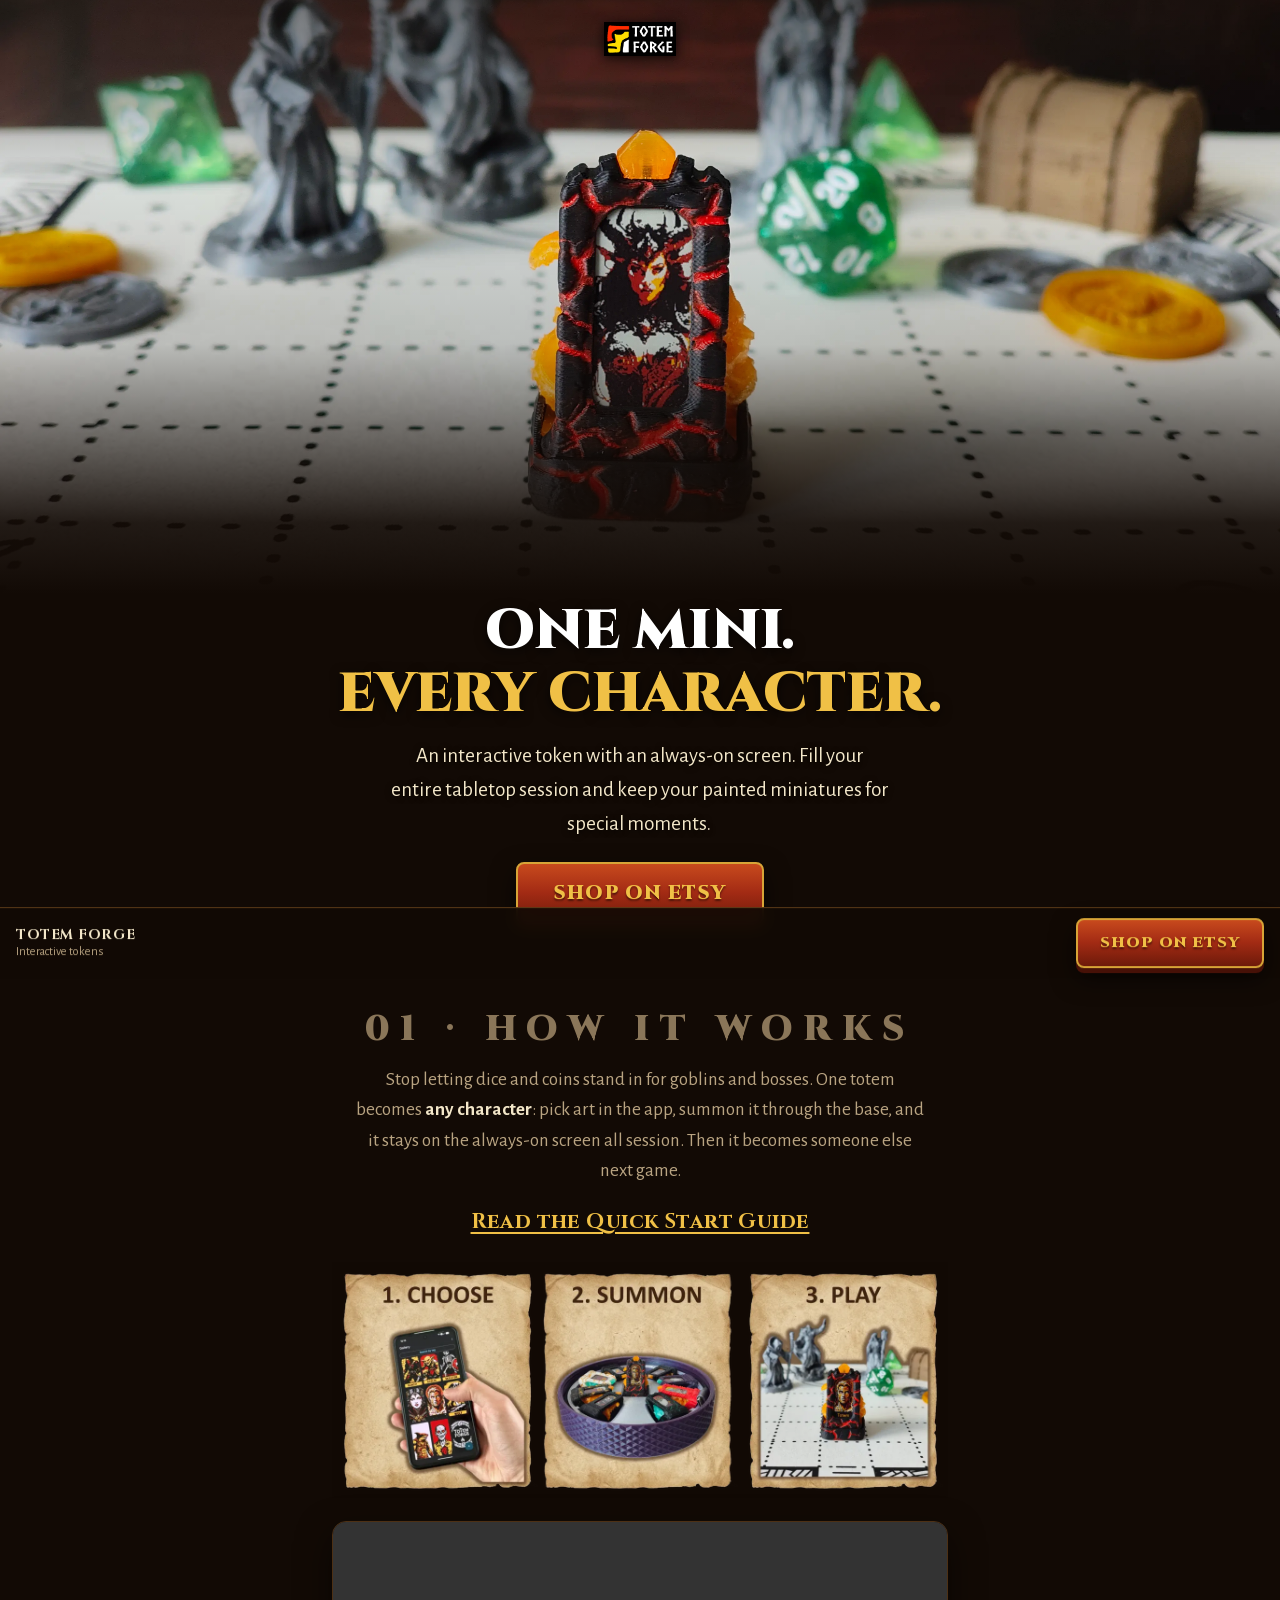
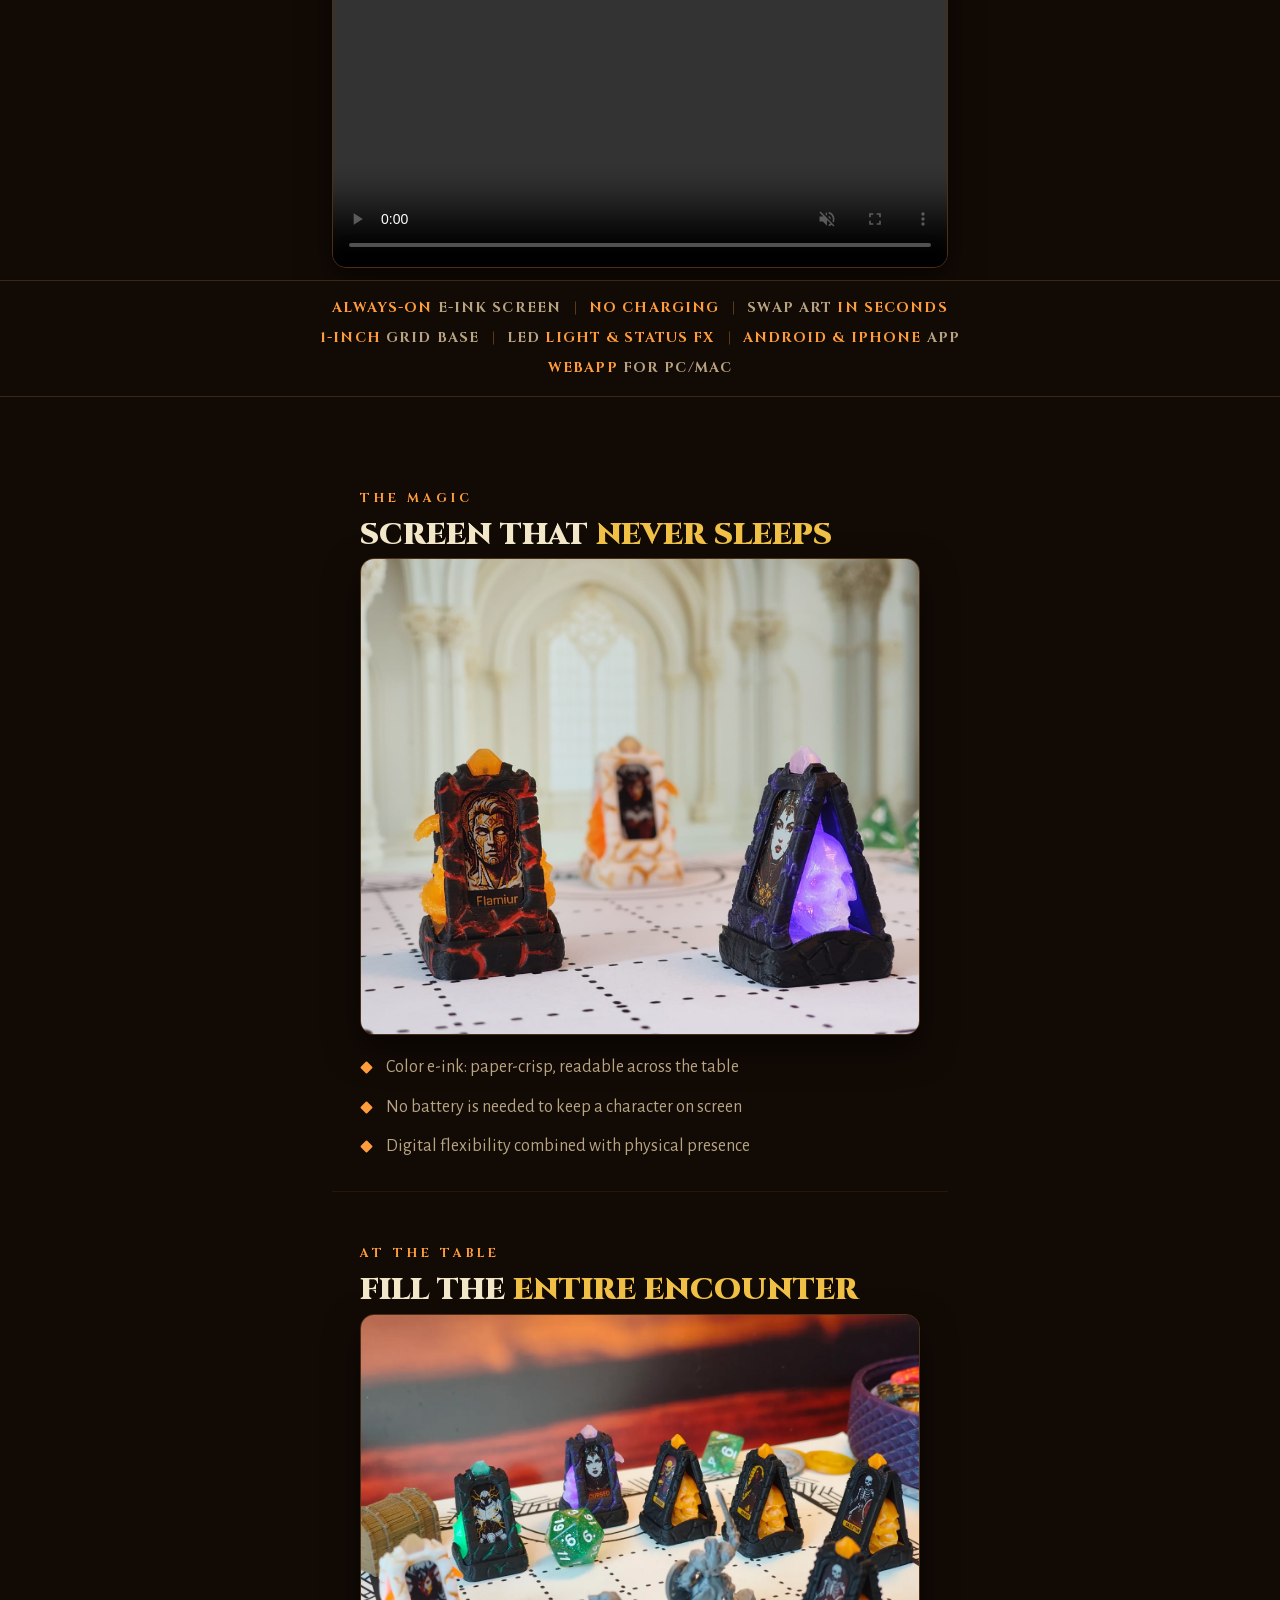
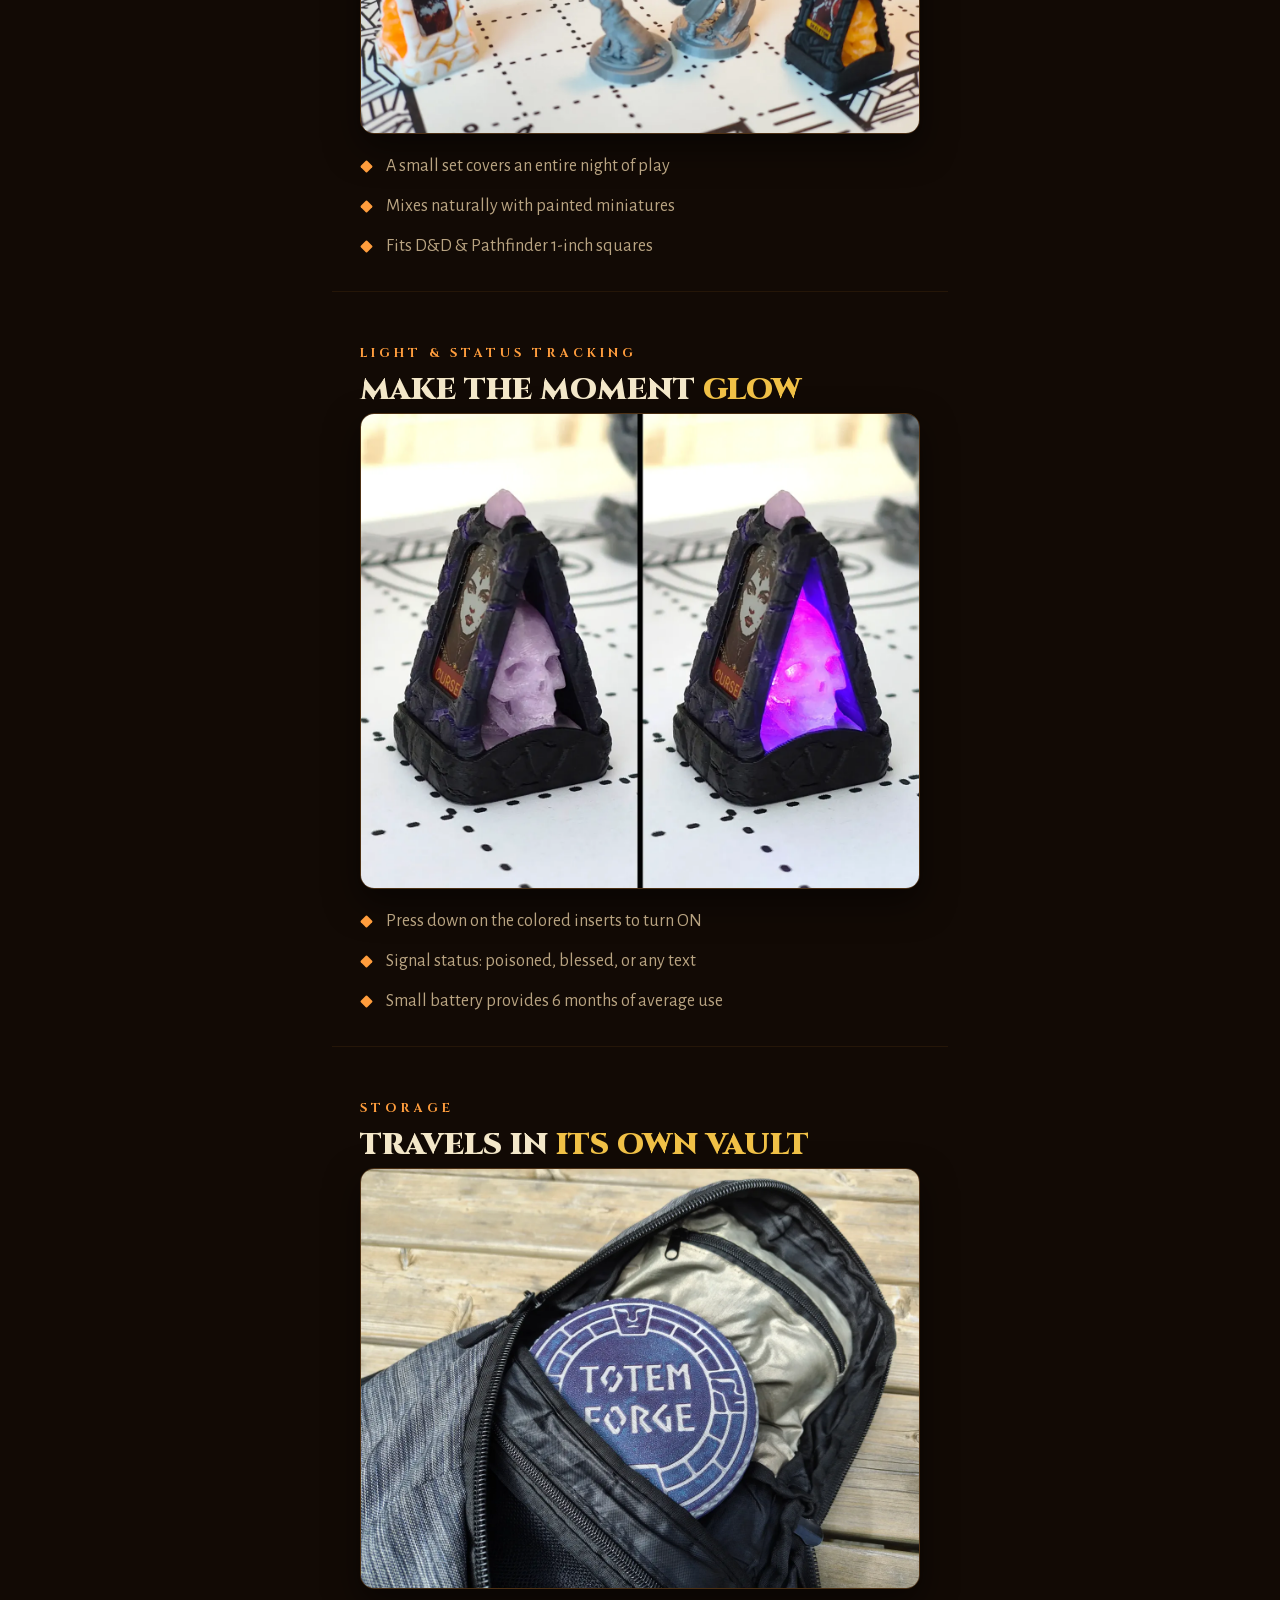
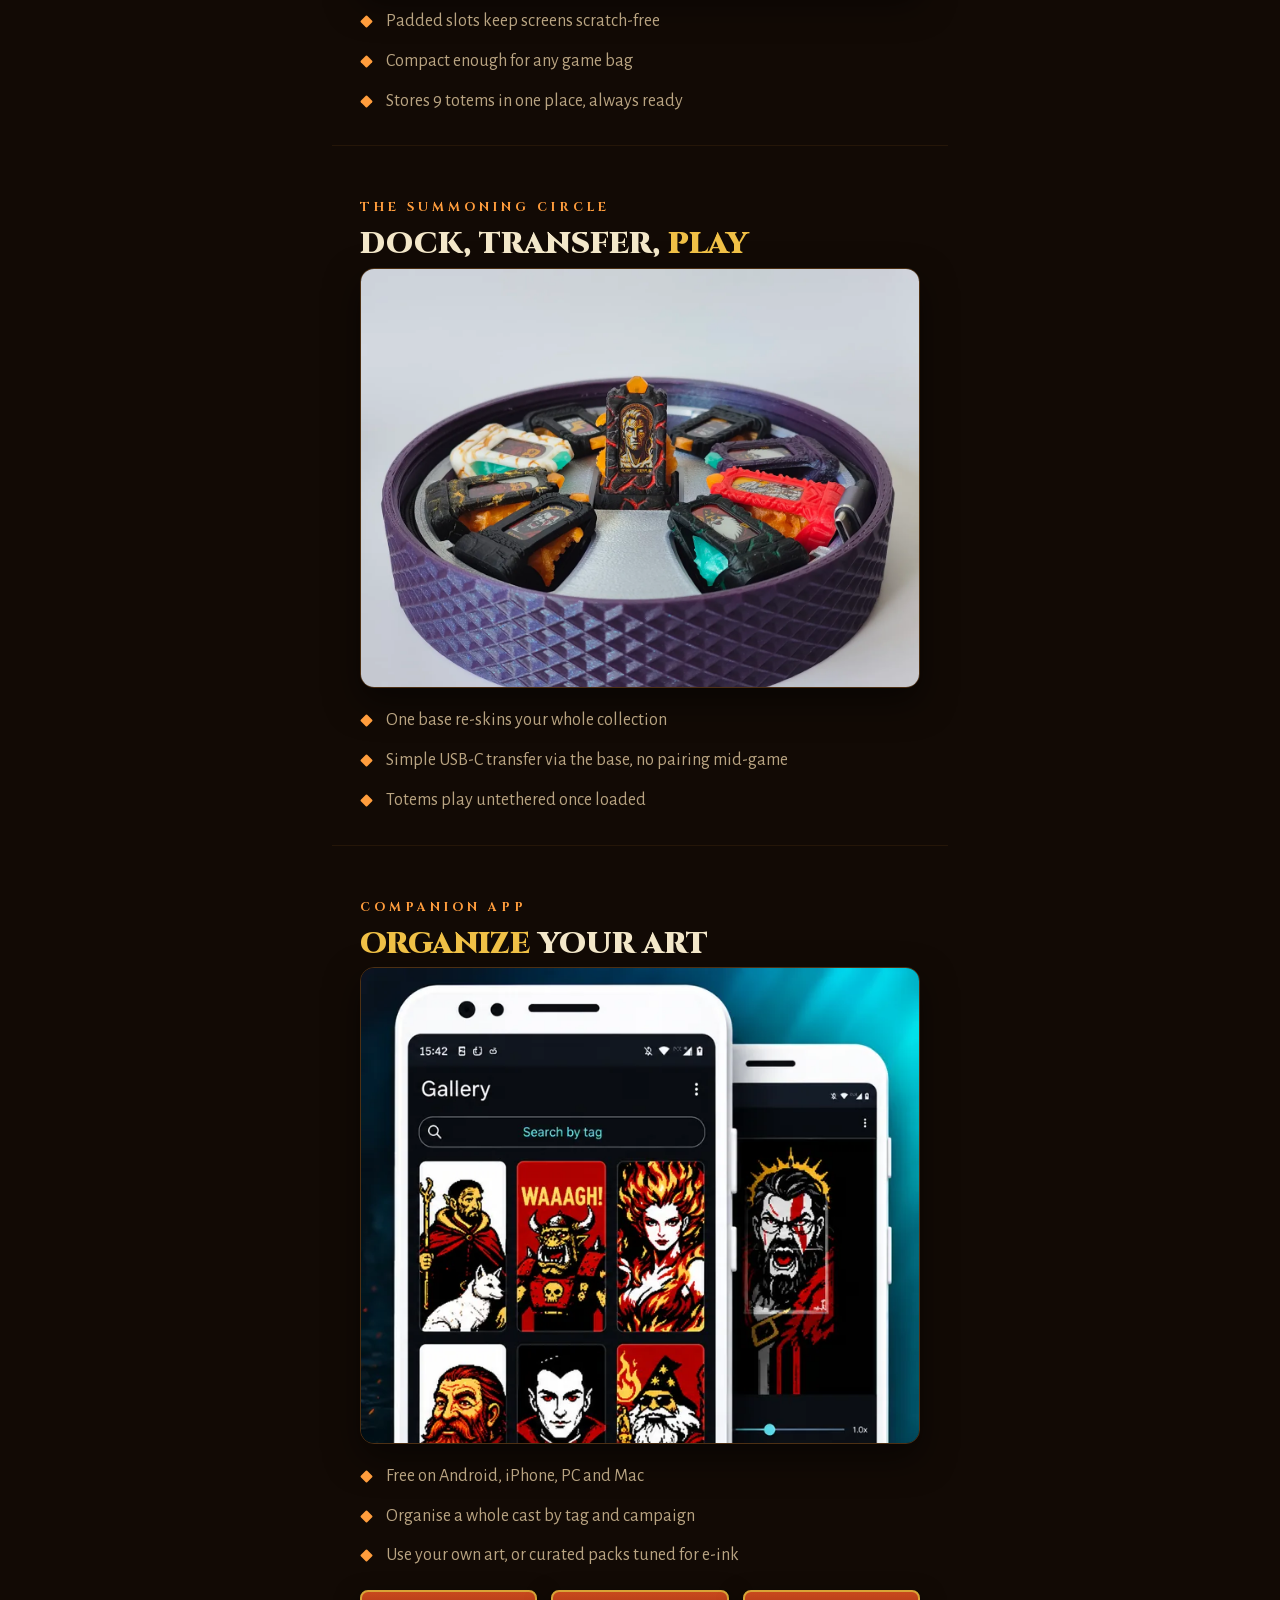
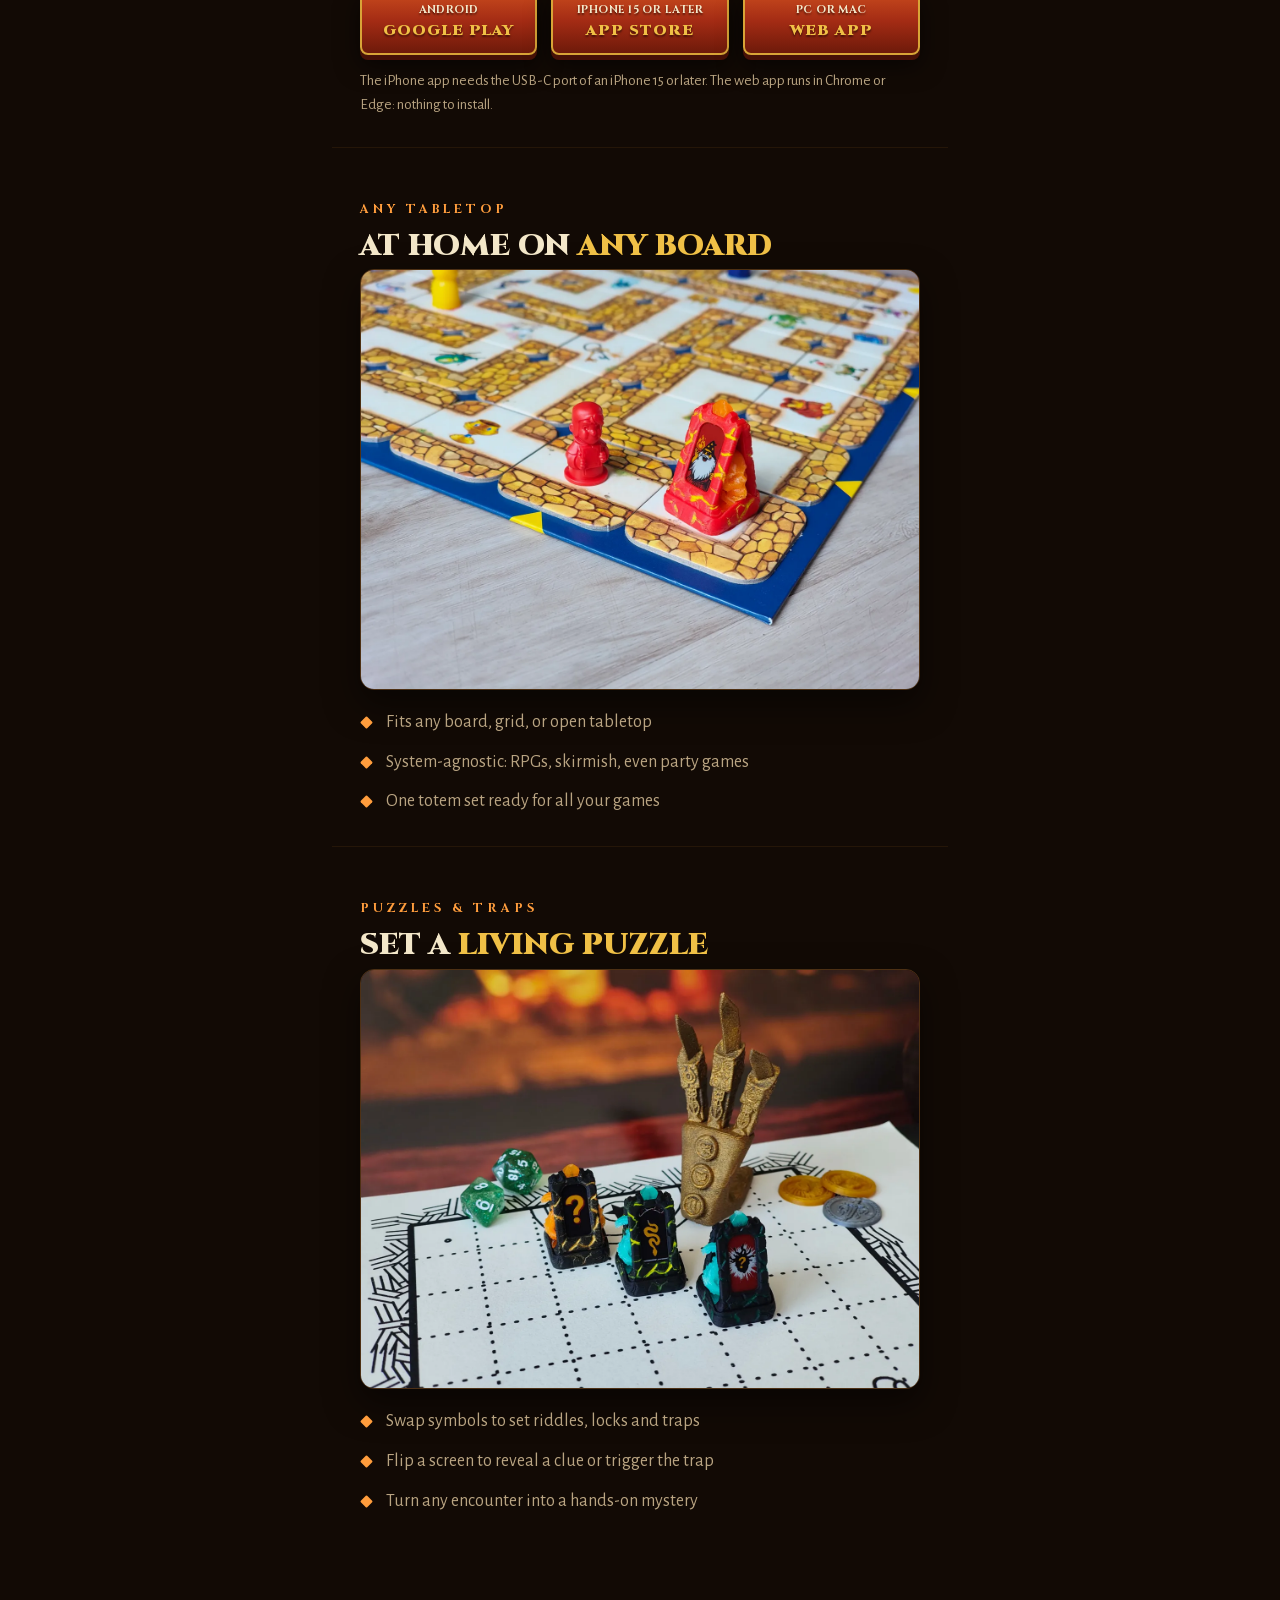
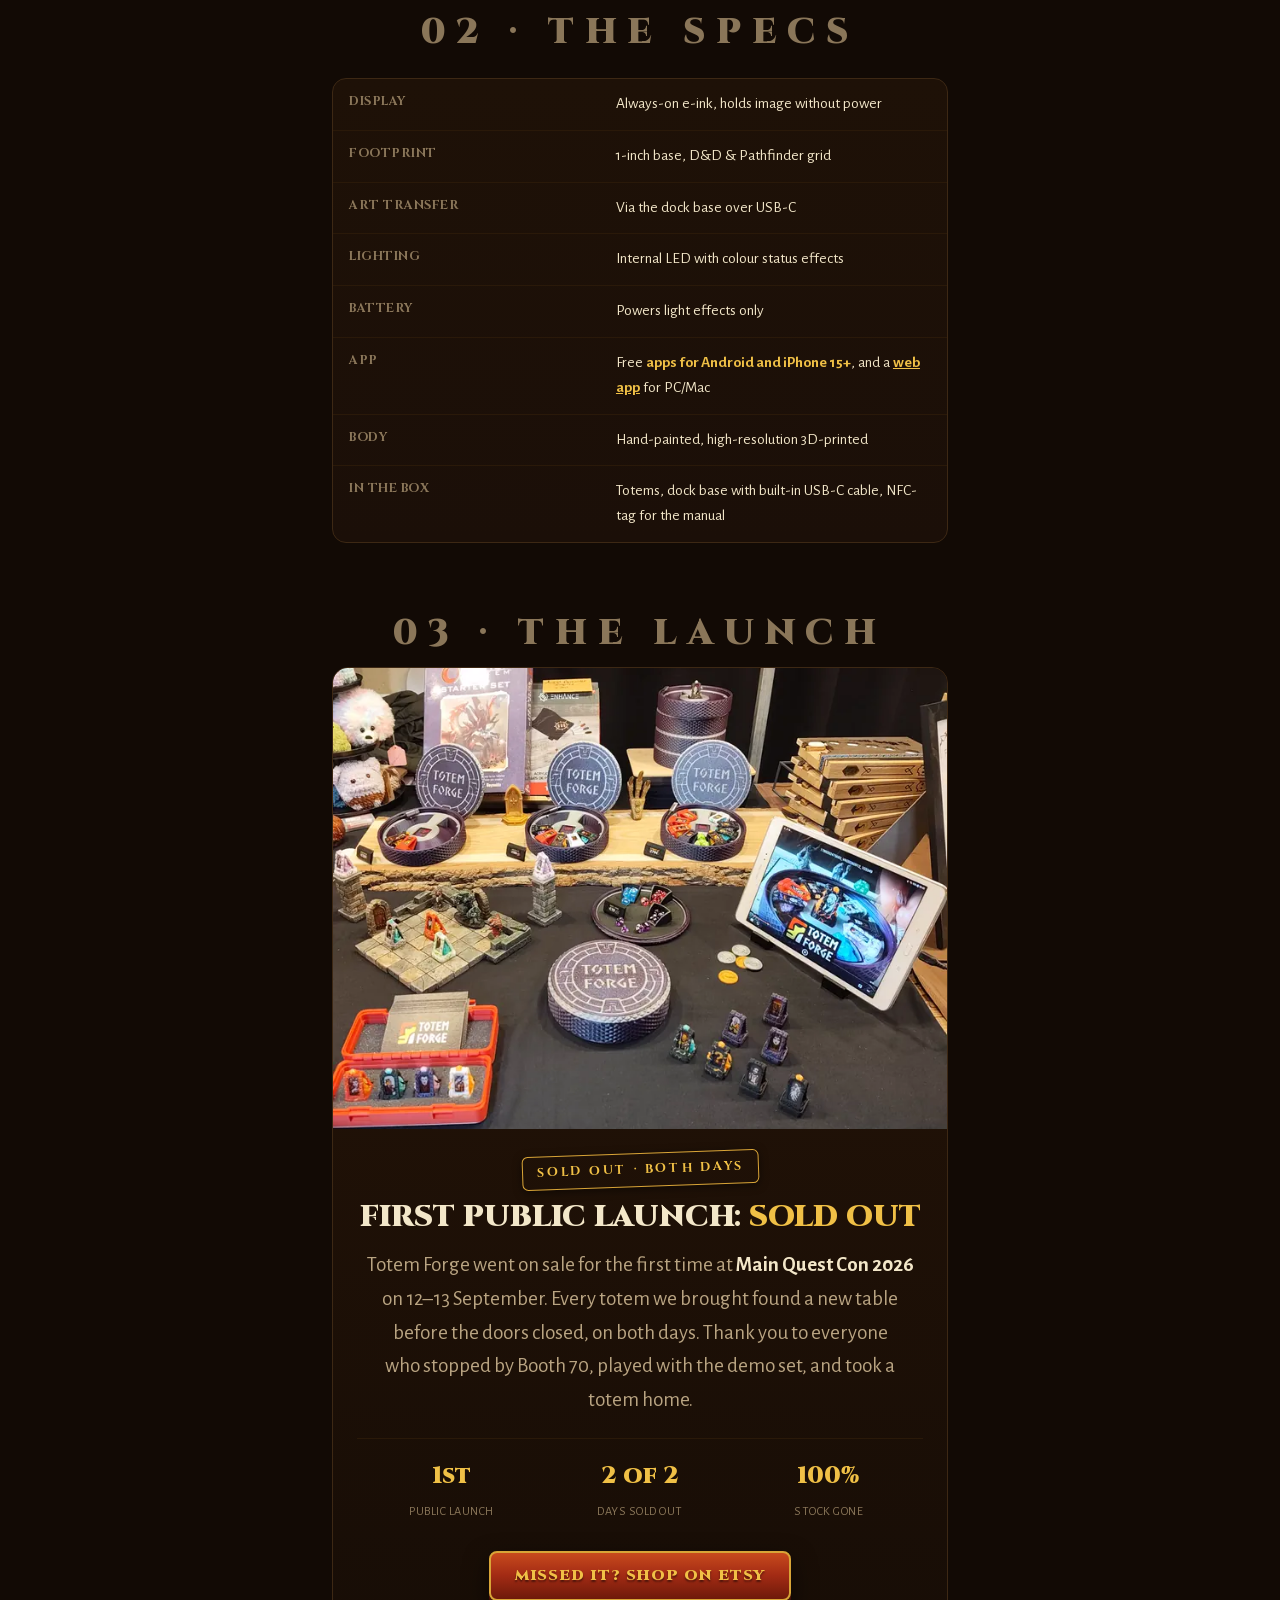
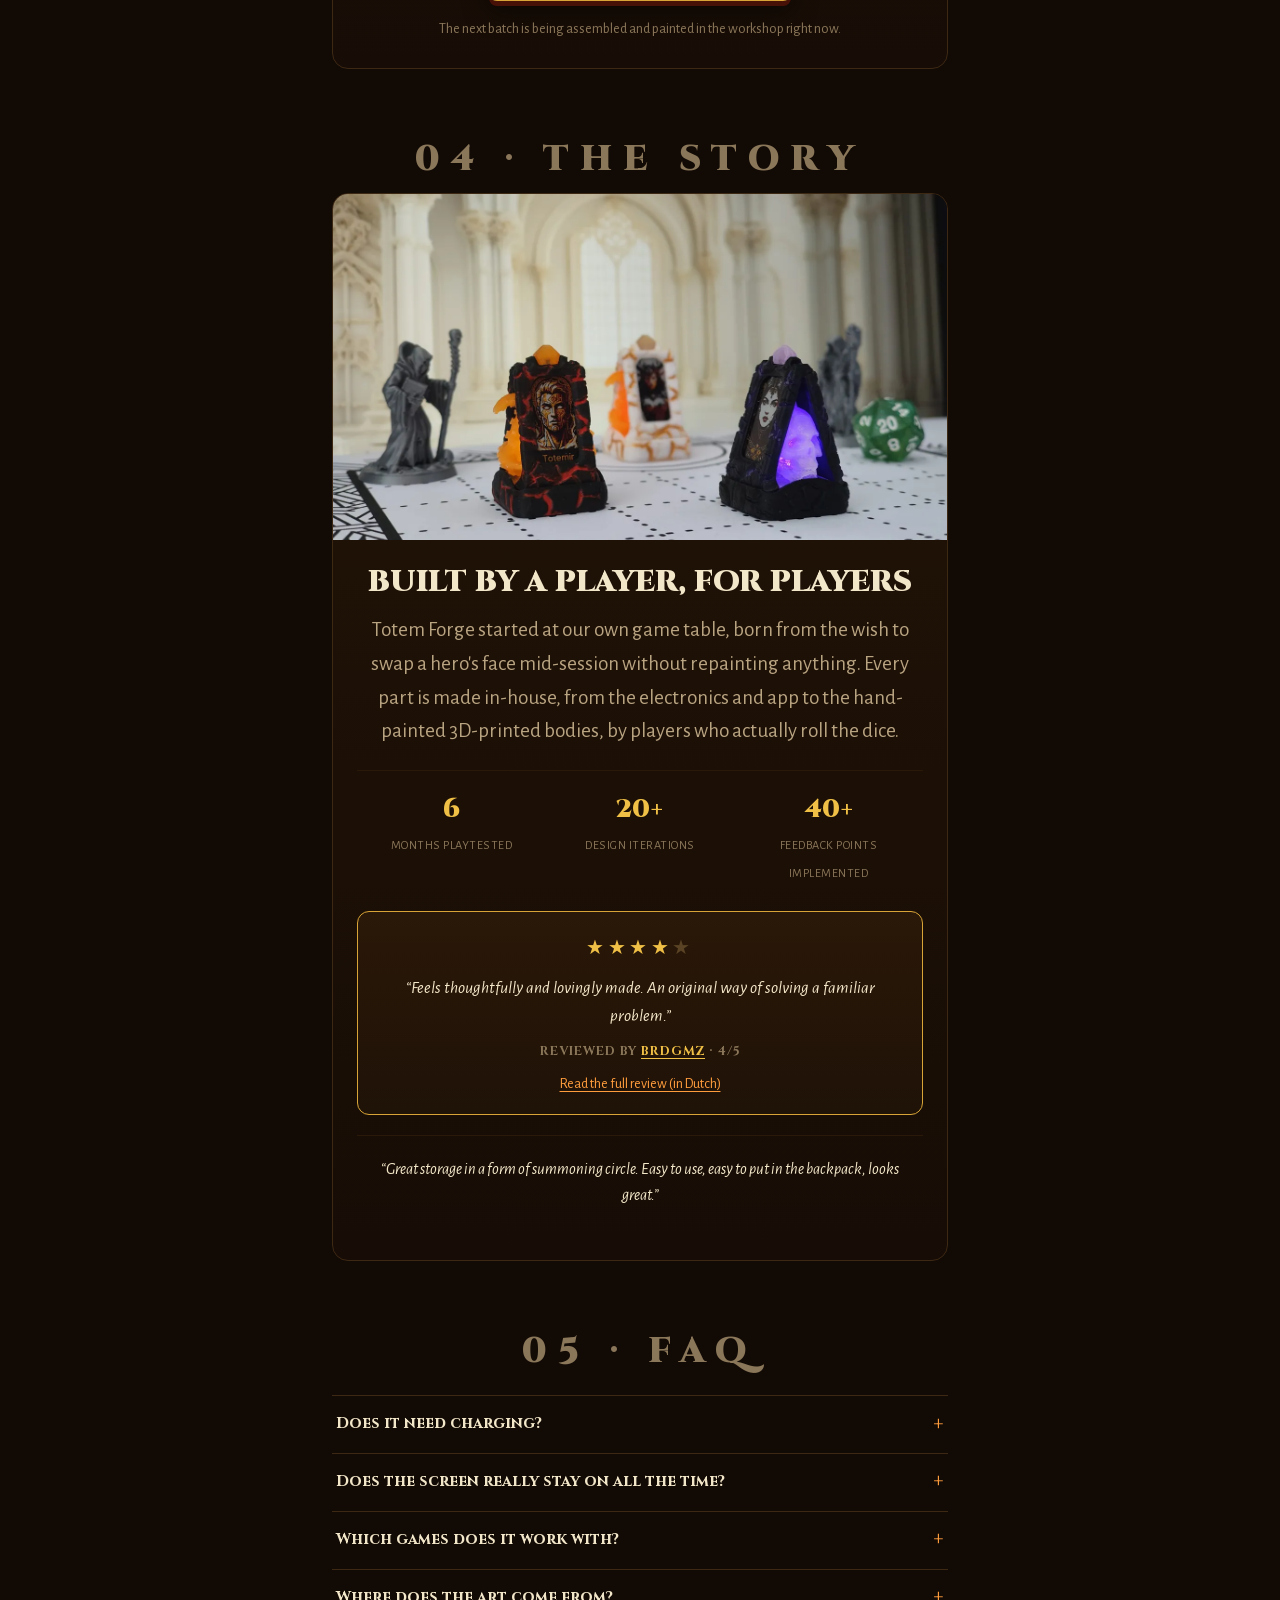
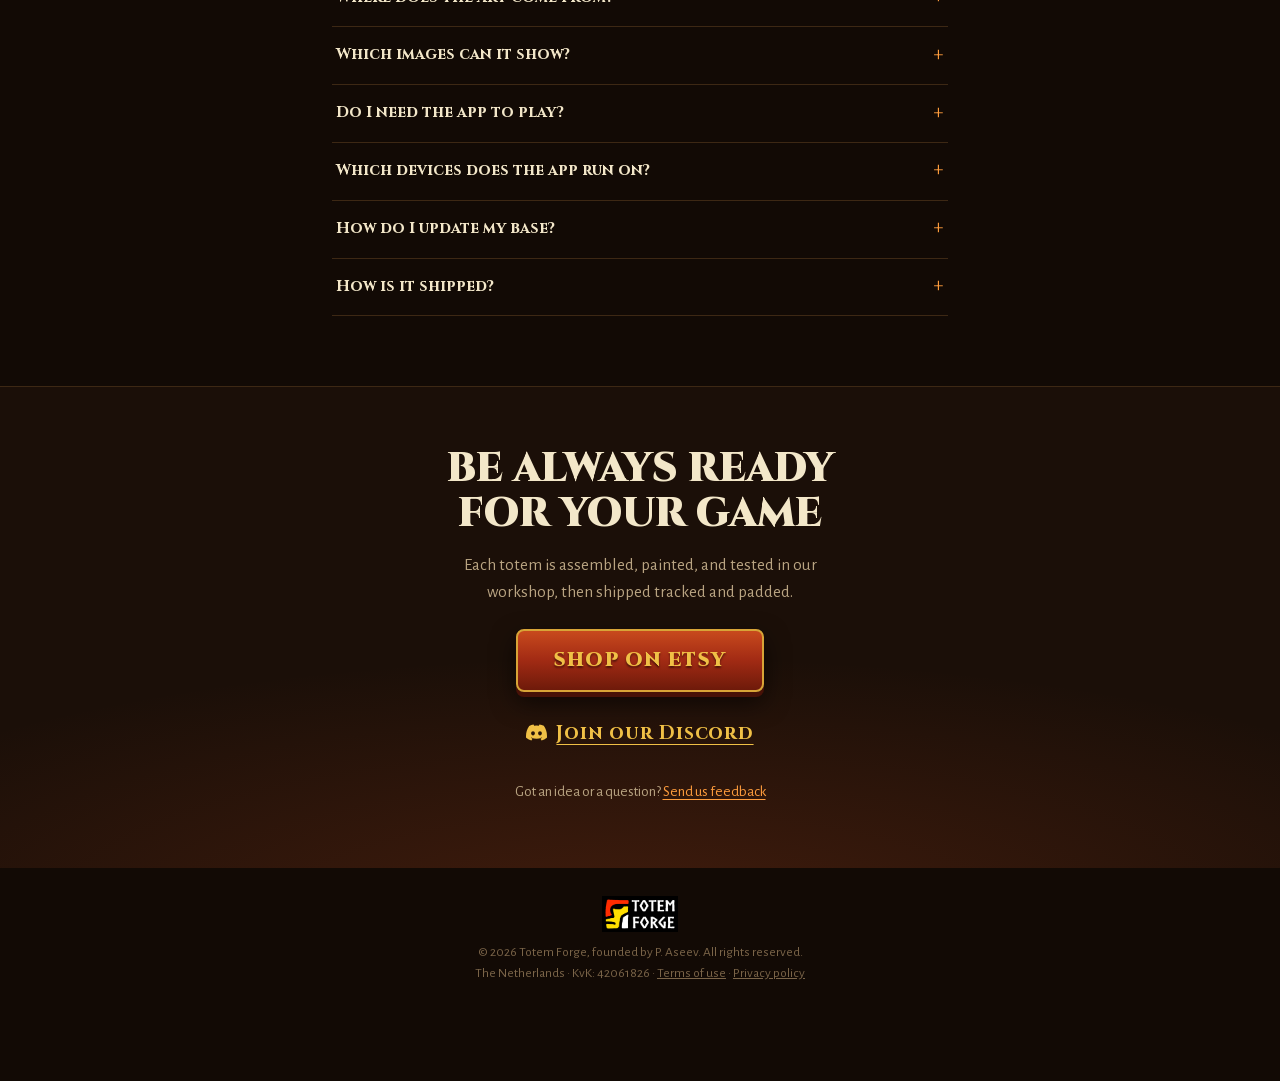
<file: index.html>
<!DOCTYPE html>
<html lang="en">
<head>
<meta charset="UTF-8">
<meta name="viewport" content="width=device-width, initial-scale=1.0, viewport-fit=cover">
<title>Totem Forge: Interactive Miniature Tokens for D&amp;D &amp; Pathfinder</title>
<link rel="canonical" href="https://totemforge.nl/">
<meta name="description" content="Totem Forge is an interactive tabletop token with an always-on e-ink screen. One mini becomes every character. Swap art from your phone or computer in seconds.">
<link rel="icon" type="image/png" href="assets/logo_icon_32.png">
<meta property="og:type" content="website">
<meta property="og:site_name" content="Totem Forge">
<meta property="og:title" content="Totem Forge: One mini. Every character.">
<meta property="og:description" content="Interactive tabletop tokens with always-on e-ink screens. Swap character art in seconds from the app.">
<meta property="og:url" content="https://totemforge.nl/">
<meta property="og:image" content="https://totemforge.nl/assets/photo-totems-closeup.jpg">
<meta name="twitter:card" content="summary_large_image">
<script type="application/ld+json">
{
  "@context": "https://schema.org",
  "@type": "FAQPage",
  "mainEntity": [
    {
      "@type": "Question",
      "name": "Does it need charging?",
      "acceptedAnswer": { "@type": "Answer", "text": "Not really. The screen itself needs no battery: e-ink holds the image physically, so the portrait stays forever without power. A small replaceable CR927 battery powers only the LED light effects, and lasts several months for normal use." }
    },
    {
      "@type": "Question",
      "name": "Does the screen really stay on all the time?",
      "acceptedAnswer": { "@type": "Answer", "text": "Yes. That's the magic of e-ink: the image is physically held by the display, so it's always visible. No backlight, no sleep mode, no power used." }
    },
    {
      "@type": "Question",
      "name": "Which games does it work with?",
      "acceptedAnswer": { "@type": "Answer", "text": "Any tabletop that uses tokens or miniatures. The 1-inch square footprint matches D&D and Pathfinder grids and blends with standard minis, so you can mix collections freely." }
    },
    {
      "@type": "Question",
      "name": "Where does the art come from?",
      "acceptedAnswer": { "@type": "Answer", "text": "Anywhere you like: import commissioned art or your own drawings, share any image straight to the app, or use our ready-made art packs tuned for e-ink." }
    },
    {
      "@type": "Question",
      "name": "Do I need the app to play?",
      "acceptedAnswer": { "@type": "Answer", "text": "Only to change what's on the screen: dock the totem on its base and connect it to your phone or computer via USB. During play the totem is fully standalone, and the portrait stays on without a phone nearby." }
    },
    {
      "@type": "Question",
      "name": "How is it shipped?",
      "acceptedAnswer": { "@type": "Answer", "text": "Each totem is assembled and tested in our workshop, then shipped tracked and padded. See the listing for current shipping regions and times." }
    }
  ]
}
</script>
<link href="assets/fonts.css" rel="stylesheet">
<style>
  :root {
    --night: #120a05;
    --night-2: #1b0f08;
    --panel: #1e1107;
    --panel-2: #25160a;
    --ember: #ff9d3d;
    --gold: #f0c046;
    --cream: #f3e7c9;
    --cream-dim: #b9a482;
    --cream-dimmer: #8a7659;
    --red: #a32b14;
    --red-hot: #c84a1d;
    --red-deep: #6e1a0a;
    --line: #3d2814;
  }
  * { margin: 0; padding: 0; box-sizing: border-box; }
  html { scroll-behavior: smooth; }
  body {
    background: var(--night);
    color: var(--cream);
    font-family: "Alegreya Sans", sans-serif;
    font-size: 17px;
    line-height: 1.6;
    -webkit-font-smoothing: antialiased;
  }
  img { display: block; max-width: 100%; }
  h1, h2, h3 { font-family: "Cinzel", serif; line-height: 1.12; text-wrap: balance; }
  p { text-wrap: pretty; }
  .wrap { max-width: 660px; margin: 0 auto; padding: 0 22px; }
  .narrow { max-width: 560px; }

  .btn-forge {
    display: inline-block;
    font-family: "Cinzel", serif;
    font-size: 19px;
    font-weight: 900;
    letter-spacing: 0.06em;
    text-transform: uppercase;
    text-decoration: none;
    text-align: center;
    color: var(--gold);
    text-shadow: 0 2px 2px rgba(0,0,0,0.5);
    background: linear-gradient(180deg, var(--red-hot) 0%, var(--red) 48%, var(--red-deep) 100%);
    border: 2px solid #d8a437;
    border-radius: 8px;
    padding: 14px 36px;
    box-shadow: 0 5px 0 #471107, 0 10px 24px rgba(0,0,0,0.6);
    transition: transform 0.12s ease, box-shadow 0.12s ease;
  }
  .btn-forge:hover { transform: translateY(-2px); }
  .btn-forge:active { transform: translateY(3px); box-shadow: 0 2px 0 #471107, 0 6px 12px rgba(0,0,0,0.5); }

  .kicker {
    display: block;
    font-family: "Cinzel", serif;
    font-size: 12.5px;
    font-weight: 700;
    letter-spacing: 0.32em;
    text-transform: uppercase;
    color: var(--ember);
  }
  .section-num {
    font-family: "Cinzel", serif;
    font-size: 24px;
    font-weight: 700;
    letter-spacing: 0.3em;
    color: var(--cream-dimmer);
  }
  .sr-only {
    position: absolute;
    width: 1px; height: 1px;
    padding: 0; margin: -1px;
    overflow: hidden;
    clip: rect(0 0 0 0);
    white-space: nowrap;
  }

  /* ============ Hero ============ */
  .hero {
    position: relative;
    overflow: hidden;
  }
  .hero-bg {
    position: relative;
    height: 54svh;
    background: url("assets/hero-animated.webp") center 52% / cover no-repeat, var(--night);
  }
  .hero-bg::after {
    content: "";
    position: absolute; inset: 0;
    z-index: 1;
    background: linear-gradient(180deg, rgba(18,10,5,0.5) 0%, rgba(18,10,5,0) 30%, rgba(18,10,5,0.15) 58%, rgba(18,10,5,0.92) 88%, var(--night) 100%);
  }
  .hero-top { position: absolute; top: 0; left: 0; right: 0; z-index: 2; display: flex; justify-content: center; padding-top: 22px; }
  .hero-top img { height: 68px; width: auto; filter: drop-shadow(0 2px 6px rgba(0,0,0,0.8)); }
  .hero-pitch { position: relative; text-align: center; padding: 6px 0 30px; }
  .hero-pitch h1 {
    font-size: clamp(34px, 9.4vw, 56px);
    font-weight: 900;
    text-transform: uppercase;
    color: #ffffff;
    text-shadow: 0 3px 12px rgba(0,0,0,0.7);
  }
  .hero-pitch h1 em { font-style: normal; color: var(--gold); }
  .hero-pitch .what {
    margin: 14px auto 0;
    max-width: 24em;
    font-size: clamp(17px, 4.6vw, 21px);
    color: var(--cream);
    text-shadow: 0 1px 6px rgba(0,0,0,0.85);
  }
  .hero-pitch .btn-forge { margin-top: 22px; }
  .hero-pitch .scroll-hint {
    display: block;
    margin-top: 18px;
    font-size: 13px;
    letter-spacing: 0.18em;
    text-transform: uppercase;
    color: var(--cream-dim);
    text-decoration: none;
  }
  .hero-pitch .scroll-hint::after {
    content: "▾";
    display: block;
    color: var(--ember);
    font-size: 16px;
    animation: bob 1.6s ease-in-out infinite;
  }
  @media (prefers-reduced-motion: reduce) { .hero-pitch .scroll-hint::after { animation: none; } }
  @keyframes bob { 0%, 100% { transform: translateY(0); } 50% { transform: translateY(5px); } }

  /* ============ Spec strip ============ */
  .specstrip {
    position: relative;
    z-index: 2;
    background: var(--night);
    border-top: 1px solid var(--line);
    border-bottom: 1px solid var(--line);
  }
  .specstrip ul {
    list-style: none;
    display: flex;
    flex-wrap: wrap;
    justify-content: center;
    gap: 8px 0;
    padding: 16px 18px;
    max-width: 720px;
    margin: 0 auto;
  }
  .specstrip li {
    font-family: "Cinzel", serif;
    font-size: 14px;
    font-weight: 700;
    letter-spacing: 0.08em;
    text-transform: uppercase;
    color: var(--cream-dim);
    padding: 0 14px;
    position: relative;
  }
  .specstrip li + li::before {
    content: "";
    position: absolute; left: 0; top: 50%;
    width: 1px; height: 13px;
    transform: translateY(-50%);
    background: #5a3a18;
  }
  .specstrip li.line-start::before { display: none; }
  .specstrip b { color: var(--ember); font-weight: 700; }

  /* ============ Feature deep-dives ============ */
  .features { padding: 40px 0 10px; }
  .feature { padding: 30px 0; }
  .feature + .feature { border-top: 1px solid #251608; }
  .feature .media {
    margin-top: 16px;
    border-radius: 14px;
    overflow: hidden;
    border: 1.5px solid #4d3014;
    background: var(--night-2);
    box-shadow: 0 14px 34px rgba(0,0,0,0.5);
  }
  .feature .media img { width: 100%; height: 100%; object-fit: cover; display: block; }
  .feature .media img[src*="app-phone"] { object-position: top; }
  .feature .media.tall img { aspect-ratio: 4 / 3.4; }
  .feature .media.wide img { aspect-ratio: 4 / 3; }
  .feature .copy { padding-top: 22px; }
  .feature .copy .kicker { margin-bottom: 10px; }
  .feature h3 {
    font-size: clamp(23px, 6vw, 30px);
    font-weight: 900;
    text-transform: uppercase;
    color: var(--cream);
  }
  .feature h3 em { font-style: normal; color: var(--gold); }
  .feature .copy p {
    margin-top: 14px;
    font-size: 17px;
    color: var(--cream-dim);
  }
  .feature .copy p b { color: var(--cream); font-weight: 700; }
  .micro {
    list-style: none;
    margin-top: 18px;
    display: grid;
    gap: 11px;
  }
  .micro li {
    position: relative;
    padding-left: 26px;
    font-size: 18px;
    color: var(--cream-dim);
  }
  .micro li::before {
    content: "";
    position: absolute; left: 2px; top: 10px;
    width: 9px; height: 9px;
    transform: rotate(45deg);
    background: var(--ember);
    border-radius: 1px;
  }
  .feature-cta { margin-top: 20px; font-size: 15px; padding: 11px 24px; }
  .app-links { display: flex; flex-wrap: wrap; gap: 14px; margin-top: 20px; }
  .app-links .btn-forge { flex: 1 1 170px; font-size: 15px; padding: 9px 12px 10px; }
  .app-links small { display: block; font-size: 11px; font-weight: 700; letter-spacing: 0.04em; color: var(--cream); }
  .feature .copy p.alt-app { font-size: 15px; }
  .alt-app a, .faq .a a, .specgrid dd a { color: var(--gold); font-weight: 700; }

  /* ============ How it works ============ */
  .how { padding: 54px 0 12px; text-align: center; }
  .how .section-num { display: block; margin-bottom: 14px; }
  .how h2 { font-size: clamp(25px, 6.6vw, 36px); font-weight: 900; text-transform: uppercase; }
  .how .lead-in { margin: 16px auto 0; max-width: 30em; font-size: clamp(17px, 4.4vw, 19px); color: var(--cream-dim); }
  .how .lead-in b { color: var(--cream); font-weight: 700; }
  .demo-video { margin-top: 22px; }
  .demo-video video {
    display: block;
    width: 100%;
    height: auto;
    aspect-ratio: 16 / 9;
    border-radius: 14px;
    border: 1.5px solid #4d3014;
    background: var(--night-2);
    box-shadow: 0 14px 34px rgba(0,0,0,0.5);
  }
  .steps { margin-top: 22px; }
  .steps img { display: block; width: 100%; height: auto; }
  .how .under { margin: 22px auto 0; max-width: 26em; font-size: 15.5px; color: var(--cream-dimmer); }
  .start-link {
    display: block;
    margin: 20px auto 0;
    font-family: "Cinzel", serif;
    font-size: clamp(18px, 4.6vw, 21px);
    font-weight: 700;
    letter-spacing: 0.02em;
    color: var(--gold);
    text-decoration: underline;
    text-underline-offset: 4px;
  }
  .start-link:hover { color: var(--ember); }

  /* ============ Tech specs ============ */
  .specs { padding: 56px 0 12px; }
  .specs .head { text-align: center; }
  .specs .section-num { display: block; margin-bottom: 14px; }
  .specs h2 { font-size: clamp(25px, 6.6vw, 36px); font-weight: 900; text-transform: uppercase; }
  .specgrid {
    margin-top: 26px;
    border: 1px solid var(--line);
    border-radius: 14px;
    overflow: hidden;
    background: linear-gradient(180deg, var(--panel), var(--night-2));
  }
  .specgrid dl { display: grid; grid-template-columns: 1fr 1.3fr; }
  .specgrid dt, .specgrid dd { padding: 13px 16px; border-bottom: 1px solid #2a1909; }
  .specgrid dt {
    font-family: "Cinzel", serif;
    font-size: 12.5px;
    font-weight: 700;
    letter-spacing: 0.04em;
    text-transform: uppercase;
    color: var(--cream-dimmer);
  }
  .specgrid dd { color: var(--cream); font-size: 15.5px; }
  .specgrid dl > :nth-last-child(1), .specgrid dl > :nth-last-child(2) { border-bottom: none; }

  /* ============ Story ============ */
  .story { padding: 58px 0 12px; }
  .story .head { text-align: center; }
  .story .section-num { display: block; margin-bottom: 14px; }
  .story h2 { font-size: clamp(25px, 6.6vw, 36px); font-weight: 900; text-transform: uppercase; }
  .story-card {
    border: 1px solid var(--line);
    border-radius: 16px;
    overflow: hidden;
    background: linear-gradient(180deg, #221306, #170d06);
  }
  .story-card img { width: 100%; aspect-ratio: 16 / 9; object-fit: cover; }
  .story-card .txt { padding: 26px 24px 28px; text-align: center; }
  .story-card .kicker { margin-bottom: 8px; }
  .story-card h3 { font-size: clamp(22px, 5.8vw, 30px); font-weight: 900; text-transform: uppercase; }
  .story-card p { margin-top: 14px; color: var(--cream-dim); font-size: 16.5px; }
  .story-card p b { color: var(--cream); font-weight: 700; }
  .story-facts {
    list-style: none;
    margin-top: 22px;
    display: grid;
    grid-template-columns: repeat(3, 1fr);
    border-top: 1px solid #2a1909;
  }
  .story-facts li { padding: 18px 8px 4px; }
  .story-facts b { display: block; font-family: "Cinzel", serif; font-size: clamp(20px, 6vw, 26px); font-weight: 900; color: var(--gold); }
  .story-facts span { font-size: 12.5px; letter-spacing: 0.04em; text-transform: uppercase; color: var(--cream-dimmer); }

  .story-press {
    margin-top: 22px;
    padding: 20px 18px 18px;
    border: 1px solid #d8a437;
    border-radius: 12px;
    background: linear-gradient(180deg, #2a1808, #1f1207);
  }
  .story-press .stars {
    display: block;
    font-size: 20px;
    letter-spacing: 0.18em;
    color: var(--gold);
  }
  .story-press .stars span { color: #5a4224; }
  .story-press .press-quote {
    margin: 10px 0 0;
    font-style: italic;
    font-size: 17.5px;
    color: var(--cream);
  }
  .story-press .press-source {
    margin-top: 12px;
    font-family: "Cinzel", serif;
    font-size: 12.5px;
    font-weight: 700;
    letter-spacing: 0.08em;
    text-transform: uppercase;
    color: var(--cream-dimmer);
  }
  .story-press .press-source a { color: var(--gold); text-decoration: underline; text-underline-offset: 3px; }
  .story-press .press-link {
    display: inline-block;
    margin-top: 10px;
    font-size: 14.5px;
    color: var(--ember);
    text-decoration: underline;
    text-underline-offset: 3px;
  }

  .story-quotes {
    position: relative;
    margin-top: 20px;
    border-top: 1px solid #2a1909;
  }
  .story-quotes blockquote {
    position: absolute;
    left: 0; right: 0; top: 0;
    margin: 0;
    padding: 20px 14px 0;
    font-style: italic;
    font-size: 16.5px;
    color: var(--cream);
    opacity: 0;
    transition: opacity 0.7s ease;
  }
  .story-quotes blockquote.on { opacity: 1; }
  /* ============ FAQ ============ */
  .faq-sec { padding: 58px 0 12px; }
  .faq-sec .head { text-align: center; }
  .faq-sec .section-num { display: block; margin-bottom: 14px; }
  .faq-sec h2 { font-size: clamp(25px, 6.6vw, 36px); font-weight: 900; text-transform: uppercase; }
  .faq { margin-top: 24px; }
  .faq details { border-bottom: 1px solid var(--line); }
  .faq details:first-of-type { border-top: 1px solid var(--line); }
  .faq summary {
    cursor: pointer;
    list-style: none;
    padding: 16px 4px;
    font-family: "Cinzel", serif;
    font-size: 15.5px;
    font-weight: 700;
    color: var(--cream);
    display: flex;
    justify-content: space-between;
    align-items: center;
    gap: 14px;
    min-height: 44px;
  }
  .faq summary::-webkit-details-marker { display: none; }
  .faq summary::after { content: "+"; font-size: 22px; color: var(--ember); flex-shrink: 0; line-height: 1; }
  .faq details[open] summary::after { content: "–"; }
  .faq .a { padding: 0 4px 18px; color: var(--cream-dim); font-size: 16px; }

  /* ============ Final CTA ============ */
  .final {
    margin-top: 58px;
    padding: 60px 0 64px;
    text-align: center;
    background:
      radial-gradient(120% 90% at 50% 110%, rgba(200, 74, 29, 0.22), transparent 60%),
      var(--night-2);
    border-top: 1px solid var(--line);
  }
  .final h2 { font-size: clamp(27px, 7.2vw, 40px); font-weight: 900; text-transform: uppercase; }
  .final p { margin: 14px auto 0; max-width: 24em; color: var(--cream-dim); }
  .final .btn-forge { margin-top: 24px; }
  .final .feedback-line { margin-top: 28px; font-size: 15px; }
  .final .feedback-line a { color: var(--ember); text-decoration: underline; text-underline-offset: 3px; }

  .final .discord-line { margin-top: 26px; }
  .final .discord-line a {
    display: inline-flex;
    align-items: center;
    gap: 9px;
    font-family: "Cinzel", serif;
    font-size: 19px;
    font-weight: 700;
    letter-spacing: 0.04em;
    color: var(--gold);
    text-decoration: underline;
    text-underline-offset: 5px;
    text-decoration-thickness: 1px;
  }
  .final .discord-line a:hover { color: #ffd76b; }
  .final .discord-line svg { width: 21px; height: 21px; fill: currentColor; flex-shrink: 0; }

  footer { padding: 28px 0 96px; text-align: center; background: var(--night); }
  footer img { height: 72px; width: auto; margin: 0 auto 10px; }
  footer p { font-size: 13.5px; color: #7a6448; }

  /* ============ Sticky buy bar ============ */
  .buybar {
    position: fixed; inset: auto 0 0 0; z-index: 50;
    display: flex; align-items: center; justify-content: space-between; gap: 14px;
    padding: 10px 16px calc(10px + env(safe-area-inset-bottom));
    background: rgba(18, 10, 5, 0.92);
    backdrop-filter: blur(8px);
    border-top: 1px solid #5a3a18;
    transform: translateY(110%);
    transition: transform 0.3s ease;
  }
  .buybar.show { transform: translateY(0); }
  .buybar .label {
    font-family: "Cinzel", serif; font-size: 14px; font-weight: 700;
    letter-spacing: 0.04em; text-transform: uppercase; color: var(--cream); line-height: 1.3;
  }
  .buybar .label small {
    display: block; font-family: "Alegreya Sans", sans-serif; font-size: 12.5px;
    font-weight: 400; letter-spacing: 0; text-transform: none; color: var(--cream-dim);
  }
  .buybar .btn-forge { font-size: 15px; padding: 11px 22px; flex-shrink: 0; }

  /* ============ Launch (Main Quest Con 2026) ============ */
  .launch { padding: 58px 0 12px; }
  .launch .head { text-align: center; }
  .launch .section-num { display: block; margin-bottom: 14px; }
  .launch h2 { font-size: clamp(25px, 6.6vw, 36px); font-weight: 900; text-transform: uppercase; }
  .launch .story-card { background: linear-gradient(180deg, #261407, #170d06); }
  .launch .story-card img { height: auto; aspect-ratio: 4 / 3; }
  .launch .story-card .txt { padding-top: 24px; }
  .launch .stamp {
    display: inline-block;
    font-family: "Cinzel", serif;
    font-size: 12.5px;
    font-weight: 700;
    letter-spacing: 0.22em;
    text-transform: uppercase;
    color: var(--gold);
    border: 1.5px solid #d8a437;
    border-radius: 6px;
    padding: 6px 14px;
    margin-bottom: 14px;
    transform: rotate(-2deg);
    box-shadow: 0 2px 8px rgba(0,0,0,0.5);
  }
  .launch h3 em { font-style: normal; color: var(--gold); }
  .launch .story-facts { grid-template-columns: repeat(3, 1fr); }
  .launch .story-facts b { font-size: clamp(18px, 5.4vw, 24px); }
  .launch .btn-forge { margin-top: 24px; font-size: 15px; padding: 11px 24px; }
  .launch .thanks { margin-top: 16px; font-size: 14.5px; color: var(--cream-dimmer); }

  /* ============ Larger screens: alternate feature layout ============ */
  @media (min-width: 760px) {
    .hero-bg { height: 66svh; }
    .hero-top img { height: 34px; }
    footer img { height: 36px; }
    .feature .copy { max-width: 560px; margin: 0 auto; }
    .feature .media { margin: 6px 0 4px; }
  }
</style>
</head>
<body>

<main>
  <!-- ============ Hero ============ -->
  <section class="hero" data-screen-label="Hero">
    <div class="hero-bg"></div>
    <div class="hero-top">
      <img src="assets/logo-horizontal.png" alt="Totem Forge">
    </div>
    <div class="wrap hero-pitch">
      <h1>ONE MINI.<br><em>EVERY CHARACTER.</em></h1>
      <p class="what">An interactive token with an always-on screen. Fill your entire tabletop session and keep your painted miniatures for special moments. </p>
            <a class="btn-forge" href="https://www.etsy.com/shop/TotemForgeNL?utm_source=totemforge.nl&amp;utm_medium=website" target="_blank" rel="noopener">SHOP ON ETSY</a>
    </div>
  </section>

  <!-- ============ How it works ============ -->
  <section class="how" id="how" data-screen-label="How it works">
    <div class="wrap">
      <h2 class="section-num">01 · HOW IT WORKS</h2>
      <p class="lead-in">Stop letting dice and coins stand in for goblins and bosses. One totem becomes <b>any character</b>: pick art in the app, summon it through the base, and it stays on the always-on screen all session. Then it becomes someone else next game.</p>
      <a class="start-link" href="start.html">Read the Quick Start Guide</a>
      <div class="steps">
        <img src="assets/how-it-works.webp" alt="Three steps: 1. Choose a portrait in the app, 2. Summon it onto a totem in the base, 3. Play with it on the battle map">
      </div>
      <div class="demo-video">
        <video id="demoVideo" src="assets/totem-demo.mp4" muted loop playsinline preload="metadata" aria-label="Demo: swapping character art on a Totem Forge token"></video>
      </div>
    </div>
  </section>

  <!-- ============ Spec strip ============ -->
  <div class="specstrip" data-screen-label="Spec strip">
    <ul>
      <li><b>Always-on</b> e-ink screen</li>
      <li><b>NO CHARGING</b></li>
      <li>SWAP ART <b>IN SECONDS</b></li>
      <li><b>1-inch</b> grid base</li>
      <li>LED <b>LIGHT &amp; STATUS FX</b></li>
      <li><b>ANDROID &amp; IPHONE</b> app</li>
      <li><b>WEBAPP</b> for PC/Mac</li>
    </ul>
  </div>

  <!-- ============ Feature deep-dives ============ -->
  <section class="features" data-screen-label="Features">
    <div class="wrap">
      <h2 class="sr-only">Features</h2>

      <article class="feature">
        <div class="inner">          <div class="copy">
            <span class="kicker">THE MAGIC</span>
            <h3>SCREEN THAT <em>NEVER SLEEPS</em></h3>
            <div class="media tall">
              <img src="assets/photo-totems-closeup.jpg" alt="Three Totem Forge minis with crisp character portraits on their screens" loading="lazy">
            </div>
            <ul class="micro">
              <li>Color e-ink: paper-crisp, readable across the table</li>
              <li>No battery is needed to keep a character on screen</li>
              <li>Digital flexibility combined with physical presence</li>
            </ul>
          </div>
        </div>
      </article>

      <article class="feature flip">
        <div class="inner">          <div class="copy">
            <span class="kicker">At the table</span>
            <h3>FILL THE <em>ENTIRE ENCOUNTER</em></h3>
            <div class="media wide">
              <img src="assets/use-minion-army.webp" alt="A full case of loaded totems beside the phone gallery" loading="lazy">
            </div>
            <ul class="micro">
              <li>A small set covers an entire night of play</li>
              <li>Mixes naturally with painted miniatures</li>
              <li>Fits D&amp;D &amp; Pathfinder 1-inch squares</li>
            </ul>
          </div>
        </div>
      </article>

      <article class="feature">
        <div class="inner">          <div class="copy">
            <span class="kicker">LIGHT &amp; STATUS TRACKING</span>
            <h3>Make the moment <em>glow</em></h3>
            <div class="media tall">
              <img src="assets/use-lighting.webp" alt="A cursed skull totem shown with its LED glow off, then on" loading="lazy">
            </div>
            <ul class="micro">
              <li>Press down on the colored inserts to turn ON</li>
              <li>Signal status: poisoned, blessed, or any text</li>
              <li>Small battery provides 6 months of average use</li>
            </ul>
          </div>
        </div>
      </article>

      <article class="feature flip">
        <div class="inner">          <div class="copy">
            <span class="kicker">Storage</span>
            <h3>Travels in <em>its own vault</em></h3>
            <div class="media wide">
              <img src="assets/use-storage.webp" alt="The round Totem Forge case tucked into a backpack pocket" loading="lazy">
            </div>
            <ul class="micro">
              <li>Padded slots keep screens scratch-free</li>
              <li>Compact enough for any game bag</li>
              <li>Stores 9 totems in one place, always ready</li>
            </ul>
          </div>
        </div>
      </article>

      <article class="feature">
        <div class="inner">          <div class="copy">
            <span class="kicker">THE SUMMONING CIRCLE</span>
            <h3>Dock, transfer, <em>PLAY</em></h3>
            <div class="media wide">
              <img src="assets/use-summoning-circle.webp" alt="Totems arranged around the circular base tray with one docked at the center" loading="lazy">
            </div>
            <ul class="micro">
              <li>One base re-skins your whole collection</li>
              <li>Simple USB-C transfer via the base, no pairing mid-game</li>
              <li>Totems play untethered once loaded</li>
            </ul>
          </div>
        </div>
      </article>

      <article class="feature flip">
        <div class="inner">          <div class="copy">
            <span class="kicker">COMPANION APP</span>
            <h3><em>ORGANIZE</em> YOUR ART</h3>
            <div class="media tall">
              <img src="assets/app-phone.webp" alt="The Totem Forge app gallery full of character portraits" loading="lazy">
            </div>
            <ul class="micro">
              <li>Free on Android, iPhone, PC and Mac</li>
              <li>Organise a whole cast by tag and campaign</li>
              <li>Use your own art, or curated packs tuned for e-ink</li>
            </ul>
            <div class="app-links">
              <a class="btn-forge" href="https://play.google.com/store/apps/details?id=com.minitoo.android&amp;utm_source=emea_Med" target="_blank" rel="noopener"><small>Android</small>Google Play</a>
              <a class="btn-forge" href="https://apps.apple.com/app/totem-forge-companion/id6825669366" target="_blank" rel="noopener"><small>iPhone 15 or later</small>App Store</a>
              <a class="btn-forge" href="app/"><small>PC or Mac</small>Web app</a>
            </div>
            <p class="alt-app">The iPhone app needs the USB-C port of an iPhone 15 or later. The web app runs in Chrome or Edge: nothing to install.</p>
          </div>
        </div>
      </article>

      <article class="feature">
        <div class="inner">          <div class="copy">
            <span class="kicker">ANY TABLETOP</span>
            <h3>At home on <em>any board</em></h3>
            <div class="media wide">
              <img src="assets/use-any-tabletop.webp" alt="A Totem Forge mini standing on a colorful children's maze board game" loading="lazy">
            </div>
            <ul class="micro">
              <li>Fits any board, grid, or open tabletop</li>
              <li>System-agnostic: RPGs, skirmish, even party games</li>
              <li>One totem set ready for all your games</li>
            </ul>
          </div>
        </div>
      </article>

      <article class="feature flip">
        <div class="inner">          <div class="copy">
            <span class="kicker">PUZZLES &amp; TRAPS</span>
            <h3>Set a <em>living puzzle</em></h3>
            <div class="media wide">
              <img src="assets/use-puzzles.webp" alt="Rune totems showing question marks, a serpent and a trap symbol arranged on a grid map" loading="lazy">
            </div>
            <ul class="micro">
              <li>Swap symbols to set riddles, locks and traps</li>
              <li>Flip a screen to reveal a clue or trigger the trap</li>
              <li>Turn any encounter into a hands-on mystery</li>
            </ul>
          </div>
        </div>
      </article>

    </div>
  </section>

  <!-- ============ Tech specs ============ -->
  <section class="specs" data-screen-label="Specs">
    <div class="wrap">
      <div class="head">
        <h2 class="section-num">02 · THE SPECS</h2>
      </div>
      <div class="specgrid">
        <dl>
          <dt>Display</dt><dd>Always-on e-ink, holds image without power</dd>
          <dt>Footprint</dt><dd>1-inch base, D&amp;D &amp; Pathfinder grid</dd>
          <dt>Art transfer</dt><dd>Via the dock base over USB-C</dd>
          <dt>Lighting</dt><dd>Internal LED with colour status effects</dd>
          <dt>Battery</dt><dd>Powers light effects only</dd>
          <dt>App</dt><dd>Free <b style="color: var(--gold); font-weight: 800;">apps for Android and iPhone 15+</b>, and a <a href="app/">web app</a> for PC/Mac</dd>
          <dt>Body</dt><dd>Hand-painted, high-resolution 3D-printed</dd>
          <dt>In the box</dt><dd>Totems, dock base with built-in USB-C cable, NFC-tag for the manual</dd>
        </dl>
      </div>
    </div>
  </section>

  <!-- ============ Launch: Main Quest Con 2026 ============ -->
  <section class="launch" id="launch" data-screen-label="Launch">
    <div class="wrap">
      <div class="head">
        <h2 class="section-num">03 · THE LAUNCH</h2>
      </div>
      <div class="story-card">
        <img src="assets/mainquestcon2026-booth.webp"
             srcset="assets/mainquestcon2026-booth-720.webp 720w, assets/mainquestcon2026-booth.webp 1200w"
             sizes="(min-width: 700px) 616px, calc(100vw - 44px)"
             width="1200" height="900"
             alt="The Totem Forge booth at Main Quest Con 2026: summoning circle cases, loaded totems on a dungeon tile, and the app demo on a tablet"
             loading="lazy">
        <div class="txt">
          <span class="stamp">Sold out · both days</span>
          <h3>First public launch: <em>sold out</em></h3>
          <p style="font-size: 21px">Totem Forge went on sale for the first time at <b>Main Quest Con 2026</b> on 12&ndash;13 September. Every totem we brought found a new table before the doors closed, on both days. Thank you to everyone who stopped by Booth 70, played with the demo set, and took a totem home.</p>
          <ul class="story-facts">
            <li><b>1st</b><span>Public launch</span></li>
            <li><b>2 of 2</b><span>Days sold out</span></li>
            <li><b>100%</b><span>Stock gone</span></li>
          </ul>
          <a class="btn-forge" href="https://www.etsy.com/shop/TotemForgeNL?utm_source=totemforge.nl&amp;utm_medium=website&amp;utm_campaign=mqc2026" target="_blank" rel="noopener">MISSED IT? SHOP ON ETSY</a>
          <p class="thanks">The next batch is being assembled and painted in the workshop right now.</p>
        </div>
      </div>
    </div>
  </section>

  <!-- ============ Story ============ -->
  <section class="story" data-screen-label="Story">
    <div class="wrap">
      <div class="head">
        <h2 class="section-num">04 · THE STORY</h2>
      </div>
      <div class="story-card">
        <img src="assets/photo-totems-table.webp" alt="Totem Forge tokens beside a classic miniature and a d20 on a battle map" loading="lazy">
        <div class="txt">
          <h3>Built by a player, for players</h3>
          <p style="font-size: 21px">Totem Forge started at our own game table, born from the wish to swap a hero's face mid-session without repainting anything. Every part is made in-house, from the electronics and app to the hand-painted 3D-printed bodies, by players who actually roll the dice.</p>
          <ul class="story-facts">
            <li><b>6</b><span>MONTHS PLAYTESTED</span></li>
            <li><b>20+</b><span>design iterations</span></li>
            <li><b>40+</b><span>FEEDBACK POINTS IMPLEMENTED</span></li>
          </ul>
          <div class="story-press">
            <span class="stars" aria-label="Rated 4 out of 5 stars">★★★★<span>★</span></span>
            <blockquote class="press-quote">“Feels thoughtfully and lovingly made. An original way of solving a familiar problem.”</blockquote>
            <p class="press-source">Reviewed by <a href="https://www.brdgmz.nl/2026/08/30/totem-forge-review/" target="_blank" rel="noopener">BRDGMZ</a> · 4/5</p>
            <a class="press-link" href="https://www.brdgmz.nl/2026/08/30/totem-forge-review/" target="_blank" rel="noopener">Read the full review (in Dutch)</a>
          </div>
          <div class="story-quotes" id="storyQuotes" aria-label="What playtesters say">
            <blockquote class="on">“Great storage in a form of summoning circle. Easy to use, easy to put in the backpack, looks great.”</blockquote>
            <blockquote>“Vivid totems which stand out!”</blockquote>
            <blockquote>“Great to keep all of your collection in one place.”</blockquote>
          </div>
        </div>
      </div>
    </div>
  </section>

  <!-- ============ FAQ ============ -->
  <section class="faq-sec" id="faq" data-screen-label="FAQ">
    <div class="wrap">
      <div class="head">
        <h2 class="section-num">05 · FAQ</h2>
      </div>
      <div class="faq">
        <details>
          <summary>Does it need charging?</summary>
          <div class="a">Not really. The screen itself needs no battery: e-ink holds the image physically, so the portrait stays forever without power. A small replaceable CR927 battery powers only the LED light effects, and lasts several months for normal use.</div>
        </details>
        <details>
          <summary>Does the screen really stay on all the time?</summary>
          <div class="a">Yes. That's the magic of e-ink: the image is physically held by the display, so it's always visible. No backlight, no sleep mode, no power used.</div>
        </details>
        <details>
          <summary>Which games does it work with?</summary>
          <div class="a">Any tabletop that uses tokens or miniatures. The 1-inch square footprint matches D&amp;D and Pathfinder grids and blends with standard minis, so you can mix collections freely.</div>
        </details>
        <details>
          <summary>Where does the art come from?</summary>
          <div class="a">Anywhere you like: import commissioned art or your own drawings, share any image straight to the app, or use our ready-made art packs tuned for e-ink.</div>
        </details>
        <details>
          <summary>Which images can it show?</summary>
          <div class="a">Any image. The 88 × 184 pixel screen has four inks: black, white, red and yellow. Other colours are converted to these four with a smart dithering algorithm that blends them into shading. Try it with your own pictures in the <a href="app/">web app</a>: the preview shows exactly how the totem will look.</div>
        </details>
        <details>
          <summary>Do I need the app to play?</summary>
          <div class="a">Only to change what's on the screen: dock the totem on its base and connect it to your phone or computer via USB. During play the totem is fully standalone, and the portrait stays on without a phone nearby.</div>
        </details>
        <details>
          <summary>Which devices does the app run on?</summary>
          <div class="a">The app is free for Android on <a href="https://play.google.com/store/apps/details?id=com.minitoo.android&amp;utm_source=emea_Med" target="_blank" rel="noopener">Google Play</a> and for iPhone on the <a href="https://apps.apple.com/app/totem-forge-companion/id6825669366" target="_blank" rel="noopener">App Store</a>. The iPhone app needs a USB-C port, so an iPhone 15 or later. On a PC or Mac, the <a href="app/">web app</a> runs in Chrome or Edge with the base plugged in over USB. To use the iPhone app or the web app, bases from the first batch need a one-time <a href="updater/">firmware update</a>, done on a PC or Mac.</div>
        </details>
        <details>
          <summary>How do I update my base?</summary>
          <div class="a">Plug the base into a PC or Mac and open the <a href="updater/">firmware updater</a> in Google Chrome. It checks your base and updates it only if needed, in about a minute.</div>
        </details>
        <details>
          <summary>How is it shipped?</summary>
          <div class="a">Each totem is assembled and tested in our workshop, then shipped tracked and padded. See the listing for current shipping regions and times.</div>
        </details>
      </div>
    </div>
  </section>

  <!-- ============ Final CTA ============ -->
  <section class="final" data-screen-label="Closing CTA">
    <div class="wrap">
      <h2>BE ALWAYS READY FOR YOUR GAME</h2>
      <p>Each totem is assembled, painted, and tested in our workshop, then shipped tracked and padded.</p>
            <a class="btn-forge" href="https://www.etsy.com/shop/TotemForgeNL?utm_source=totemforge.nl&amp;utm_medium=website" target="_blank" rel="noopener">SHOP ON ETSY</a>
            <p class="discord-line"><a href="https://discord.gg/fgyvRsuTGd" target="_blank" rel="noopener"><svg viewBox="0 0 127.14 96.36" aria-hidden="true" focusable="false"><path d="M107.7,8.07A105.15,105.15,0,0,0,81.47,0a72.06,72.06,0,0,0-3.36,6.83A97.68,97.68,0,0,0,49,6.83,72.37,72.37,0,0,0,45.64,0,105.89,105.89,0,0,0,19.39,8.09C2.79,32.65-1.71,56.6.54,80.21H.56A105.73,105.73,0,0,0,32.71,96.36,77.7,77.7,0,0,0,39.6,85.25a68.42,68.42,0,0,1-10.85-5.18c.91-.66,1.8-1.34,2.66-2a75.57,75.57,0,0,0,64.32,0c.87.71,1.76,1.39,2.66,2a68.68,68.68,0,0,1-10.87,5.19,77,77,0,0,0,6.89,11.1A105.25,105.25,0,0,0,126.6,80.22h0C129.24,52.84,122.09,29.11,107.7,8.07ZM42.45,65.69C36.18,65.69,31,60,31,53s5-12.74,11.43-12.74S54,46,53.89,53,48.84,65.69,42.45,65.69Zm42.24,0C78.41,65.69,73.25,60,73.25,53s5-12.74,11.44-12.74S96.23,46,96.12,53,91.08,65.69,84.69,65.69Z"/></svg>Join our Discord</a></p>
            <p class="feedback-line">Got an idea or a question? <a id="feedbackMail" href="#">Send us feedback</a></p>
    </div>
  </section>
</main>

<footer data-screen-label="Footer">
  <img src="assets/logo-horizontal.png" alt="Totem Forge">
  <p>© 2026 Totem Forge, founded by P. Aseev. All rights reserved.<br>
The Netherlands · KvK: 42061826 · <a href="terms.html" style="color:inherit">Terms of use</a> · <a href="privacy.html" style="color:inherit">Privacy policy</a></p>
</footer>

<!-- ============ Sticky buy bar ============ -->
<div class="buybar" id="buybar" data-screen-label="Sticky buy bar">
  <span class="label">TOTEM FORGE<small>Interactive tokens</small></span>
    <a class="btn-forge" href="https://www.etsy.com/shop/TotemForgeNL?utm_source=totemforge.nl&amp;utm_medium=website" target="_blank" rel="noopener">SHOP ON ETSY</a>
</div>

<script>
  (function () {
    var a = document.getElementById("feedbackMail");
    if (!a) return;
    var addr = ["info", "totemforge.nl"].join("@");
    a.href = "mail" + "to:" + addr;
  })();

  (function () {
    var bar = document.getElementById("buybar");
    var hero = document.querySelector(".hero");
    var final = document.querySelector(".final");
    function update() {
      var heroGone = hero.getBoundingClientRect().bottom < 0;
      var finalVisible = final.getBoundingClientRect().top < window.innerHeight;
      bar.classList.toggle("show", heroGone && !finalVisible);
    }
    window.addEventListener("scroll", update, { passive: true });
    window.addEventListener("resize", update);
    update();
  })();

  (function () {
    var box = document.getElementById("storyQuotes");
    if (!box) return;
    var quotes = box.querySelectorAll("blockquote");
    function size() {
      var max = 0;
      quotes.forEach(function (q) { max = Math.max(max, q.offsetHeight); });
      box.style.minHeight = (max + 24) + "px";
    }
    size();
    window.addEventListener("resize", size);
    window.addEventListener("load", size);
    var i = 0;
    setInterval(function () {
      quotes[i].classList.remove("on");
      i = (i + 1) % quotes.length;
      quotes[i].classList.add("on");
    }, 4500);
  })();

  // No separator before the first item of each wrapped line in the spec strip
  (function () {
    var items = document.querySelectorAll(".specstrip li");
    function mark() {
      var top = null;
      items.forEach(function (li) {
        li.classList.toggle("line-start", li.offsetTop !== top);
        top = li.offsetTop;
      });
    }
    mark();
    window.addEventListener("resize", mark);
    window.addEventListener("load", mark);
  })();

  (function () {
    var vid = document.getElementById("demoVideo");
    if (!vid) return;
    if (window.matchMedia("(prefers-reduced-motion: reduce)").matches || !("IntersectionObserver" in window)) {
      vid.controls = true;
      return;
    }
    var io = new IntersectionObserver(function (entries) {
      entries.forEach(function (e) {
        if (e.isIntersecting) {
          vid.play().catch(function () { vid.controls = true; });
        } else {
          vid.pause();
        }
      });
    }, { threshold: 0.4 });
    io.observe(vid);
  })();
</script>
</body>
</html>
</file>
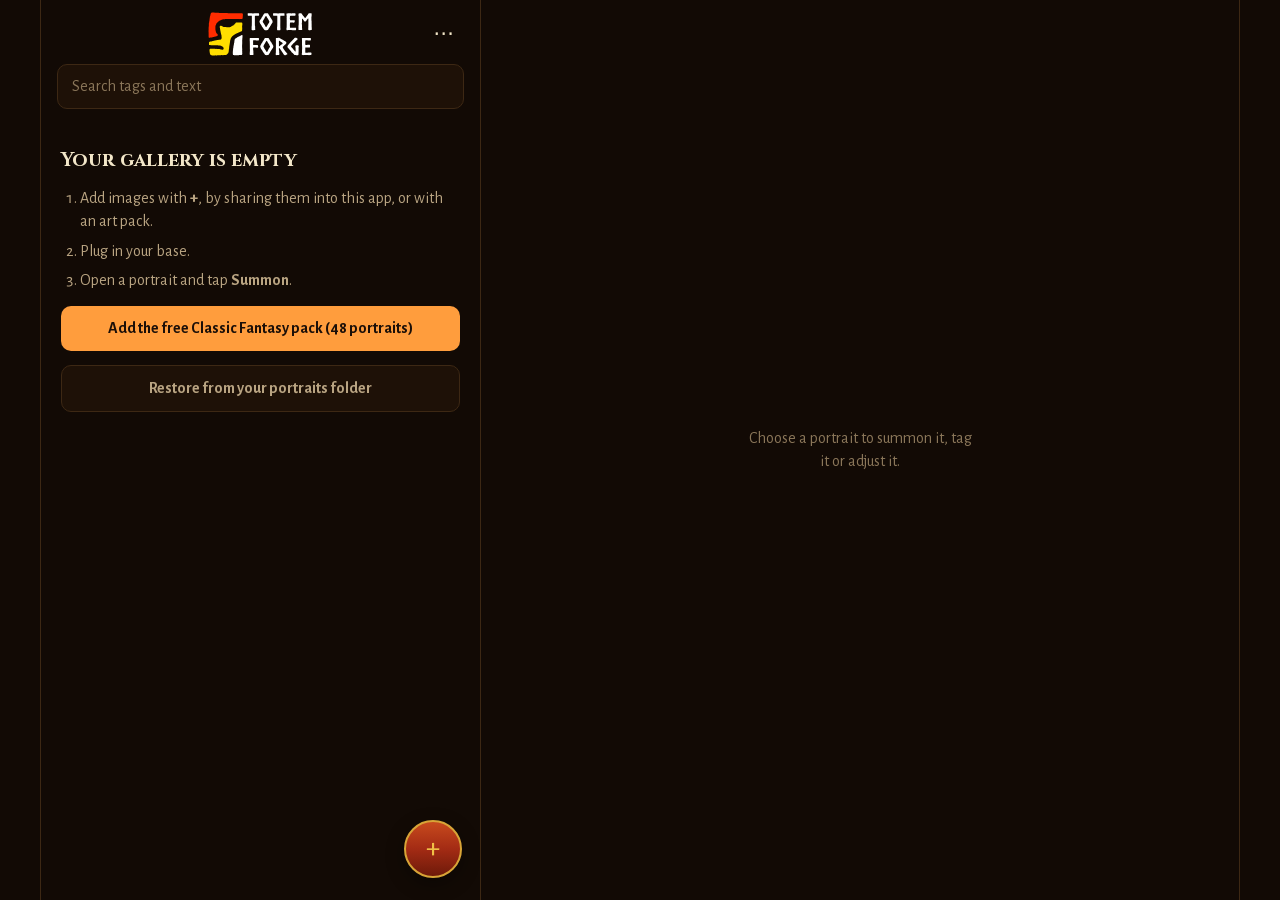
<file: app/index.html>
<!doctype html>
<!-- © 2026 Totem Forge. All rights reserved. See https://totemforge.nl/terms.html -->
<html lang="en">
<head>
<meta charset="utf-8">
<meta name="viewport" content="width=device-width, initial-scale=1, maximum-scale=1, user-scalable=no, viewport-fit=cover">
<meta name="color-scheme" content="dark">
<title>Totem Forge</title>
<link rel="icon" type="image/png" href="icon.png">
<link rel="manifest" href="manifest.webmanifest">
<link rel="apple-touch-icon" href="icons/apple-touch-icon.png">
<meta name="theme-color" content="#120a05">
<link rel="stylesheet" href="css/fonts.css">
<link rel="stylesheet" href="css/app.css">
</head>
<body>
<div class="app" id="app">
  <!-- Totem Forge logo, traced from the website logo with smoothed edges (tools/trace_logo.py) -->
  <svg width="0" height="0" style="position:absolute" aria-hidden="true">
    <symbol id="logo" viewBox="0 0 832 351">
    <path fill="#FF2C00" fill-rule="evenodd" d="M9.0 204.8C7.9 204.4 7.2 203.9 6.5 202.7C5.0 200.4 5.0 200.5 5.0 179.5C5.0 161.0 5.0 160.3 4.5 157.8C3.9 155.2 3.9 155.1 4.4 152.7C4.7 150.5 4.8 147.8 5.0 135.5C5.2 123.2 5.3 120.6 5.6 119.4C5.8 118.6 6.0 117.3 6.0 116.5C6.0 115.7 6.2 114.2 6.5 113.0C6.9 111.1 7.0 109.9 7.0 101.5C7.0 92.1 7.0 92.1 7.9 88.5C8.6 85.7 8.9 84.1 9.0 81.5C9.2 78.6 9.3 77.8 10.0 76.0C10.5 74.5 10.9 73.1 11.0 71.4C11.1 70.0 11.4 68.2 11.6 67.4C11.8 66.5 12.0 64.7 12.0 63.0C12.0 61.1 12.2 59.4 12.5 58.0C12.8 56.8 13.0 54.9 13.0 53.6C13.0 52.0 13.3 50.1 13.9 47.1C14.4 44.8 14.9 41.5 15.0 39.9C15.2 37.0 15.2 36.9 16.5 34.4C17.5 32.4 17.8 31.5 18.0 30.0C18.1 28.9 18.6 26.7 19.0 25.0C19.4 23.3 19.9 21.1 20.0 20.1C20.1 19.1 20.6 17.5 21.0 16.6C21.4 15.6 21.8 14.3 22.0 13.5C22.5 11.4 23.0 10.5 25.2 8.5C28.7 5.0 31.1 4.3 39.6 4.1C44.8 4.0 45.7 4.0 48.0 4.5C49.5 4.8 51.5 5.0 53.0 5.0C54.5 5.0 56.5 5.2 58.0 5.5C60.3 5.9 61.5 6.0 70.5 6.0C79.5 6.0 80.7 6.1 83.0 6.5C84.5 6.8 86.5 7.0 88.0 7.0C89.5 7.0 91.5 7.2 93.0 7.5C95.4 8.0 96.5 8.0 121.0 8.0C145.5 8.0 146.6 8.0 149.0 8.5C151.2 8.9 152.6 9.0 159.1 9.0C165.3 9.0 166.9 9.1 168.2 9.4C169.7 9.8 174.4 9.9 219.8 10.0C269.7 10.1 269.7 10.1 271.3 10.9C277.3 14.0 279.3 16.9 278.4 21.4C278.1 22.7 278.0 24.7 278.0 28.1C278.0 31.9 277.9 33.3 277.5 35.0C277.1 36.7 277.0 38.1 277.0 41.4C277.0 44.7 276.9 46.2 276.5 48.4C275.6 53.0 275.5 53.0 274.4 54.2C272.7 55.7 271.6 56.0 266.1 56.0C262.5 56.0 261.0 56.1 259.0 56.5C255.8 57.1 254.2 57.1 251.0 56.5C248.5 56.0 247.5 56.0 213.5 56.0C179.5 56.0 178.5 56.0 176.0 55.5C172.8 54.9 170.2 54.9 167.0 55.5C164.7 56.0 163.5 56.0 153.0 56.0C142.5 56.0 141.3 56.0 139.0 56.5C137.6 56.8 135.8 57.0 134.9 57.0C134.1 57.0 132.6 57.2 131.6 57.4C130.5 57.7 127.9 57.9 124.5 58.0C119.5 58.2 119.0 58.2 117.4 58.9C116.4 59.2 114.6 59.8 113.4 60.0C111.9 60.3 110.5 60.9 109.1 61.6C108.0 62.3 106.0 63.1 104.7 63.6C103.4 64.1 99.1 66.1 95.1 68.2C88.2 71.7 87.8 71.9 85.5 74.0C84.2 75.2 82.5 76.7 81.6 77.3C80.8 77.9 78.8 79.8 77.2 81.4C75.7 83.0 73.5 85.2 72.5 86.2C70.3 88.4 69.8 89.1 66.9 94.0C65.6 96.2 64.5 98.4 64.1 99.6C63.7 100.7 63.1 102.2 62.7 103.0C62.4 103.8 61.4 106.3 60.6 108.6C59.1 112.9 59.1 112.9 59.0 125.6C59.0 137.5 59.0 138.6 59.5 141.1C61.2 150.7 61.9 153.7 62.7 156.2C63.3 157.8 63.9 159.9 64.1 160.8C64.5 162.4 64.9 163.3 68.0 168.8C68.4 169.5 70.4 171.8 72.5 174.0C77.1 178.7 77.9 180.0 77.9 183.0C77.9 185.3 77.1 187.1 75.4 189.0C73.8 190.6 72.2 191.4 66.8 193.2C64.2 194.1 61.1 195.2 59.9 195.8C58.2 196.6 57.3 196.8 55.4 197.0C53.9 197.2 52.4 197.5 51.0 198.0C49.2 198.7 48.4 198.8 45.6 199.0C42.3 199.2 42.3 199.2 39.7 200.5C37.6 201.5 36.7 201.8 35.0 202.0C33.8 202.2 32.4 202.4 31.9 202.5C31.3 202.7 29.4 202.9 27.6 203.0C24.7 203.2 24.2 203.2 22.5 204.0C20.6 204.9 20.6 204.9 15.1 204.9C12.1 205.0 9.3 204.9 9.0 204.8Z"/>
    <path fill="#FFDE00" fill-rule="evenodd" d="M32.2 346.7C31.7 346.6 30.5 346.2 29.5 345.8C28.5 345.4 26.4 344.7 25.0 344.3C21.5 343.2 20.1 342.2 18.4 339.6C16.6 336.9 16.2 336.1 16.0 333.5C15.8 331.9 15.6 330.8 15.0 329.5C14.2 327.7 14.1 327.5 14.0 323.4C13.8 319.6 13.7 318.7 12.9 315.4C12.0 311.7 12.0 311.7 12.1 305.4C12.1 300.0 12.2 299.0 12.6 298.1C13.2 296.7 14.4 295.6 15.8 295.2C16.4 295.1 18.1 294.6 19.6 294.0C22.4 293.1 22.4 293.1 36.6 293.1C50.9 293.1 50.9 293.1 53.4 293.9C56.9 295.0 57.9 295.1 61.0 294.5C64.0 293.9 66.0 293.9 68.2 294.4C69.5 294.7 72.0 294.8 78.9 295.0C87.9 295.1 87.9 295.1 90.0 296.0C91.7 296.6 92.7 296.8 95.0 297.0C97.5 297.2 98.3 297.3 100.9 298.4C102.6 299.0 104.9 299.7 105.9 299.9C107.0 300.1 108.7 300.7 109.6 301.1C112.2 302.2 115.2 302.2 117.5 301.1C119.3 300.2 123.5 296.3 124.4 294.6C125.6 292.3 124.9 287.0 122.9 283.2C122.2 281.7 117.2 276.6 115.4 275.3C113.8 274.3 108.0 271.7 106.0 271.2C105.0 270.9 102.8 270.3 101.1 269.9C95.3 268.2 95.3 268.2 90.0 268.0C85.3 267.8 84.6 267.7 82.0 267.0C79.1 266.2 79.1 266.2 65.0 266.0C53.3 265.8 50.6 265.7 49.2 265.4C47.9 265.1 45.8 265.0 35.5 265.0C25.4 265.0 23.1 264.9 21.6 264.6C20.7 264.4 17.9 264.1 15.5 264.0C10.7 263.8 10.1 263.7 8.9 262.3C8.0 261.2 8.0 260.4 8.0 251.2C8.1 243.1 8.1 243.1 8.8 241.7C10.5 238.0 13.5 236.5 19.9 236.0C22.9 235.8 28.1 234.6 33.5 233.0C34.8 232.6 36.8 232.2 37.9 232.0C39.0 231.9 41.0 231.3 42.4 230.9C43.8 230.4 45.1 230.0 45.4 230.0C45.7 230.0 47.5 229.6 49.5 229.1C51.5 228.6 54.2 228.1 55.4 228.0C57.1 227.8 58.2 227.6 59.5 227.0C61.1 226.3 61.8 226.1 64.0 226.0C66.3 225.8 67.0 225.7 68.4 225.0C71.8 223.4 72.6 223.2 76.9 223.0C79.1 222.9 81.7 222.6 82.6 222.4C83.8 222.1 85.7 222.0 88.5 222.0C91.2 222.0 93.2 221.9 94.4 221.6C95.3 221.4 97.2 221.1 98.4 221.0C101.3 220.7 102.2 220.3 104.5 217.8C106.6 215.6 107.4 214.1 107.8 211.2C107.9 210.4 108.3 208.5 108.5 207.1C109.1 204.0 109.1 202.7 108.5 200.0C108.1 198.3 108.0 196.9 108.0 193.5C108.0 188.6 107.9 187.9 106.2 183.6C105.4 181.3 105.2 180.5 105.0 178.1C104.9 175.8 104.7 175.1 104.0 173.5C103.4 172.2 103.2 171.1 103.0 169.4C102.8 167.9 102.5 166.4 102.0 165.0C101.3 163.2 101.2 162.4 101.0 159.6C100.9 156.7 100.7 156.2 100.0 154.6C99.6 153.5 99.1 152.0 99.0 150.9C98.9 149.9 98.6 148.4 98.4 147.5C98.2 146.6 98.0 145.5 98.0 145.0C98.0 144.5 97.5 142.3 97.0 140.0C96.3 137.0 96.0 135.3 96.0 134.0C96.0 132.5 95.7 130.8 94.6 126.5C93.7 123.0 93.2 120.3 93.2 119.5C93.2 114.3 97.4 110.1 102.6 110.1C105.1 110.1 106.1 110.5 108.9 112.2C111.8 114.1 116.1 116.0 120.2 117.4C124.4 118.8 124.4 118.8 128.8 119.0C132.8 119.2 133.3 119.3 135.5 120.0C137.9 120.8 137.9 120.8 149.0 121.0C156.4 121.1 160.4 121.3 161.0 121.5C162.1 121.8 163.9 121.8 165.0 121.5C165.5 121.3 167.7 121.1 169.9 121.0C173.9 120.8 173.9 120.8 177.2 119.5C179.4 118.6 181.3 117.7 182.6 116.8C183.7 116.0 185.4 115.1 186.4 114.7C189.0 113.7 189.7 113.3 190.9 112.2C192.3 111.0 193.6 110.4 195.5 110.0C197.9 109.6 198.8 109.1 202.0 106.7C204.0 105.2 205.5 103.9 206.5 102.6C207.7 101.2 208.6 100.4 210.3 99.4C212.8 97.8 213.9 96.6 215.0 94.5C215.4 93.7 216.4 92.2 217.3 91.2C218.2 90.2 219.4 88.7 220.0 87.8C222.5 84.1 223.2 84.0 238.4 84.0C249.5 84.0 250.7 84.0 253.0 83.5C256.1 82.9 260.7 82.8 263.3 83.4C264.3 83.6 265.9 83.9 266.9 84.0C271.6 84.6 274.4 88.1 274.3 93.2C274.3 97.3 273.8 104.0 273.4 105.6C273.2 106.4 273.0 107.7 273.0 108.5C273.0 109.3 272.8 110.8 272.5 112.0C272.2 113.3 272.0 115.0 272.0 116.5C272.0 118.0 272.2 119.7 272.5 121.0C272.9 122.9 273.0 124.1 273.0 131.0C273.0 137.9 272.9 139.1 272.5 141.0C272.2 142.4 272.0 144.1 272.0 145.9C272.0 151.4 271.2 152.3 263.4 154.9C254.1 158.0 251.3 159.2 248.0 161.5C246.7 162.4 244.9 163.5 244.1 163.9C243.3 164.4 241.7 165.3 240.6 165.9C238.3 167.3 234.2 169.0 230.6 170.1C228.3 170.8 225.9 171.9 223.5 173.4C222.7 173.9 221.2 174.6 220.1 175.0C218.8 175.5 217.4 176.3 216.4 177.0C215.6 177.7 214.1 178.7 213.1 179.2C210.5 180.5 206.6 183.2 203.9 185.6C202.3 187.0 200.7 188.1 198.9 189.0C195.1 191.1 192.1 194.0 190.5 197.4C189.8 198.9 188.6 200.7 187.9 201.6C185.8 204.1 182.1 210.6 181.4 212.9C181.0 214.0 180.4 216.0 180.0 217.4C179.6 218.8 179.1 220.8 179.0 221.9C178.8 223.1 178.5 224.2 178.2 224.8C177.8 225.4 177.2 226.4 176.8 227.1C176.1 228.4 176.1 228.4 176.0 234.5C175.9 240.6 175.9 240.6 175.0 242.5C174.2 244.3 174.1 244.6 174.0 248.0C173.9 250.0 173.7 252.6 173.4 253.8C173.2 254.9 172.8 257.3 172.5 259.0C172.2 260.7 171.5 264.5 171.0 267.4C170.4 270.3 170.0 273.4 170.0 274.2C170.0 275.1 169.8 276.8 169.5 278.0C169.2 279.4 169.0 281.1 169.0 282.9C169.0 284.5 168.8 286.7 168.5 288.2C168.2 289.7 167.6 293.3 167.0 296.2C166.1 301.0 166.0 302.0 166.0 305.2C166.0 308.0 165.9 309.4 165.5 311.0C165.2 312.4 165.0 314.1 165.0 316.0C165.0 321.6 164.0 324.2 160.3 328.6C158.9 330.3 157.0 332.6 156.1 333.8C152.5 338.3 148.6 341.5 144.4 343.2C142.9 343.9 142.9 343.9 134.0 344.0C125.1 344.1 125.1 344.1 122.5 344.9C119.3 345.9 118.7 345.9 115.5 345.0C111.9 343.9 108.0 343.7 104.2 344.5C102.2 344.9 100.5 345.0 98.0 345.0C95.5 345.0 93.8 345.1 92.0 345.5C89.8 345.9 88.5 346.0 82.0 346.0C75.5 346.0 74.2 346.1 72.0 346.5C70.6 346.8 69.0 347.0 68.5 347.0C68.0 347.0 66.4 346.8 65.0 346.5C63.6 346.2 62.0 346.0 61.5 346.0C61.0 346.0 59.4 346.2 58.0 346.5C55.3 347.0 34.3 347.2 32.2 346.7Z"/>
    <path fill="currentColor" fill-rule="evenodd" d="M222.9 345.5C221.0 345.1 219.6 345.0 214.9 344.9C211.5 344.9 208.7 344.7 208.1 344.6C207.6 344.4 206.2 344.2 205.0 344.0C201.1 343.5 199.8 342.5 198.8 339.2C197.9 336.2 197.6 316.9 198.5 313.1C198.8 311.5 199.0 309.8 199.0 307.9C199.0 306.1 199.2 304.4 199.5 303.0C199.8 301.7 200.0 299.9 200.0 298.5C200.0 297.2 200.2 295.4 200.4 294.6C200.6 293.8 200.9 291.8 201.0 290.1C201.2 287.7 201.4 286.7 202.0 285.0C202.8 283.0 202.8 282.6 203.0 278.4C203.2 274.3 203.3 273.7 204.0 271.5C204.6 269.5 204.8 268.5 205.0 265.8C205.1 262.7 205.2 262.2 206.0 260.5C206.8 258.7 206.8 258.4 207.0 254.9C207.2 251.6 207.3 250.9 207.9 249.4C208.9 246.7 210.0 241.0 210.0 238.4C210.0 237.1 210.2 235.4 210.4 234.6C210.6 233.8 210.9 231.8 211.0 230.1C211.1 227.9 211.4 226.5 212.0 224.6C212.4 223.2 212.9 221.2 213.0 220.1C213.4 216.7 215.4 214.1 219.5 211.5C220.5 210.9 223.8 208.7 226.9 206.7C230.0 204.6 233.5 202.5 234.6 202.0C235.7 201.4 237.2 200.5 238.0 200.0C238.8 199.5 240.1 198.7 241.0 198.2C241.9 197.8 243.2 197.0 244.0 196.5C244.8 196.0 247.8 194.4 250.8 192.9C253.7 191.4 257.4 189.4 259.1 188.5C264.6 185.2 267.0 184.2 269.3 184.1C275.1 183.8 277.1 187.0 275.5 194.0C275.1 195.7 275.0 197.1 275.0 201.0C275.0 204.9 274.9 206.3 274.5 208.0C274.1 209.6 274.0 211.1 274.0 214.0C274.0 216.9 273.9 218.4 273.5 220.0C273.0 222.0 273.0 223.2 273.0 240.0C273.0 256.8 273.0 258.0 272.5 260.0C271.9 262.6 271.7 283.9 272.3 286.0C272.5 286.6 272.6 288.8 272.6 290.9C272.7 292.9 272.8 296.2 272.9 298.0C273.0 300.9 273.0 301.8 272.6 303.4C272.1 305.8 272.1 307.3 272.6 309.5C272.9 310.8 273.0 312.8 273.0 319.4C273.0 326.8 273.1 327.9 273.5 330.3C274.5 335.0 273.5 338.2 270.2 341.4C267.5 344.1 267.9 344.0 257.3 344.0C249.6 344.0 248.2 344.1 246.0 344.5C243.0 345.1 239.1 345.1 236.6 344.6C234.2 344.1 233.4 344.1 230.5 345.0C227.1 346.0 225.6 346.1 222.9 345.5ZM459.7 344.0C458.4 343.8 458.0 343.4 454.8 340.3C452.2 337.6 451.9 337.3 450.2 333.9C448.7 331.0 448.1 330.0 446.6 328.5C445.6 327.5 444.4 326.0 443.9 325.1C443.4 324.3 442.2 322.8 441.3 321.8C440.5 320.8 439.5 319.4 439.1 318.7C438.7 318.0 437.9 316.6 437.3 315.8C436.6 314.9 435.1 312.1 433.9 309.6C431.9 305.6 431.4 304.9 429.7 303.1C428.1 301.4 427.5 300.5 426.1 297.7C425.2 295.9 423.8 293.6 423.1 292.6C421.2 290.0 418.3 283.9 418.0 281.5C417.9 280.5 417.4 278.9 417.0 278.0C415.9 275.6 415.8 274.7 416.5 272.9C416.8 272.0 417.4 270.3 417.9 269.0C418.9 266.0 420.3 263.2 421.5 261.6C422.1 261.0 423.7 258.0 425.2 255.2C427.6 250.4 428.0 249.8 429.7 247.9C431.4 246.1 431.9 245.4 434.0 241.1C436.1 237.0 436.6 236.1 438.4 234.0C440.1 232.1 440.6 231.3 441.3 229.7C442.2 227.2 444.3 223.7 446.1 221.4C446.9 220.4 447.7 219.0 448.0 218.2C450.7 211.3 452.1 209.2 455.4 207.7C457.0 207.0 457.0 207.0 467.3 207.0C477.7 207.0 477.7 207.0 480.5 207.8C484.1 208.8 485.0 209.6 487.1 213.8C487.9 215.3 489.1 217.4 489.8 218.4C490.4 219.4 491.9 221.9 493.0 224.0C494.1 226.1 495.6 228.6 496.2 229.6C496.9 230.6 497.7 231.9 498.1 232.6C498.4 233.3 499.3 234.6 500.0 235.5C500.7 236.4 501.6 237.7 501.9 238.3C502.9 240.2 505.7 244.5 507.3 246.3C508.3 247.6 509.0 248.7 509.6 250.3C510.2 251.9 510.9 253.1 511.8 254.2C512.5 255.1 513.5 256.6 514.0 257.5C514.5 258.4 515.3 259.8 515.8 260.6C516.4 261.4 516.8 262.4 516.9 262.8C517.2 263.8 518.0 265.3 519.0 266.5C520.8 268.6 520.9 269.0 521.0 273.3C521.0 276.8 521.0 277.3 520.5 278.6C520.2 279.5 519.6 281.2 519.1 282.6C518.2 285.4 516.7 288.3 515.4 289.8C514.9 290.4 514.3 291.4 514.0 292.0C513.7 292.6 512.6 294.0 511.6 295.0C510.1 296.6 509.5 297.5 508.0 300.4C507.1 302.4 505.7 304.6 504.9 305.6C503.9 306.8 503.2 308.1 502.6 309.6C501.9 311.4 501.3 312.4 500.0 314.0C499.0 315.2 497.7 317.2 496.9 318.8C495.2 322.1 492.7 326.0 490.9 328.2C489.9 329.4 489.4 330.2 489.0 331.6C488.8 332.6 488.1 334.1 487.6 334.9C487.0 335.7 486.2 337.1 485.8 337.9C484.6 340.2 482.3 342.2 479.9 343.2C477.9 344.0 477.9 344.0 469.3 344.1C464.5 344.1 460.2 344.1 459.7 344.0ZM543.6 343.9C540.7 343.3 540.1 341.9 540.1 335.8C540.1 330.9 540.1 330.9 541.0 329.0C541.9 327.1 541.9 327.1 541.9 276.0C542.0 231.5 542.0 224.6 541.6 223.1C541.4 221.7 541.3 220.9 541.5 220.0C541.9 218.0 541.8 216.9 541.2 215.5C540.6 213.9 540.6 213.1 541.3 211.4C542.6 208.6 543.6 208.0 547.4 208.0C548.9 208.0 550.2 207.8 551.5 207.5C552.8 207.1 554.2 206.9 556.0 206.9C558.4 206.9 558.8 206.8 560.4 206.1C562.8 205.0 564.1 205.0 567.1 206.1C569.8 207.2 578.0 211.5 580.6 213.2C581.6 213.9 583.3 214.9 584.5 215.5C585.7 216.1 587.4 217.1 588.5 217.7C589.5 218.3 591.4 219.3 592.7 219.9C594.0 220.6 595.9 221.6 596.8 222.2C597.6 222.9 598.9 223.7 599.6 224.1C600.3 224.4 601.5 225.1 602.1 225.7C602.8 226.2 604.0 227.1 604.8 227.5C605.5 228.0 606.9 229.0 607.8 229.7C609.5 231.0 612.6 232.7 616.1 234.2C622.0 236.6 626.9 244.3 625.1 247.9C624.8 248.4 624.4 249.6 624.1 250.4C623.4 252.8 622.9 253.5 619.6 256.8C617.1 259.3 616.1 260.2 614.5 261.0C612.1 262.3 610.4 264.0 608.1 267.5C606.2 270.4 602.6 274.1 599.8 275.9C595.9 278.4 595.4 280.0 597.3 284.2C597.9 285.5 598.5 286.9 598.6 287.2C599.2 289.2 601.7 293.2 603.4 295.0C604.4 296.1 605.5 297.6 605.9 298.4C606.4 299.2 607.3 300.6 608.0 301.5C608.7 302.4 609.6 303.8 610.0 304.6C610.4 305.3 611.5 306.8 612.3 307.8C613.2 308.8 614.4 310.4 615.1 311.4C615.7 312.4 616.8 313.9 617.4 314.7C618.1 315.5 619.1 316.9 619.7 317.9C620.5 319.0 622.7 321.5 626.4 325.2C632.6 331.4 632.8 331.6 632.9 334.2C633.2 337.9 631.7 339.3 625.5 341.3C624.5 341.7 622.9 342.2 622.0 342.6C618.4 344.0 610.9 344.6 608.8 343.7C607.6 343.2 606.0 341.4 605.0 339.6C604.6 338.8 603.7 337.4 603.0 336.5C602.3 335.6 601.4 334.3 601.1 333.6C600.7 332.9 600.0 331.8 599.5 331.0C598.0 328.8 595.6 324.7 594.4 322.3C593.7 321.0 592.6 319.3 591.7 318.2C590.8 317.2 589.6 315.6 588.9 314.6C588.3 313.6 587.2 312.1 586.6 311.3C585.9 310.5 584.9 309.1 584.3 308.1C583.7 307.2 582.6 305.8 582.0 305.0C580.7 303.4 577.8 299.1 576.9 297.3C576.5 296.6 575.5 295.1 574.5 294.0C573.5 292.9 572.4 291.3 572.0 290.5C570.6 287.7 568.3 286.6 566.9 288.1C566.0 289.0 566.0 289.6 566.0 298.0C566.1 305.6 566.1 305.6 567.0 307.5C567.9 309.4 567.9 309.4 568.0 319.0C568.1 328.6 568.1 328.6 569.0 330.5C570.3 333.3 570.3 336.3 568.9 339.1C566.7 343.7 566.4 343.9 557.5 343.9C553.9 344.0 549.4 344.0 547.7 344.1C545.9 344.1 544.1 344.0 543.6 343.9ZM691.7 344.0C690.5 343.8 690.1 343.5 687.9 341.2C686.5 339.8 685.5 338.5 684.9 337.3C683.4 334.5 675.4 326.6 672.5 325.0C670.0 323.7 667.2 320.8 666.0 318.6C665.6 317.7 664.5 316.1 663.5 315.0C662.5 313.9 661.4 312.3 661.0 311.5C660.3 310.0 659.2 309.0 657.1 307.7C656.2 307.1 655.6 306.4 654.9 305.2C654.3 304.3 653.1 302.8 652.2 301.8C651.3 300.9 650.3 299.5 649.9 298.8C649.4 297.8 647.8 296.0 644.3 292.4C640.9 289.0 638.9 286.8 638.1 285.5C637.5 284.5 636.5 283.1 636.0 282.5C634.3 280.4 634.1 280.0 634.1 276.5C634.1 273.3 634.1 273.3 635.7 270.1C637.8 265.8 638.6 264.5 640.6 262.2C641.5 261.2 642.6 259.8 642.9 259.1C643.4 258.2 645.4 256.1 649.7 251.7C655.2 246.2 656.0 245.4 657.0 243.5C658.1 241.5 658.9 240.7 672.0 227.5C685.0 214.4 686.0 213.4 687.0 211.5C688.7 208.2 691.0 206.6 695.1 205.4C697.3 204.7 698.8 205.0 701.6 206.4C703.1 207.1 704.7 207.7 706.2 208.0C710.7 208.9 714.3 211.5 715.1 214.4C716.1 217.8 714.5 220.6 709.7 223.7C708.5 224.5 706.4 226.2 705.0 227.5C703.6 228.8 702.0 230.1 701.5 230.5C700.1 231.4 699.5 232.0 698.5 233.5C697.2 235.4 689.3 243.3 687.5 244.5C686.0 245.6 685.4 246.1 684.3 247.8C683.9 248.4 680.5 251.9 676.8 255.7C671.5 261.0 669.9 262.8 669.2 264.1C668.1 266.3 665.4 270.4 663.9 272.1C662.2 274.2 662.2 275.1 664.1 277.6C664.8 278.6 665.7 279.9 666.1 280.6C666.5 281.4 668.9 284.0 672.0 287.1C675.0 290.1 677.6 293.0 678.1 293.9C678.6 294.7 679.8 296.2 680.6 297.2C681.5 298.2 682.6 299.7 683.1 300.7C683.8 301.9 684.9 303.3 687.5 306.0C690.2 308.8 691.2 310.1 692.0 311.6C694.0 315.3 696.6 316.9 698.1 315.4C699.0 314.5 699.0 313.9 699.0 298.8C698.9 284.9 698.9 284.9 698.0 283.0C697.2 281.2 697.2 280.9 697.0 277.5C696.9 275.5 696.7 273.4 696.6 272.7C696.2 270.1 698.1 266.9 700.4 266.3C702.0 265.8 718.3 265.9 719.9 266.4C722.1 267.0 724.1 268.5 724.6 269.8C725.4 271.8 725.1 276.1 724.0 278.5C723.1 280.4 723.1 280.4 723.0 300.8C722.9 319.2 722.8 321.3 722.4 322.8C722.0 324.4 722.0 329.4 722.4 334.9C722.6 338.1 721.7 341.5 720.3 342.5C718.1 344.0 718.0 344.0 704.7 344.1C698.1 344.1 692.2 344.1 691.7 344.0ZM754.3 344.0C751.4 343.5 748.8 341.5 748.2 339.4C747.6 337.2 748.0 332.6 749.0 330.5C749.9 328.6 749.9 328.6 750.0 315.2C750.1 303.9 750.2 301.6 750.6 300.4C751.3 297.8 751.2 271.1 750.5 267.9C750.0 265.8 750.0 265.1 750.1 258.1C750.3 249.0 750.3 249.7 750.1 231.9C749.9 217.4 749.9 217.4 749.2 215.8C748.3 213.7 748.4 212.5 749.6 210.5C751.2 207.8 749.0 208.0 776.1 208.0C799.2 208.0 799.7 208.0 801.5 207.5C803.2 207.0 804.1 207.0 810.5 207.0C821.2 207.0 821.0 206.7 821.0 216.6C821.0 223.4 820.9 224.2 819.5 225.5C818.1 226.9 817.6 227.0 808.1 227.0C800.5 227.0 799.3 226.9 796.9 226.5C793.3 225.8 779.2 225.8 777.8 226.6C776.1 227.5 776.1 226.9 776.0 243.8C776.0 253.7 776.1 259.2 776.2 259.8C776.6 261.0 777.3 261.5 780.0 262.8C782.4 263.9 782.4 263.9 786.0 263.9C789.6 263.9 789.6 263.9 791.5 263.0C793.4 262.1 793.4 262.1 801.0 262.0C810.0 261.9 810.8 262.1 812.4 263.6C813.9 265.1 814.0 265.9 814.0 273.6C814.0 280.9 813.9 281.6 812.6 282.4C811.9 282.8 810.8 282.9 795.0 283.0C779.2 283.1 778.1 283.2 777.4 283.6C776.0 284.5 776.0 284.1 776.1 304.1C776.1 324.4 776.0 323.5 777.8 324.4C779.2 325.2 791.3 325.2 794.9 324.5C798.1 323.9 822.3 323.7 824.0 324.3C825.8 325.0 825.9 325.3 825.9 332.0C825.9 339.6 825.1 342.3 822.4 343.6C820.9 344.3 788.1 344.2 785.5 343.5C782.7 342.7 770.3 342.7 767.5 343.5C765.5 344.1 756.6 344.4 754.3 344.0ZM339.5 343.8C336.9 343.4 334.5 342.1 333.6 340.8C332.8 339.5 332.5 325.6 333.3 323.6C333.8 322.5 333.8 321.6 334.0 315.1C334.2 308.0 334.2 307.9 334.9 306.1C335.6 304.3 335.6 304.3 334.8 302.0C334.0 299.8 334.0 299.8 334.0 272.6C334.0 249.4 333.9 245.2 333.6 244.0C333.2 242.3 333.2 241.1 333.5 239.2C333.8 238.0 333.8 237.6 333.4 236.2C332.7 233.7 332.7 209.7 333.4 209.0C334.1 208.2 335.4 208.0 340.6 208.0C344.9 208.0 345.9 207.9 347.5 207.5C350.3 206.7 359.7 206.7 362.5 207.5C365.4 208.3 384.6 208.3 387.5 207.5C390.2 206.7 396.7 206.7 399.5 207.5C400.5 207.7 401.9 208.0 402.5 208.1C406.4 208.6 407.9 213.5 406.4 220.7C405.4 225.1 404.8 226.1 402.6 226.7C400.7 227.3 385.9 227.1 382.9 226.5C380.5 226.0 379.5 226.0 371.2 226.1C361.1 226.1 361.1 226.1 360.4 227.9C359.8 229.1 359.8 260.9 360.4 262.1C361.1 264.0 360.1 263.9 379.2 264.0C395.9 264.1 396.4 264.1 397.2 264.6C399.3 265.8 400.0 268.5 400.0 274.7C400.0 280.3 399.8 281.2 398.3 282.8C396.1 284.9 396.2 284.9 387.2 284.9C379.4 284.9 379.4 284.9 377.5 284.0C375.6 283.1 375.6 283.1 369.1 283.1C359.4 283.1 360.1 282.2 360.1 294.9C360.1 304.1 360.1 304.1 361.0 306.0C361.9 307.9 361.9 307.9 362.0 320.0C362.1 332.1 362.1 332.1 363.0 334.0C364.3 336.9 363.9 338.0 360.9 341.5C358.6 343.9 358.9 343.9 348.9 343.9C344.1 343.9 339.8 343.9 339.5 343.8ZM471.4 319.4C472.7 318.8 473.3 317.8 474.1 315.4C474.6 314.2 475.2 312.4 475.5 311.6C475.8 310.8 476.2 309.6 476.4 309.0C476.6 308.4 477.5 307.1 478.4 306.2C480.1 304.1 480.5 303.5 481.1 301.4C481.6 299.7 482.9 297.2 485.0 293.9C485.8 292.6 486.9 290.7 487.5 289.5C488.1 288.3 489.0 286.8 489.5 286.0C490.0 285.2 490.7 284.1 491.1 283.4C491.4 282.7 492.3 281.4 493.1 280.6C495.7 277.6 495.7 275.3 492.9 272.0C491.1 269.7 490.7 268.8 490.0 265.8C489.8 264.6 489.3 263.1 489.0 262.6C488.8 262.1 488.3 260.8 488.0 259.8C487.6 258.3 487.2 257.7 486.1 256.4C485.3 255.6 484.4 254.3 484.1 253.6C483.7 252.9 483.0 251.8 482.5 251.0C482.0 250.2 481.3 249.1 480.9 248.4C480.6 247.7 479.8 246.5 479.2 245.7C478.5 244.9 477.6 243.6 477.1 242.7C476.6 241.8 475.8 240.6 475.3 240.1C474.9 239.5 474.3 238.2 474.0 237.2C472.9 233.5 470.6 229.7 468.9 228.8C467.1 227.9 465.9 228.9 463.8 233.0C463.0 234.5 462.0 236.2 461.5 237.0C461.0 237.8 460.1 239.2 459.6 240.2C459.1 241.3 458.1 243.1 457.4 244.4C456.6 245.6 455.7 247.6 455.3 248.7C454.6 250.4 454.1 251.1 452.3 253.2C449.7 256.0 449.6 256.2 449.0 258.6C448.6 259.7 448.1 260.8 447.5 261.6C446.2 263.3 444.9 266.1 443.9 269.0C443.4 270.3 442.9 271.9 442.6 272.5C442.1 273.9 442.2 274.7 443.3 277.2C443.7 278.3 444.2 279.6 444.5 280.1C444.7 280.6 445.4 281.8 446.2 282.7C446.9 283.6 447.7 285.0 448.0 285.7C448.3 286.4 448.7 287.6 449.0 288.4C449.8 290.4 451.5 293.3 452.9 294.9C454.2 296.5 457.1 300.8 458.0 302.6C458.3 303.1 459.1 304.4 459.8 305.2C460.4 306.1 461.4 307.9 462.0 309.1C462.6 310.4 463.7 312.4 464.4 313.7C465.2 315.1 466.2 316.7 466.6 317.5C467.8 319.6 469.7 320.3 471.4 319.4ZM570.7 272.3C571.1 272.1 573.0 270.4 575.0 268.5C577.2 266.4 579.1 264.8 580.1 264.2C583.3 262.5 586.7 260.1 589.1 258.0C590.5 256.8 592.4 255.2 593.4 254.5C597.7 251.5 596.4 246.0 590.7 243.1C590.0 242.7 588.6 241.9 587.6 241.3C586.7 240.6 584.7 239.4 583.2 238.5C581.4 237.5 579.8 236.2 578.0 234.5C573.8 230.5 569.1 228.4 567.3 229.7C566.0 230.6 566.0 230.3 566.0 251.0C566.0 271.7 566.0 271.4 567.3 272.3C568.0 272.9 569.7 272.8 570.7 272.3ZM361.4 145.0C353.5 144.8 351.0 144.5 349.4 143.4C348.0 142.5 348.0 142.3 348.1 128.5C348.1 115.9 348.1 115.9 349.0 114.0C349.9 112.1 349.9 112.1 349.9 71.9C350.0 28.1 350.1 30.6 348.6 29.6C347.4 28.8 337.7 28.8 334.0 29.5C331.6 30.0 330.6 30.0 325.4 30.0C316.7 29.8 317.2 30.3 317.0 20.6C317.0 12.3 317.0 12.0 319.4 10.9C321.3 9.9 323.1 9.8 325.5 10.5C328.4 11.3 388.9 11.3 393.2 10.5C397.2 9.7 402.6 9.9 404.6 10.8C406.5 11.8 406.8 12.4 407.0 15.6C407.1 17.7 407.3 18.5 408.0 19.9C409.1 22.4 409.0 23.4 407.6 26.2C405.8 29.9 405.6 30.0 398.1 30.0C393.5 30.0 392.1 29.9 390.0 29.5C387.1 28.9 379.1 28.8 377.4 29.3C376.1 29.6 374.6 31.1 374.3 32.4C374.1 33.2 374.0 43.9 374.1 70.3C374.1 107.1 374.1 107.1 375.0 109.0C375.9 110.9 375.9 110.9 376.0 122.2C376.1 133.6 376.1 133.6 376.9 135.2C377.9 137.5 377.8 138.5 376.5 140.7C375.3 142.8 374.2 143.8 372.3 144.5C370.3 145.2 369.9 145.2 361.4 145.0ZM454.7 145.0C452.3 144.3 446.4 138.4 442.8 132.9C441.4 130.7 439.7 128.3 439.0 127.4C438.3 126.6 437.4 125.3 437.0 124.5C436.6 123.7 435.5 122.1 434.5 121.0C433.5 119.9 432.4 118.3 432.0 117.5C431.6 116.7 430.8 115.5 430.2 114.7C428.8 113.0 428.5 112.4 427.6 109.6C426.7 106.6 426.6 106.4 424.0 103.5C422.8 102.1 421.5 100.4 421.1 99.7C420.7 99.0 419.9 97.6 419.3 96.6C415.9 91.5 414.0 87.9 413.2 84.8C412.9 83.6 412.4 81.8 411.9 80.9C411.2 79.3 411.1 78.8 411.0 76.4C410.9 73.1 411.2 72.1 412.5 70.1C413.0 69.3 414.1 67.4 414.9 65.8C415.7 64.3 417.0 62.2 417.7 61.3C418.5 60.4 419.6 59.0 420.1 58.1C420.6 57.3 421.8 55.8 422.7 54.8C424.3 52.9 426.3 49.4 427.6 45.8C428.0 44.7 428.7 43.5 429.7 42.3C431.9 39.7 434.3 35.9 436.5 31.5C438.5 27.6 440.7 23.7 442.5 21.0C443.0 20.2 443.8 18.9 444.2 18.1C445.1 16.4 448.9 12.4 450.3 11.7C453.0 10.3 458.9 9.6 462.4 10.1C463.8 10.3 464.9 10.4 466.1 10.2C469.3 9.8 475.5 10.0 476.6 10.7C478.4 11.6 480.4 14.0 481.6 16.6C482.2 17.8 483.3 19.6 484.0 20.5C484.7 21.4 485.6 22.7 485.9 23.4C486.3 24.1 487.0 25.2 487.5 26.0C488.0 26.8 489.0 28.5 489.7 29.9C490.6 31.6 491.6 33.1 492.7 34.4C493.8 35.6 494.7 36.8 495.0 37.7C495.3 38.4 495.7 39.6 496.0 40.3C496.3 41.0 497.1 42.4 497.9 43.4C498.7 44.3 499.6 45.7 499.9 46.4C500.9 48.3 503.5 52.0 504.9 53.6C505.7 54.4 506.6 55.6 506.9 56.3C507.3 57.0 508.0 58.2 508.5 59.0C509.0 59.8 510.2 61.8 511.1 63.6C512.0 65.4 513.2 67.8 513.9 68.9C515.2 70.9 515.2 70.9 515.1 77.5C515.1 81.2 515.0 84.3 514.9 84.6C514.0 86.9 510.7 91.6 508.5 94.0C506.0 96.5 505.9 96.8 503.8 101.1C502.2 104.2 501.1 106.2 500.1 107.4C499.3 108.4 498.0 110.4 497.1 112.4C496.2 114.2 495.0 116.2 494.5 117.0C494.0 117.8 493.3 118.9 492.9 119.6C492.6 120.3 491.6 121.7 490.7 122.6C489.6 123.9 488.8 125.0 488.1 126.7C487.4 128.1 486.5 129.7 485.9 130.5C485.3 131.3 484.0 133.6 482.9 135.7C480.9 139.6 480.9 139.6 478.4 141.8C474.5 145.2 475.4 145.0 464.5 145.1C459.4 145.1 455.0 145.1 454.7 145.0ZM555.6 145.0C554.5 144.8 553.2 144.0 552.3 143.2C551.0 142.0 551.0 141.1 551.0 129.6C551.1 119.4 551.1 119.4 552.0 117.5C552.9 115.6 552.9 115.6 552.9 73.7C553.0 28.1 553.1 30.6 551.6 29.6C550.6 28.9 548.2 28.9 545.2 29.5C542.0 30.1 524.4 30.3 522.4 29.7C521.1 29.4 519.6 27.9 519.3 26.5C518.7 24.5 519.0 13.8 519.6 12.8C520.7 10.9 523.3 10.1 526.6 10.7C528.2 10.9 534.9 11.0 560.0 11.0C590.8 11.0 591.5 11.0 594.1 10.5C597.9 9.7 606.1 9.8 607.6 10.7C610.4 12.1 610.6 12.8 610.1 18.2C609.9 20.3 610.0 20.7 610.6 22.6C611.4 25.3 611.3 25.9 609.8 27.6C607.7 29.8 607.4 29.9 601.2 30.0C596.9 30.0 595.3 29.9 593.8 29.6C590.7 29.0 579.9 29.0 578.8 29.6C577.0 30.6 577.1 26.1 577.1 79.6C577.0 127.6 577.0 127.6 577.5 129.5C578.0 131.1 578.0 132.0 578.0 136.1C578.0 141.2 578.0 141.2 576.4 142.9C574.4 145.1 574.6 145.1 564.8 145.1C560.1 145.1 556.0 145.1 555.6 145.0ZM630.6 145.0C629.5 144.8 628.2 144.0 627.3 143.2C626.1 142.0 625.9 140.8 626.0 134.1C626.1 128.4 626.1 128.4 627.0 126.5C627.9 124.6 627.9 124.6 627.9 93.1C628.0 65.5 628.0 61.3 627.6 60.0C627.2 58.2 627.2 56.8 627.6 55.0C628.2 52.8 628.1 51.0 627.2 48.5C626.5 46.2 626.5 46.2 627.2 44.0C628.0 41.7 628.0 41.7 628.0 35.3C627.9 28.9 627.9 28.9 627.0 27.0C626.1 25.1 626.1 25.1 626.1 19.4C626.1 11.0 625.9 11.2 633.8 11.0C637.4 10.9 639.2 10.7 640.1 10.4C641.8 9.9 643.0 9.9 645.4 10.5C648.5 11.3 680.7 11.3 683.5 10.5C685.4 9.9 692.4 9.7 694.2 10.2C696.0 10.6 697.5 11.8 698.4 13.5C699.2 14.9 699.2 20.2 698.5 22.1C698.2 23.0 697.7 24.3 697.5 25.1C695.8 30.2 696.6 29.9 686.0 30.0C678.4 30.0 677.5 30.0 675.0 29.5C672.5 29.0 671.6 29.0 664.5 29.0C653.4 29.2 654.2 28.4 654.0 38.6C653.9 45.6 653.9 45.6 653.1 47.4C652.0 49.8 652.0 51.2 653.0 53.6C653.8 55.3 653.9 55.6 654.0 59.1C654.2 65.4 652.4 64.8 672.0 65.0C687.5 65.1 687.9 65.1 689.0 65.7C691.7 66.9 692.0 67.9 692.0 74.6C692.0 82.5 691.5 83.5 687.3 84.0C686.2 84.1 684.6 84.5 683.8 84.9C681.9 85.7 681.1 85.7 679.2 84.8C677.6 84.1 677.6 84.1 667.1 84.1C653.0 84.1 654.2 83.3 654.0 93.1C653.9 99.5 653.9 99.7 653.2 101.2C652.3 103.1 652.3 103.9 653.2 105.8C653.9 107.4 653.9 107.4 654.0 115.4C654.1 124.2 654.2 124.5 655.8 125.4C657.2 126.2 674.3 126.2 677.9 125.5C681.1 124.9 699.3 124.8 701.0 125.3C702.8 126.0 702.9 126.3 702.9 133.3C702.9 140.5 702.9 140.4 700.7 142.7C698.2 145.2 700.6 145.0 675.5 145.0C654.3 145.0 653.6 145.0 651.6 144.5C649.1 143.9 647.8 143.9 645.4 144.5C643.4 145.0 632.5 145.4 630.6 145.0ZM805.3 145.0C802.4 144.5 799.8 142.5 799.2 140.4C798.7 138.3 799.0 133.6 799.9 131.6C801.0 129.3 801.1 128.2 800.6 126.5C799.9 124.2 799.9 123.2 800.5 121.4C801.0 119.7 801.0 119.5 801.0 86.5C801.0 50.8 801.0 51.9 799.8 51.3C799.4 51.0 799.0 51.0 798.4 51.2C797.4 51.6 794.1 54.9 792.9 56.9C792.4 57.7 791.2 59.2 790.3 60.2C789.2 61.5 788.3 63.0 786.9 65.7C785.1 69.3 784.9 69.5 782.3 72.1C778.8 75.6 778.3 75.9 775.2 75.9C771.0 75.9 768.6 74.2 765.1 68.9C763.9 67.1 762.2 64.8 761.4 63.8C760.5 62.8 759.4 61.3 758.9 60.3C758.3 59.1 757.3 57.9 755.7 56.3C753.2 53.8 752.3 53.1 751.4 53.4C750.1 53.7 750.1 53.5 750.0 71.1C749.9 87.6 749.9 87.6 749.0 89.5C748.2 91.3 748.1 91.5 748.1 94.0C748.1 96.5 748.2 96.7 749.0 98.5C749.9 100.4 749.9 100.4 750.0 115.2C750.1 130.1 750.1 130.1 751.0 132.0C751.8 133.8 751.9 134.0 751.9 136.8C751.9 140.5 751.1 142.1 748.5 143.4C747.6 143.8 742.5 144.4 740.0 144.3C724.0 143.9 724.1 143.9 723.4 143.4C722.0 142.5 722.0 142.8 722.1 124.3C722.1 107.4 722.1 107.4 723.0 105.5C723.9 103.6 723.9 103.6 723.9 69.0C723.9 34.4 723.9 34.4 723.0 32.5C722.1 30.6 722.1 30.6 722.1 22.1C722.1 11.2 722.1 11.4 727.1 11.0C728.5 10.9 730.2 10.6 730.9 10.4C732.1 10.0 741.7 9.8 743.2 10.2C745.2 10.6 746.8 12.0 748.0 14.5C748.4 15.3 749.5 16.9 750.5 18.0C751.5 19.1 752.6 20.7 753.0 21.5C753.4 22.4 754.7 24.1 755.9 25.3C757.0 26.6 758.4 28.4 758.9 29.3C759.4 30.2 760.6 31.7 761.5 32.6C762.4 33.6 763.7 35.2 764.3 36.1C764.9 37.1 766.8 39.2 768.4 40.9C770.0 42.6 771.7 44.6 772.3 45.6C773.5 47.7 774.2 48.2 775.2 47.7C776.3 47.2 780.1 43.0 781.2 41.1C781.8 40.2 783.3 38.2 784.6 36.9C786.1 35.3 787.3 33.7 787.9 32.7C788.3 31.8 789.3 30.4 790.0 29.5C790.7 28.6 791.6 27.2 792.1 26.4C792.5 25.6 793.6 24.1 794.6 23.0C795.6 21.9 796.8 20.5 797.1 19.7C799.2 15.6 802.5 11.4 804.6 10.3C805.9 9.6 817.8 9.9 821.6 10.6C827.2 11.8 826.9 11.0 826.9 23.6C826.9 33.6 826.9 33.6 826.0 35.5C825.1 37.4 825.1 37.4 825.1 52.2C825.1 67.1 825.1 67.1 826.0 69.0C826.9 70.9 826.9 70.9 827.0 96.5C827.1 119.4 827.2 122.3 827.6 123.6C827.9 124.9 828.0 126.4 828.0 133.3C828.0 142.9 828.0 143.1 825.5 144.3C824.1 145.0 824.1 145.0 815.2 145.1C810.3 145.1 805.8 145.0 805.3 145.0ZM465.9 120.3C466.7 119.8 467.2 118.9 469.2 114.4C470.3 111.9 472.5 108.4 474.1 106.4C474.9 105.4 475.7 104.0 476.0 103.3C476.3 102.6 476.7 101.4 477.0 100.7C477.3 99.9 478.1 98.6 478.8 97.8C479.5 96.9 480.6 95.2 481.3 93.9C482.0 92.7 483.2 90.8 484.0 89.6C486.4 86.3 489.8 79.3 489.8 77.5C489.8 75.8 486.3 68.4 484.3 65.8C483.7 65.0 483.0 63.6 482.6 62.4C481.7 59.6 480.5 57.4 479.0 55.5C478.3 54.6 477.4 53.3 477.1 52.6C476.1 50.7 473.5 47.0 472.1 45.4C470.5 43.7 470.3 43.4 468.2 38.4C466.6 34.4 465.4 32.8 463.8 32.1C461.8 31.2 460.8 32.0 458.8 36.0C457.7 38.0 456.8 39.5 455.7 40.7C454.5 42.0 453.9 42.9 453.5 44.1C452.7 46.2 448.7 54.3 447.5 56.0C446.1 58.1 443.6 62.3 442.5 64.5C442.0 65.6 440.8 67.5 440.0 68.7C437.6 72.5 437.2 73.5 437.0 76.1C437.0 77.4 437.1 78.8 437.2 79.4C437.6 80.6 440.4 85.1 442.3 87.3C443.0 88.2 444.3 90.3 445.1 91.8C445.9 93.4 447.0 95.2 447.5 96.0C448.0 96.8 448.7 97.9 449.1 98.6C449.4 99.3 450.3 100.7 451.1 101.6C452.2 102.9 453.3 104.9 455.5 109.4C458.5 115.6 461.1 119.7 462.2 120.4C463.2 120.9 465.0 120.8 465.9 120.3Z"/>
  </symbol>
  </svg>

  <!-- Gallery -->
  <section class="screen" id="gallery">
    <div class="bar" id="galleryBar">
      <span class="spacer"></span>
      <h1 class="brand"><svg class="logo" viewBox="0 0 832 351" role="img" aria-label="Totem Forge"><use href="#logo"></use></svg></h1>
      <button class="icon-btn" id="menuBtn" aria-label="Menu">⋯</button>
    </div>
    <div class="bar" id="selectBar" hidden>
      <button class="text-btn" id="selCancel">Cancel</button>
      <h2 id="selCount">0 selected</h2>
      <button class="text-btn" id="selAll">All</button>
    </div>
    <div class="banner" id="backupBanner" hidden>
      <p><strong>Back up your gallery?</strong> <span id="backupText"></span></p>
      <div class="actions"><button class="primary" id="backupNow">Back up now</button><button class="secondary" id="backupLater">Later</button></div>
    </div>
    <div class="banner" id="folderBanner" hidden></div>
    <div class="tools">
      <div class="searchbox">
        <input class="search" id="search" type="text" placeholder="Search tags and text" aria-label="Search tags and text"
               autocomplete="off" autocapitalize="off" spellcheck="false">
        <button class="clear" id="searchClear" aria-label="Clear search" hidden>✕</button>
      </div>
      <div class="sugs" id="sugs" hidden></div>
      <div class="qline" id="qline" hidden></div>
    </div>
    <div class="scroll" id="galleryScroll">
      <div class="banner" id="installCard" hidden></div>
      <div class="grid" id="grid"></div>
      <div class="nores" id="nores" hidden></div>
      <div class="empty" id="empty" hidden>
        <h3>Your gallery is empty</h3>
        <ol>
          <li>Add images with <strong>+</strong>, by sharing them into this app, or with an art pack.</li>
          <li>Plug in your base.</li>
          <li>Open a portrait and tap <strong>Summon</strong>.</li>
        </ol>
        <button class="primary" id="addFreePack">Add the free Classic Fantasy pack (48 portraits)</button>
        <button class="secondary" id="restoreFolder" hidden>Restore from your portraits folder</button>
      </div>
    </div>
    <button class="fab" id="fab" aria-label="Add">+</button>
    <button class="proto-btn" id="protoBtn">Prototype controls</button>
    <div class="selbar" id="selbar" hidden>
      <button id="selTag">Tags</button>
      <button id="selExport">Export</button>
      <button class="danger" id="selDelete">Delete</button>
    </div>
  </section>

  <!-- Right pane on wide screens when nothing is open -->
  <section class="screen placeholder" id="placeholder" hidden>
    <p>Choose a portrait to summon it, tag it or adjust it.</p>
  </section>

  <!-- Portrait -->
  <section class="screen" id="portrait" hidden>
    <div class="bar">
      <button class="icon-btn back" id="pBack" aria-label="Back to gallery">←</button>
      <h2 id="pTitle"></h2>
      <button class="icon-btn" id="pMenu" aria-label="More">⋯</button>
    </div>
    <div class="detail">
      <div class="pv-row">
        <div class="light-choice" role="radiogroup" aria-label="Show the portrait as the totem looks in">
          <button role="radio" id="lightDay" aria-checked="true" title="As the totem looks in daylight or a bright room">☀ Daylight</button>
          <button role="radio" id="lightIn" aria-checked="false" title="As the totem looks indoors: a little darker">☾ Indoors</button>
        </div>
        <div class="window pv" id="pWindow"><canvas class="big" id="pCanvas" width="82" height="172" aria-label="How the portrait will look on the totem"></canvas></div>
      </div>
      <div class="meta" id="pMeta"></div>
      <button class="summon" id="summon">Summon</button>
      <div class="progress" id="progress" hidden>
        <div class="track"><div class="fill" id="progFill"></div></div>
        <div class="label"><span id="progText">Sending…</span><span id="progTime"></span></div>
      </div>
      <div class="notice" id="notice" hidden></div>
      <div class="section">
        <h3>Tags</h3>
        <div class="tagrow" id="pTags"></div>
      </div>
      <button class="secondary" id="pEdit">Adjust image and text</button>
    </div>
  </section>

  <!-- Editor -->
  <section class="screen" id="editor" hidden>
    <div class="bar">
      <button class="text-btn" id="eCancel">Cancel</button>
      <h2 id="eTitle">Edit portrait</h2>
      <button class="text-btn" id="eSave">Save</button>
    </div>
    <div class="stage" id="stage">
      <div class="window ed"><canvas class="crop" id="eCanvas" width="88" height="184" aria-label="Crop: drag to move, pinch or scroll to zoom"></canvas></div>
      <div class="bezel" id="bezel"></div>
    </div>
    <div class="fillmode" id="fillmode" hidden>
      <span>Fill the gap</span>
      <div class="seg" role="group" aria-label="Fill mode">
        <button id="fillColour" aria-pressed="true">Edge colour</button>
        <button id="fillExtend" aria-pressed="false">Extend edge</button>
      </div>
    </div>
    <div class="tabs" role="tablist">
      <button role="tab" id="tabAdjust" aria-selected="true">Adjust</button>
      <button role="tab" id="tabCrop" aria-selected="false">Crop</button>
      <button role="tab" id="tabText" aria-selected="false">Text</button>
    </div>
    <div class="panel" id="panelAdjust">
      <label class="field"><span>Brightness <output id="brightOut">0</output></span>
        <input type="range" id="bright" min="-100" max="100" value="0"></label>
      <div class="field"><span>Dither</span>
        <div class="seg" id="dither"><button data-v="none">None</button><button data-v="mild">Mild</button><button data-v="normal">Normal</button><button data-v="strong">Strong</button></div>
        <p class="hint">Smoother shading with the four inks: dots of ink mix into in-between colours.</p></div>
    </div>
    <div class="panel" id="panelCrop" hidden>
      <label class="field"><span>Zoom <output id="zoomOut">100 %</output></span>
        <input type="range" id="zoom" min="40" max="400" value="100"></label>
      <p class="hint">Drag the picture to move it, pinch or scroll to zoom. You can move past the edges: the gap is filled so the important part can sit in the middle of the screen.</p>
      <div class="btnrow"><button class="secondary" id="rotate">Rotate 90°</button><button class="secondary" id="cropReset">Reset crop</button></div>
    </div>
    <div class="panel" id="panelText" hidden>
      <label class="field"><span>Text on the screen</span>
        <textarea id="ovText" rows="3" maxlength="40" placeholder="For example: Orc 1"></textarea></label>
      <div class="field"><span>Bar colour</span><div class="swatches" id="swBar"></div></div>
      <div class="field"><span>Text colour</span><div class="swatches" id="swText"></div></div>
      <div class="field"><span>Position</span>
        <div class="seg" role="group" aria-label="Position">
          <button id="posTop" aria-pressed="false">Top</button>
          <button id="posBottom" aria-pressed="true">Bottom</button>
        </div></div>
      <label class="field"><span>Move picture away from the bar <output id="pushOut">0 %</output></span>
        <input type="range" id="push" min="0" max="100" step="10" value="0"></label>
    </div>
  </section>

  <!-- Settings -->
  <section class="screen" id="settings" hidden>
    <div class="bar">
      <button class="icon-btn back" id="sBack" aria-label="Back to gallery">←</button>
      <h2>Settings</h2>
      <span class="spacer"></span>
    </div>
    <div class="settings" id="settingsBody"></div>
  </section>

  <div class="scrim" id="scrim" hidden></div>
  <div class="sheet" id="sheet" hidden></div>
  <div class="toast" id="toast" hidden><span id="toastText"></span><button id="toastAction" hidden>Undo</button></div>
  <input type="file" id="filePick" accept="image/*" hidden>
  <input type="file" id="packPick" accept=".tfc,.zip" hidden>
  <div class="dropzone" id="dropZone" hidden><p>Drop an image or a .tfc file</p></div>
</div>

<script type="module" src="js/app.js"></script>
</body>
</html>
</file>
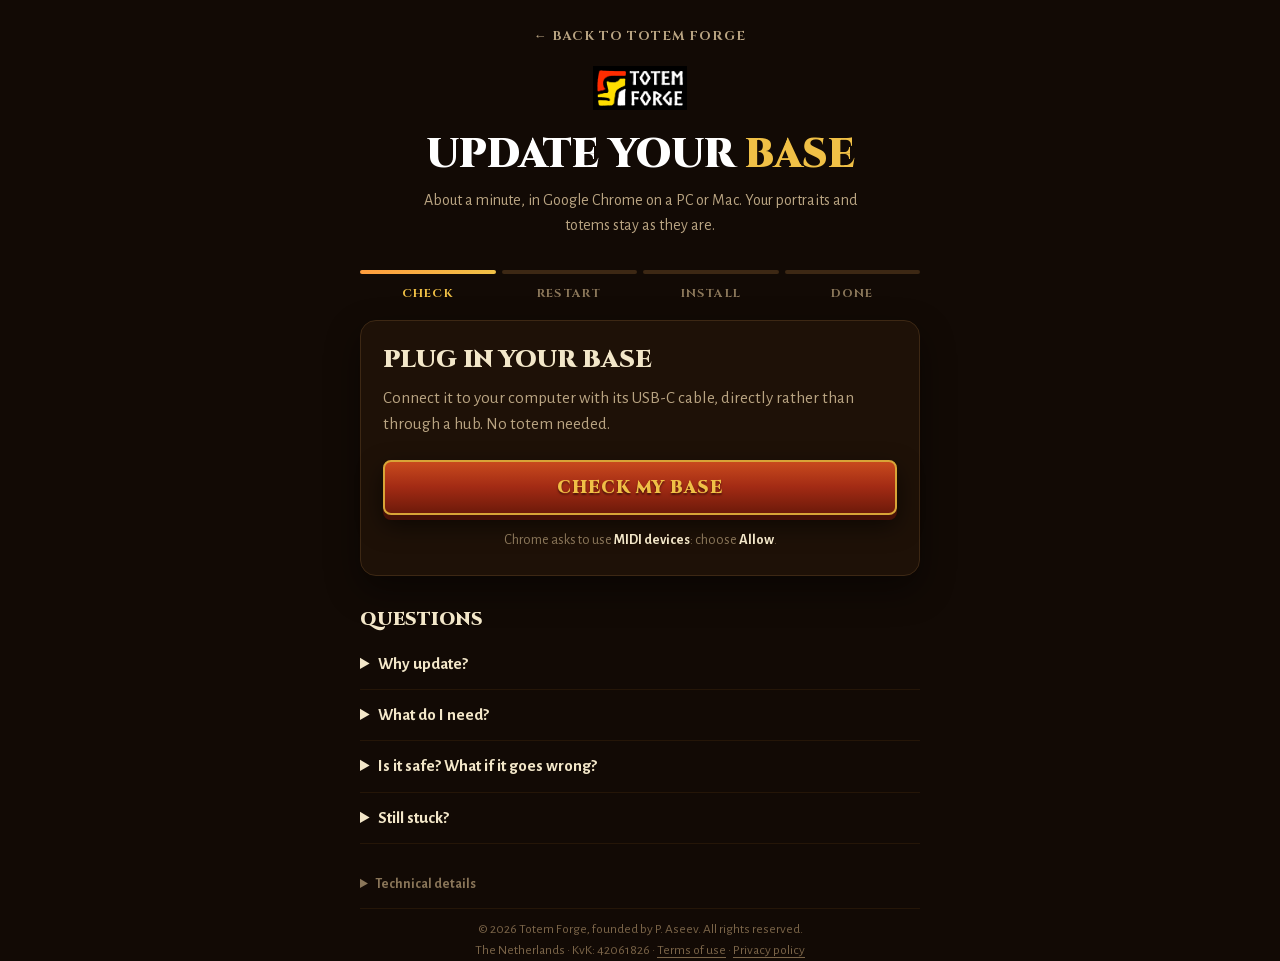
<file: updater/index.html>
<!DOCTYPE html>
<!-- © 2026 Totem Forge. All rights reserved. See https://totemforge.nl/terms.html -->
<html lang="en">
<head>
<meta charset="UTF-8">
<meta name="viewport" content="width=device-width, initial-scale=1.0, viewport-fit=cover">
<title>Update your base · Totem Forge</title>
<link rel="canonical" href="https://totemforge.nl/updater/">
<meta name="description" content="Update the firmware of your Totem Forge base in about a minute, in Google Chrome on a PC or Mac.">
<link rel="icon" type="image/png" href="../assets/logo_icon_32.png">
<link href="../assets/fonts.css" rel="stylesheet">
<style>
  :root {
    --night: #120a05;
    --night-2: #1b0f08;
    --panel: #1e1107;
    --panel-2: #25160a;
    --ember: #ff9d3d;
    --gold: #f0c046;
    --cream: #f3e7c9;
    --cream-dim: #b9a482;
    --cream-dimmer: #8a7659;
    --red: #a32b14;
    --red-hot: #c84a1d;
    --red-deep: #6e1a0a;
    --line: #3d2814;
    --ok: #7fbf7a;
    --danger: #e0806d;
    color-scheme: dark;
  }
  [hidden] { display: none !important; }
  * { margin: 0; padding: 0; box-sizing: border-box; }
  body {
    background: var(--night);
    color: var(--cream);
    font-family: "Alegreya Sans", system-ui, sans-serif;
    font-size: 17px;
    line-height: 1.55;
    -webkit-font-smoothing: antialiased;
    padding-bottom: env(safe-area-inset-bottom, 0px);
  }
  h1, h2, h3 { font-family: "Cinzel", serif; line-height: 1.15; text-wrap: balance; }
  p { text-wrap: pretty; }
  a { color: var(--ember); text-underline-offset: 3px; }
  b, strong { color: var(--cream); font-weight: 700; }
  :focus-visible { outline: 2px solid var(--ember); outline-offset: 3px; }
  h2[tabindex="-1"]:focus { outline: none; }  /* focused by show() for screen readers, not clickable */
  .wrap { max-width: 600px; margin: 0 auto; padding: 0 20px; }

  /* ============ Page header ============ */
  .pagehead { padding: 22px 0 4px; text-align: center; }
  .pagehead .back {
    display: inline-block; margin-bottom: 20px;
    font-family: "Cinzel", serif; font-size: 13px; font-weight: 700; letter-spacing: 0.08em;
    text-transform: uppercase; color: var(--cream-dim); text-decoration: none;
  }
  .pagehead .back:hover { color: var(--ember); }
  .pagehead img.logo { display: block; height: 44px; width: auto; margin: 0 auto 22px; }
  .pagehead h1 { font-size: clamp(28px, 8vw, 40px); font-weight: 900; text-transform: uppercase; color: #fff; }
  .pagehead h1 em { font-style: normal; color: var(--gold); }
  .pagehead .lead { margin: 10px auto 0; max-width: 28em; color: var(--cream-dim); font-size: 16px; }

  /* ============ Progress ============ */
  .stepper { list-style: none; display: grid; grid-template-columns: repeat(4, 1fr); gap: 6px; margin: 28px 0 18px; }
  .stepper li {
    position: relative; padding-top: 14px; text-align: center;
    font-family: "Cinzel", serif; font-size: 12px; font-weight: 700; letter-spacing: 0.1em; text-transform: uppercase;
    color: var(--cream-dimmer);
  }
  .stepper li::before { content: ""; position: absolute; top: 0; left: 0; right: 0; height: 4px; border-radius: 2px; background: var(--line); }
  .stepper li.done { color: var(--cream-dim); }
  .stepper li.done::before { background: var(--ember); }
  .stepper li.current { color: var(--gold); }
  .stepper li.current::before { background: linear-gradient(90deg, var(--ember), var(--gold)); }

  /* ============ Cards ============ */
  .card {
    background: var(--panel); border: 1px solid var(--line); border-radius: 16px;
    padding: 26px 22px 24px; box-shadow: 0 14px 34px rgba(0,0,0,0.45);
  }
  .card h2 { font-size: clamp(20px, 5.5vw, 24px); font-weight: 900; text-transform: uppercase; color: var(--cream); }
  .card h2 + p, .card p + p, .card p + ul, .card ul + p { margin-top: 10px; }
  .card p { color: var(--cream-dim); font-size: 17px; }
  .card ul { list-style: none; display: grid; gap: 6px; }
  .card ul li { position: relative; padding-left: 20px; color: var(--cream-dim); font-size: 16.5px; }
  /* Numbered steps: what to do now, so brighter and larger than the explanations around them */
  .card ol.steps { list-style: none; counter-reset: step; display: grid; gap: 12px; margin-top: 16px; }
  #copyIntro:empty { display: none; }
  .card ol.steps li { counter-increment: step; position: relative; padding-left: 40px; min-height: 28px; color: var(--cream); font-size: 17.5px; }
  .card ol.steps li::before {
    content: counter(step); position: absolute; left: 0; top: -1px; width: 28px; height: 28px; border-radius: 50%;
    border: 1.5px solid var(--ember); color: var(--gold); text-align: center;
    font: 700 14px/25px "Cinzel", serif;
  }
  .card ol.steps .actions { margin-top: 12px; }
  .card ol.steps + .actions { margin-top: 20px; }
  /* Text for one operating system only (the page sets on-mac or on-windows on <html>) */
  .os-mac, .os-win { display: none; }
  html.on-mac .os-mac, html.on-windows .os-win { display: inline; }
  .card ul li::before {
    content: ""; position: absolute; left: 2px; top: 9px; width: 7px; height: 7px;
    transform: rotate(45deg); background: var(--ember); border-radius: 1px;
  }
  .card .badge {
    display: inline-flex; align-items: center; justify-content: center; width: 54px; height: 54px; margin-bottom: 14px;
    border-radius: 50%; font-size: 26px; font-weight: 900; color: var(--night);
    background: linear-gradient(180deg, var(--gold), var(--ember)); box-shadow: 0 3px 0 #7a4a10, 0 6px 14px rgba(0,0,0,0.5);
  }
  .card .badge.ok { background: linear-gradient(180deg, #a6dca1, var(--ok)); box-shadow: 0 3px 0 #3c6b38, 0 6px 14px rgba(0,0,0,0.5); }
  .card .badge.warn { background: linear-gradient(180deg, #f2a090, var(--danger)); box-shadow: 0 3px 0 #7a2f22, 0 6px 14px rgba(0,0,0,0.5); }
  .versions { display: flex; align-items: center; gap: 12px; margin-top: 16px; flex-wrap: wrap; }
  .versions .v { background: var(--panel-2); border: 1px solid var(--line); border-radius: 10px; padding: 8px 14px; }
  .versions .v small { display: block; font-size: 12px; letter-spacing: 0.08em; text-transform: uppercase; color: var(--cream-dimmer); }
  .versions .v span { font-weight: 700; font-variant-numeric: tabular-nums; }
  .versions .v.new span { color: var(--gold); }
  .versions .arrow { color: var(--ember); font-size: 22px; }
  .drive {
    display: inline-block; padding: 0 7px; border-radius: 6px; background: var(--panel-2); border: 1px solid var(--line);
    font: 700 0.9em/1.5 ui-monospace, Menlo, Consolas, monospace; color: var(--cream); white-space: nowrap;
  }
  .note {
    margin-top: 16px; padding: 12px 14px; border-radius: 10px; background: var(--night-2);
    border-left: 3px solid var(--gold); color: var(--cream-dim); font-size: 15px;
  }
  .card .msg { margin-top: 14px; padding: 10px 14px; border-radius: 10px; background: rgba(224, 128, 109, 0.12);
               border: 1px solid rgba(224, 128, 109, 0.45); color: var(--cream); font-size: 15px; }
  .card .msg:empty { display: none; }

  /* ============ Buttons ============ */
  .actions { display: grid; gap: 10px; margin-top: 22px; }
  .btn {
    display: block; width: 100%; text-align: center; text-decoration: none; cursor: pointer;
    font-family: "Cinzel", serif; font-weight: 900; letter-spacing: 0.06em; text-transform: uppercase;
    border-radius: 8px; transition: transform 0.12s ease, box-shadow 0.12s ease;
  }
  .btn-forge {
    font-size: 17px; padding: 14px 20px; color: var(--gold); text-shadow: 0 2px 2px rgba(0,0,0,0.5);
    background: linear-gradient(180deg, var(--red-hot) 0%, var(--red) 48%, var(--red-deep) 100%);
    border: 2px solid #d8a437; box-shadow: 0 5px 0 #471107, 0 10px 24px rgba(0,0,0,0.6);
  }
  .btn-forge:hover:not(:disabled) { transform: translateY(-2px); }
  .btn-forge:active:not(:disabled) { transform: translateY(3px); box-shadow: 0 2px 0 #471107, 0 6px 12px rgba(0,0,0,0.5); }
  .btn-plain {
    font-size: 14px; padding: 11px 16px; color: var(--cream); background: transparent; border: 1.5px solid var(--line);
  }
  .btn-plain:hover:not(:disabled) { border-color: var(--ember); color: var(--ember); }
  .btn:disabled { opacity: 0.45; cursor: not-allowed; }
  .linkish { border: 0; background: none; padding: 0; font: inherit; color: var(--ember); text-decoration: underline; text-underline-offset: 3px; cursor: pointer; }
  .small { margin-top: 14px; font-size: 14.5px; color: var(--cream-dimmer); text-align: center; }
  .card p.small { color: var(--cream-dimmer); font-size: 14.5px; }

  /* ============ Working ============ */
  .working { display: flex; align-items: center; gap: 16px; }
  .spinner {
    flex: none; width: 46px; height: 46px; border-radius: 50%;
    border: 4px solid var(--line); border-top-color: var(--gold); border-right-color: var(--ember);
    animation: spin 0.9s linear infinite;
  }
  .working h2 { margin: 0; }
  .working p { margin-top: 4px !important; }
  @keyframes spin { to { transform: rotate(360deg); } }
  @media (prefers-reduced-motion: reduce) {
    .spinner { animation-duration: 3s; }
    .btn { transition: none; }
  }

  /* ============ Help and details ============ */
  details.help { margin-top: 18px; border-top: 1px solid var(--line); padding-top: 14px; }
  details.help summary { cursor: pointer; color: var(--cream-dim); font-size: 16px; }
  details.help summary:hover { color: var(--ember); }
  details.help[open] summary { margin-bottom: 10px; }
  details.help .actions { margin-top: 12px; }

  .faq { padding: 34px 0 10px; }
  .faq h2 { font-size: 18px; font-weight: 900; text-transform: uppercase; color: var(--cream); margin-bottom: 8px; }
  .faq details { border-bottom: 1px solid #251608; padding: 12px 0; }
  .faq summary { cursor: pointer; font-weight: 700; color: var(--cream); }
  .faq summary:hover { color: var(--ember); }
  .faq details p { margin-top: 8px; color: var(--cream-dim); font-size: 15.5px; }
  .tech { margin-top: 18px; }
  .tech summary { cursor: pointer; color: var(--cream-dimmer); font-size: 14px; }
  #log {
    margin-top: 10px; padding: 12px; max-height: 14rem; overflow: auto; border-radius: 10px;
    background: var(--night-2); border: 1px solid var(--line); color: var(--cream-dim);
    font: 12.5px/1.5 ui-monospace, Menlo, Consolas, monospace; white-space: pre-wrap; word-break: break-word;
  }
  .tech .btn-plain { margin-top: 10px; width: auto; display: inline-block; }

  footer { padding: 30px 0 40px; text-align: center; }
  footer p { font-size: 13.5px; color: #7a6448; }
  footer a { color: inherit; }
</style>
</head>
<body>

<main class="wrap">
  <div class="pagehead">
    <a class="back" href="../">&larr; Back to Totem Forge</a>
    <img class="logo" src="../assets/logo-horizontal.png" alt="Totem Forge">
    <h1>Update your <em>base</em></h1>
    <p class="lead">About a minute, in Google Chrome on a PC or Mac. Your portraits and totems stay as they are.</p>
  </div>

  <ol class="stepper" id="stepper" aria-label="Progress">
    <li>Check</li><li>Restart</li><li>Install</li><li>Done</li>
  </ol>

  <!-- Wrong browser or device -->
  <section class="card" data-panel="unsupported" hidden>
    <div class="badge warn">!</div>
    <h2 id="unsTitle">Open this page in Chrome</h2>
    <p id="unsText">Updating the base only works in Google Chrome on a PC or Mac.</p>
    <div class="actions">
      <button class="btn btn-plain" id="copyLink">Copy this page's link</button>
    </div>
    <p class="small">The address is <b>totemforge.nl/updater</b></p>
  </section>

  <!-- Firmware file didn't load -->
  <section class="card" data-panel="offline" hidden>
    <div class="badge warn">!</div>
    <h2>Couldn't load the update</h2>
    <p>The firmware didn't download. Check your internet connection and reload.</p>
    <div class="actions"><button class="btn btn-forge" onclick="location.reload()">Reload</button></div>
  </section>

  <!-- 1. Check -->
  <section class="card" data-panel="check" hidden>
    <h2>Plug in your base</h2>
    <p>Connect it to your computer with its USB-C cable, directly rather than through a hub. No totem needed.</p>
    <div class="actions">
      <button class="btn btn-forge" id="checkBtn">Check my base</button>
    </div>
    <p class="small">Chrome asks to use <b>MIDI devices</b>: choose <b>Allow</b>.</p>
  </section>

  <section class="card" data-panel="checking" hidden>
    <div class="working"><div class="spinner" aria-hidden="true"></div>
      <div><h2>Looking for your base…</h2></div></div>
  </section>

  <section class="card" data-panel="uptodate" hidden>
    <div class="badge ok">✓</div>
    <h2>Your base is up to date</h2>
    <p>It already has the latest firmware. You can close this page.</p>
    <div class="versions"><div class="v"><small>Your base</small><span class="js-current"></span></div></div>
    <details class="help">
      <summary>Reinstall the firmware anyway</summary>
      <p>Only if support asks, or the base misbehaves.</p>
      <div class="actions"><button class="btn btn-plain js-start">Reinstall</button></div>
    </details>
  </section>

  <section class="card" data-panel="outdated" hidden>
    <div class="badge">↑</div>
    <h2>An update is ready</h2>
    <p>Keep the base plugged in until this page says it's done.</p>
    <div class="versions">
      <div class="v"><small>Your base</small><span class="js-current"></span></div>
      <span class="arrow" aria-hidden="true">→</span>
      <div class="v new"><small>New</small><span class="js-latest"></span></div>
    </div>
    <div class="actions"><button class="btn btn-forge js-start">Update now</button></div>
  </section>

  <section class="card" data-panel="nobase" hidden>
    <h2>Find your base</h2>
    <p>Chrome doesn't see a base yet. Bases from the first batch show up once you pick them: click <b>Find my base</b>, choose <b>TotemForge_Base</b> and click <b>Connect</b>.</p>
    <div class="actions">
      <button class="btn btn-forge" id="findBtn">Find my base</button>
      <button class="btn btn-plain js-check">I just plugged it in: check again</button>
    </div>
    <p class="msg" id="findMsg" role="alert"></p>
  </section>

  <section class="card" data-panel="noanswer" hidden>
    <div class="badge warn">!</div>
    <h2>The base didn't answer</h2>
    <p>Unplug it, wait a few seconds, plug it back in and check again. Still nothing? Update it anyway.</p>
    <div class="actions">
      <button class="btn btn-forge js-check">Check again</button>
      <button class="btn btn-plain js-serial">Update it anyway</button>
    </div>
  </section>

  <section class="card" data-panel="blocked" hidden>
    <div class="badge warn">!</div>
    <h2>Access to the base is blocked</h2>
    <ul>
      <li>Click the icon left of the web address.</li>
      <li>Set <b>MIDI devices</b> to <b>Allow</b> (or find it under <b>Site settings</b>).</li>
      <li>Reload this page.</li>
    </ul>
    <div class="actions">
      <button class="btn btn-forge" onclick="location.reload()">Reload</button>
      <button class="btn btn-plain js-serial">Update without MIDI access</button>
    </div>
  </section>

  <!-- 2. Restart -->
  <section class="card" data-panel="serial" hidden>
    <h2>Restart your base</h2>
    <p>Click below, choose <b>TotemForge_Base</b> (or the only device listed) and click <b>Connect</b>.</p>
    <div class="actions"><button class="btn btn-forge" id="serialBtn">Restart my base</button></div>
    <p class="msg" id="serialMsg" role="alert"></p>
  </section>

  <section class="card" data-panel="restarting" hidden>
    <div class="working"><div class="spinner" aria-hidden="true"></div>
      <div><h2>Restarting your base…</h2>
        <p>A drive named <span class="drive">RPI-RP2</span> appears. If a window opens for it, leave it.</p></div></div>
  </section>

  <!-- 3. Install -->
  <section class="card" data-panel="install" hidden>
    <h2>Install the update</h2>
    <ol class="steps">
      <li>Click <b>Install</b>, then find the <span class="drive">RPI-RP2</span> drive<span class="os-win"> under <b>This PC</b></span><span class="os-mac"> under <b>Locations</b></span>.</li>
      <li>Click <b>Save</b>.</li>
    </ol>
    <div class="actions"><button class="btn btn-forge" id="installBtn">Install</button></div>
    <p class="msg" id="installMsg" role="alert"></p>
    <details class="help">
      <summary>No RPI-RP2 drive?</summary>
      <p>Wait a few seconds. Still nothing? Restart the base again.<span class="os-win"> Or look in File Explorer under <b>This PC</b>.</span></p>
      <div class="actions"><button class="btn btn-plain js-serial">Restart the base again</button></div>
    </details>
    <p class="small"><button class="linkish js-copy">Copy the file yourself instead</button></p>
  </section>

  <!-- 3b. Copy by hand: when the save window fails (Edge refuses it on some PCs) or by choice -->
  <section class="card" data-panel="copy" hidden>
    <h2>Copy the file yourself</h2>
    <p id="copyIntro"></p>
    <ol class="steps">
      <li>Download the firmware.
        <div class="actions"><button class="btn btn-forge" id="downloadBtn">Download</button></div></li>
      <li>Drag <b class="js-filename">totemforge-base.uf2</b> from your Downloads onto the <span class="drive">RPI-RP2</span> drive.</li>
    </ol>
    <p class="small"><button class="linkish" id="copiedBtn">I've copied it</button> · <button class="linkish" id="againBtn2">Try the save window again</button></p>
  </section>

  <!-- 4. Done -->
  <section class="card" data-panel="installing" hidden>
    <div class="working"><div class="spinner" aria-hidden="true"></div>
      <div><h2>Installing…</h2><p>Don't unplug the base. It restarts by itself.</p></div></div>
    <p class="note">A warning that <span class="drive">RPI-RP2</span> wasn't ejected properly is normal: close it.</p>
  </section>

  <section class="card" data-panel="done" hidden>
    <div class="badge ok">✓</div>
    <h2>All done!</h2>
    <p>Your base is ready to summon portraits.</p>
    <div class="versions"><div class="v new"><small>Your base</small><span class="js-current"></span></div></div>
    <div class="actions"><a class="btn btn-forge" href="../app/">Open the web app</a></div>
    <p class="small">On a phone, use the Totem Forge app. Or go <a href="../">back to totemforge.nl</a>.</p>
  </section>

  <section class="card" data-panel="unverified" hidden>
    <div class="badge ok">✓</div>
    <h2>Update sent</h2>
    <p>When the <span class="drive">RPI-RP2</span> drive disappears, the update is in.</p>
    <p>To confirm it, allow MIDI devices, reload and click <b>Check my base</b>.</p>
    <div class="actions"><a class="btn btn-forge" href="../app/">Open the web app</a></div>
  </section>

  <section class="card" data-panel="notback" hidden>
    <div class="badge warn">!</div>
    <h2 id="notbackTitle">The base didn't come back</h2>
    <p id="notbackText">Your base didn't restart with the new firmware.</p>
    <ul id="notbackTips">
      <li><span class="drive">RPI-RP2</span> drive still there? The file didn't reach it: install again and save it on <span class="drive">RPI-RP2</span>.</li>
      <li>Drive gone? Unplug the base, plug it back in and check again.</li>
    </ul>
    <div class="actions">
      <button class="btn btn-forge" id="againBtn">Install again</button>
      <button class="btn btn-plain js-check">Check my base</button>
    </div>
  </section>

  <section class="faq" aria-label="Questions">
    <h2>Questions</h2>
    <details>
      <summary>Why update?</summary>
      <p>Bases from the first batch have firmware 1.0, made for the old Android app. The update lets the new Totem Forge app talk to the base. You only do it once.</p>
    </details>
    <details>
      <summary>What do I need?</summary>
      <p>A PC or Mac with Google Chrome, and your base. Phones and tablets can't do the update.</p>
    </details>
    <details>
      <summary>Is it safe? What if it goes wrong?</summary>
      <p>Yes. Your portraits are in the app and the totems keep their images. If the update is interrupted, nothing breaks: plug the base back in and run this page again.</p>
    </details>
    <details>
      <summary>Still stuck?</summary>
      <p>Email <a href="mailto:info@totemforge.nl">info@totemforge.nl</a> and paste the technical details below.</p>
    </details>
    <details class="tech">
      <summary>Technical details</summary>
      <div id="log" aria-live="polite"></div>
      <button class="btn btn-plain" id="copyLog">Copy details</button>
    </details>
  </section>
</main>

<footer class="wrap">
  <p>© 2026 Totem Forge, founded by P. Aseev. All rights reserved.<br>
  The Netherlands · KvK: 42061826 · <a href="../terms.html">Terms of use</a> · <a href="../privacy.html">Privacy policy</a></p>
</footer>

<script>
(() => {
  const $ = id => document.getElementById(id);
  const sleep = ms => new Promise(r => setTimeout(r, ms));

  const FIRMWARE_URL = 'firmware/totemforge-base.uf2';
  const FIRMWARE_NAME = 'totemforge-base.uf2';
  const RPI_VID = 0x2E8A;
  // SysEx framing, see docs/phone-app-protocol.md in the firmware repo (RP2040-Zero-MiniToo)
  const MFR = 0x7D, TEXT = 0x01, REPLY = 0x03;
  const ORIGINAL = 'older than 2.0.0'; // firmware 1.0 has no version command (and no MIDI)

  // ---------- Log, kept for support ----------
  const logEl = $('log');
  function log(msg) {
    const t = new Date().toTimeString().slice(0, 8);
    logEl.textContent += `${t}  ${msg}\n`;
    logEl.scrollTop = logEl.scrollHeight;
  }
  $('copyLog').onclick = async () => {
    try { await navigator.clipboard.writeText(logEl.textContent); $('copyLog').textContent = 'Copied'; }
    catch { getSelection().selectAllChildren(logEl); }
  };

  // ---------- Panels ----------
  const STEP_OF = {
    check: 0, checking: 0, uptodate: 0, outdated: 0, nobase: 0, noanswer: 0, blocked: 0, offline: 0,
    serial: 1, restarting: 1, install: 2, copy: 2, installing: 3, done: 4, unverified: 4, notback: 3
  };
  let current = null;
  function show(name) {
    current = name;
    document.querySelectorAll('[data-panel]').forEach(p => p.hidden = p.dataset.panel !== name);
    const step = STEP_OF[name];
    const items = $('stepper').children;
    $('stepper').hidden = name === 'unsupported';
    for (let i = 0; i < items.length; i++) {
      items[i].className = i < step ? 'done' : i === step ? 'current' : '';
      if (i === step) items[i].setAttribute('aria-current', 'step'); else items[i].removeAttribute('aria-current');
    }
    const panel = document.querySelector(`[data-panel="${name}"]`);
    const heading = panel && panel.querySelector('h2');
    if (heading && document.activeElement && document.activeElement !== document.body) {
      heading.tabIndex = -1; heading.focus({ preventScroll: true });
    }
    $('stepper').scrollIntoView({ behavior: 'smooth', block: 'nearest' });
    log('→ ' + name);
  }
  window.addEventListener('beforeunload', e => {
    if (current === 'installing' || current === 'restarting') { e.preventDefault(); e.returnValue = ''; }
  });

  const pretty = v => v === ORIGINAL ? '1.0 (original)' : v.replace(/-dirty$/, '');
  function fillVersions(have, latest) {
    document.querySelectorAll('.js-current').forEach(el => el.textContent = have ? pretty(have) : '');
    document.querySelectorAll('.js-latest').forEach(el => el.textContent = latest || '');
  }

  // [major, minor, patch]; anything unparseable (e.g. "older than 2.0.0") counts as older
  function isOlder(a, b) {
    const parse = v => (/^(\d+)\.(\d+)\.(\d+)/.exec(v || '') || []).slice(1).map(Number);
    const x = parse(a), y = parse(b);
    if (y.length < 3) return false;
    if (x.length < 3) return true;
    for (let i = 0; i < 3; i++) if (x[i] !== y[i]) return x[i] < y[i];
    return false;
  }

  // ---------- The firmware file ----------
  // Downloaded once: its blob for installing and its version, read from the file itself
  // (the firmware's "VERSION:x.y.z" reply string), so replacing the file is all a release needs.
  // Saved as totemforge-base-x.y.z.uf2, so a new download can't be mixed up with an older one.
  const firmware = (async () => {
    try {
      const res = await fetch(FIRMWARE_URL, { cache: 'no-store' });
      if (!res.ok) throw new Error('HTTP ' + res.status);
      const buf = new Uint8Array(await res.arrayBuffer());
      const dv = new DataView(buf.buffer);
      const blocks = [];
      for (let off = 0; off + 512 <= buf.length; off += 512) {
        if (dv.getUint32(off, true) !== 0x0A324655 || dv.getUint32(off + 4, true) !== 0x9E5D5157) continue;
        blocks.push({ addr: dv.getUint32(off + 12, true), data: buf.subarray(off + 32, off + 32 + dv.getUint32(off + 16, true)) });
      }
      if (!blocks.length) throw new Error('not a UF2 file');
      blocks.sort((a, b) => a.addr - b.addr);
      const m = blocks.map(b => String.fromCharCode(...b.data)).join('').match(/VERSION:([0-9A-Za-z.+-]+)\0/);
      const version = m ? m[1] : null;
      const name = version ? `totemforge-base-${version}.uf2` : FIRMWARE_NAME;
      document.querySelectorAll('.js-filename').forEach(el => el.textContent = name);
      log(`Firmware file: ${buf.length} bytes, version ${version || 'unknown'}`);
      return { blob: new Blob([buf], { type: 'application/octet-stream' }), version, name };
    } catch (e) {
      log('Firmware file failed to load: ' + e.message);
      return null;
    }
  })();

  // ---------- Talking to the base over Web MIDI (firmware 2.0.0 and later) ----------
  let access = null;
  const listeners = new Set();
  // macOS names the base's MIDI port after the device ("TotemForge_Base"); Windows after its MIDI interface,
  // "PicoMIDI" up to firmware 2.0.1. askVersion's handshake then tells a base from other Pico MIDI devices.
  const isBase = p => p.state === 'connected' && /totemforge|picomidi/i.test(`${p.name} ${p.manufacturer}`);

  async function getAccess() {
    if (!access) {
      access = await navigator.requestMIDIAccess({ sysex: true });
      access.onstatechange = e => log(`MIDI ${e.port.type} "${e.port.name}" ${e.port.state}`);
    }
    return access;
  }

  // The base's MIDI ports, opened, or null if none is connected
  async function openBase() {
    const input = [...access.inputs.values()].find(isBase);
    const output = [...access.outputs.values()].find(isBase);
    if (!input || !output) return null;
    input.onmidimessage = e => {
      const d = e.data;
      if (d.length < 4 || d[0] !== 0xF0 || d[1] !== MFR || d[2] !== REPLY) return;
      const end = d[d.length - 1] === 0xF7 ? d.length - 1 : d.length;
      const line = String.fromCharCode(...d.subarray(3, end)).trim();
      log('← ' + line);
      listeners.forEach(fn => fn(line));
    };
    await output.open();
    return { input, output };
  }

  function send(base, cmd) {
    log('→ ' + cmd);
    base.output.send([0xF0, MFR, TEXT, ...Array.from(cmd, c => c.charCodeAt(0) & 0x7F), 0xF7]);
  }

  // The first reply line that `match` accepts, or null after `ms`
  function waitLine(match, ms) {
    return new Promise(resolve => {
      const fn = l => { if (match(l)) finish(l); };
      const timer = setTimeout(() => finish(null), ms);
      function finish(l) { clearTimeout(timer); listeners.delete(fn); resolve(l); }
      listeners.add(fn);
    });
  }

  // Handshake, then the version; null if the base doesn't answer
  async function askVersion(base) {
    send(base, 'connect');
    if (!await waitLine(l => l.startsWith('CONNECTED:'), 2500)) return null;
    send(base, 'version');
    const v = await waitLine(l => l.startsWith('VERSION:') || l.startsWith("ERROR: Unknown command: 'version'"), 2000);
    if (!v) return null;
    return v.startsWith('VERSION:') ? v.slice(8) : ORIGINAL;
  }

  // ---------- 1. Check ----------
  let haveVersion = null;
  // A base without MIDI has firmware 1.0, which only has USB serial. Chrome lists a serial port without
  // asking once this page may use it (picked before); otherwise the user picks it once (Find my base).
  // The port is then also how the base is restarted, so it isn't asked for again.
  let serialPort = null;
  async function knownSerialBase() {
    try { return (await navigator.serial.getPorts()).find(p => p.getInfo().usbVendorId === RPI_VID) || null; }
    catch { return null; }
  }
  async function foundOriginal(port) {
    log('Base on USB serial only: firmware 1.0 ' + JSON.stringify(port.getInfo()));
    serialPort = port;
    haveVersion = ORIGINAL;
    fillVersions(haveVersion, (await firmware).version);
    show('outdated');
  }

  async function check() {
    show('checking');
    const fw = await firmware;
    if (!fw) return show('offline');
    try {
      await getAccess();
    } catch (e) {
      log(`MIDI access: ${e.name}: ${e.message}`);
      return show('blocked');
    }
    let base = await openBase();
    if (!base) { await sleep(800); base = await openBase(); } // a base plugged in just now may still be starting
    if (!base) {
      log('No base on MIDI');
      const port = 'serial' in navigator && await knownSerialBase();
      return port ? foundOriginal(port) : show('nobase');
    }
    log(`Base on MIDI port "${base.input.name}"`);
    haveVersion = await askVersion(base);
    if (!haveVersion) return show('noanswer');
    fillVersions(haveVersion, fw.version);
    show(isOlder(haveVersion, fw.version) ? 'outdated' : 'uptodate');
  }

  // ---------- 2. Restart into the bootloader ----------
  // Firmware 2.0 and later restarts on the "bootloader" command
  async function restartViaMidi() {
    const base = await openBase();
    if (!base) return show('serial');
    show('restarting');
    const gone = new Promise(resolve => {
      const poll = setInterval(() => { if (base.input.state === 'disconnected') { clearInterval(poll); resolve(true); } }, 200);
      setTimeout(() => { clearInterval(poll); resolve(false); }, 5000);
    });
    send(base, 'bootloader');
    if (!await gone) {
      log('The base did not restart on the bootloader command');
      $('serialMsg').textContent = "The base didn't restart by itself. Restart it here instead.";
      return show('serial');
    }
    await waitForDrive();
  }

  // Any firmware also restarts into the bootloader when its USB serial port is opened at
  // 1200 baud and closed again. That's the only way for firmware 1.0, which has no MIDI.
  async function restartViaSerial() {
    if ('serial' in navigator) {
      const port = serialPort || await navigator.serial.requestPort({ filters: [{ usbVendorId: RPI_VID }] });
      serialPort = null;                                     // after the restart it's a different device
      log('Serial port: ' + JSON.stringify(port.getInfo()));
      // On Windows the base restarts while Chrome is still opening the port, so open() fails although
      // the restart worked (and File Explorer opens the drive). Then the base leaving USB decides.
      const gone = new Promise(resolve => {
        const done = v => { port.removeEventListener('disconnect', onGone); clearTimeout(timer); resolve(v); };
        const onGone = () => done(true);
        const timer = setTimeout(() => done(false), 3000);
        port.addEventListener('disconnect', onGone);
      });
      try {
        await port.open({ baudRate: 1200 });
        try { await port.setSignals({ dataTerminalReady: false }); } catch {}
        try { await port.close(); } catch {}
      } catch (e) {
        log(`Open at 1200 baud: ${e.name}: ${e.message}`);
        if (!await gone) throw e;
        log('The base left USB, so it restarted');
      }
    } else if ('usb' in navigator) {
      const device = await navigator.usb.requestDevice({ filters: [{ vendorId: RPI_VID }] });
      log('USB device picked: ' + device.productName);
      await device.open();
      if (device.configuration === null) await device.selectConfiguration(1);
      const comm = device.configuration.interfaces.find(i => i.alternates[0].interfaceClass === 0x02);
      if (!comm) throw new Error('No USB serial interface found on this device.');
      await device.claimInterface(comm.interfaceNumber);
      const ctrl = request => ({ requestType: 'class', recipient: 'interface', request, value: 0, index: comm.interfaceNumber });
      await device.controlTransferOut(ctrl(0x20), new Uint8Array([0xB0, 0x04, 0, 0, 0, 0, 8])); // 1200 baud, 8N1
      try { await device.controlTransferOut(ctrl(0x22)); } catch {} // DTR off; the base may reset before answering
      try { await device.close(); } catch {}
    } else {
      throw new Error('This browser cannot restart the base.');
    }
  }

  async function restartSerial() {
    $('serialMsg').textContent = '';
    try {
      await restartViaSerial();
    } catch (e) {
      log(`Restart: ${e.name}: ${e.message}`);
      $('serialMsg').textContent = e.name === 'NotFoundError'
        ? "No base chosen. If the list was empty, replug the base and try again."
        : e.name === 'NetworkError' || e.name === 'InvalidStateError'
          ? "Another program is using the base. Close other Totem Forge pages and apps and try again."
          : "The base couldn't be restarted: " + e.message;
      return show('serial');
    }
    show('restarting');
    await waitForDrive();
  }
  $('serialBtn').onclick = restartSerial;

  $('findBtn').onclick = async () => {
    $('findMsg').textContent = '';
    if (!('serial' in navigator)) return show('serial');
    try {
      await foundOriginal(await navigator.serial.requestPort({ filters: [{ usbVendorId: RPI_VID }] }));
    } catch (e) {
      log(`Find: ${e.name}: ${e.message}`);
      $('findMsg').textContent = "No base chosen. If the list was empty, plug the base straight into the computer (not through a hub) and try again.";
    }
  };

  // The drive takes a few seconds to mount after the base restarts
  async function waitForDrive() {
    await sleep(4000);
    show('install');
  }

  function startUpdate() {
    $('serialMsg').textContent = '';
    $('installMsg').textContent = '';
    if (access && haveVersion && haveVersion !== ORIGINAL) restartViaMidi();
    else if (serialPort) restartSerial();                    // the port picked to find the base
    else show('serial');
  }
  document.querySelectorAll('.js-start').forEach(b => b.onclick = startUpdate);
  document.querySelectorAll('.js-serial').forEach(b => b.onclick = () => { $('serialMsg').textContent = ''; show('serial'); });
  document.querySelectorAll('.js-check').forEach(b => b.onclick = check);
  $('checkBtn').onclick = check;

  // ---------- 3. Install ----------
  // The firmware is saved onto RPI-RP2 through a save window: the page may write that one file and nothing
  // else on the drive, and there's no "edit files" prompt. Edge on some Windows PCs refuses every save from a
  // page (even into Downloads), so copying by hand (3b) is the fallback. The page can't see where the file
  // went: the base coming back with the new firmware confirms it.
  async function writeFirmware(fileHandle) {
    const fw = await firmware;
    let writer;
    try {
      writer = await fileHandle.createWritable();
    } catch (e) {
      log(`Open for writing: ${e.name}: ${e.message}`);
      return showCopy("The browser couldn't save the file, but there's another way that always works:");
    }
    show('installing');
    try {
      await writer.write(fw.blob);
      await writer.close();
      log('Firmware written');
    } catch (e) {
      // The base restarts as soon as it has the whole file, so the save often can't finish cleanly
      log(`Finishing the write: ${e.name}: ${e.message} (expected when the base restarts first)`);
    }
    await verify(fileHandle);
  }

  $('installBtn').onclick = async () => {
    $('installMsg').textContent = '';
    if (!window.showSaveFilePicker) return showCopy('');      // no save window in this browser
    const fw = await firmware;
    let handle;
    try {
      handle = await window.showSaveFilePicker({
        id: 'rpi-rp2', suggestedName: fw.name,
        types: [{ description: 'Firmware', accept: { 'application/octet-stream': ['.uf2'] } }]
      });
    } catch (e) {
      // A closed window and a refused save look the same here ("The user aborted a request"): Edge refuses
      // every save from a page on some PCs. So copying the file by hand comes next either way.
      log(`Save window: ${e.name}: ${e.message}`);
      return showCopy("The file wasn't saved, but there's another way that always works:");
    }
    log(`Saving as "${handle.name}"`);
    await writeFirmware(handle);
  };

  // ---------- 3b. Copy by hand ----------
  // While this panel shows, the page watches for the base to come back on MIDI, so the user
  // doesn't have to say they've copied the file ("I've copied it" is there for when that fails).
  function showCopy(intro) {
    $('copyIntro').textContent = intro;
    $('downloadBtn').textContent = 'Download';
    show('copy');
    watchForBase();
  }
  let watching = 0;                                          // only the latest watch runs
  async function watchForBase(panel = 'copy') {
    if (!access) return;                                     // no MIDI: only "I've copied it" confirms
    const me = ++watching;
    while (current === panel && me === watching) {
      if (await openBase()) {
        if (current !== panel || me !== watching) return;
        log('The base is back');
        show('installing');
        return verify();
      }
      await sleep(1000);
    }
  }
  async function download() {
    const fw = await firmware;
    const a = document.createElement('a');
    a.href = URL.createObjectURL(fw.blob);
    a.download = fw.name;
    a.click();
    setTimeout(() => URL.revokeObjectURL(a.href), 60000);
    log('Firmware downloaded');
    $('downloadBtn').textContent = 'Download again';
  }
  $('downloadBtn').onclick = download;
  document.querySelectorAll('.js-copy').forEach(b => b.onclick = () => showCopy(''));
  $('copiedBtn').onclick = () => { show('installing'); verify(); };
  const installAgain = () => { $('installMsg').textContent = ''; show('install'); };
  $('againBtn').onclick = $('againBtn2').onclick = installAgain;

  // ---------- 4. Confirm the base came back with the new firmware ----------
  // `handle` is the file the save window wrote, if it did. Saved on RPI-RP2, the file is gone within a few
  // seconds: the base takes it, restarts and the drive disappears. Still readable after that means it was
  // saved somewhere else (Downloads, say), so say so instead of waiting for a base that won't restart.
  async function savedElsewhere(handle, size) {
    try { return (await handle.getFile()).size === size; } catch { return false; }
  }
  // `watch`: the base isn't back yet, so keep looking for it (moved the file by hand, or just slow)
  function notBack(title, text, { tips = true, watch = true } = {}) {
    $('notbackTitle').textContent = title;
    $('notbackText').textContent = text;
    $('notbackTips').hidden = !tips;
    show('notback');
    if (watch) watchForBase('notback');
  }
  const wrongPlace = () => notBack("The file isn't on the drive",
    'It was saved on your computer, not on RPI-RP2. Click Install again and choose the RPI-RP2 drive, or move the file onto it yourself.',
    { tips: false });

  let verifying = 0;                                         // only the latest check runs
  async function verify(handle) {
    const me = ++verifying;
    const stale = () => me !== verifying || current !== 'installing';
    const fw = await firmware;
    const start = Date.now();
    if (!access) {
      await sleep(5000);
      if (stale()) return;
      if (handle && await savedElsewhere(handle, fw.blob.size)) return wrongPlace();
      return show('unverified');
    }
    // A base answers about 2 s after taking the file; 8 s is plenty. A slower one is still picked up:
    // the next screen keeps watching for it.
    let placeChecked = !handle;
    await sleep(1500);
    while (Date.now() - start < 8000) {
      if (stale()) return;
      if (!placeChecked && Date.now() - start > 5000) {
        placeChecked = true;
        if (await savedElsewhere(handle, fw.blob.size)) { log('The saved file is still there: not on RPI-RP2'); return wrongPlace(); }
      }
      const base = await openBase();
      const v = base && await askVersion(base);
      if (stale()) return;
      if (v) {
        haveVersion = v;
        fillVersions(v, fw.version);
        if (!isOlder(v, fw.version)) return show('done');
        return notBack('The update didn\'t take', `Your base restarted but still has firmware ${pretty(v)}.`, { watch: false });
      }
      await sleep(1000);
    }
    notBack('The base didn\'t come back', 'Your base didn\'t restart with the new firmware.');
  }

  // ---------- Start ----------
  $('copyLink').onclick = async () => {
    try { await navigator.clipboard.writeText('https://totemforge.nl/updater/'); $('copyLink').textContent = 'Link copied'; }
    catch { $('copyLink').textContent = 'totemforge.nl/updater'; }
  };

  const ua = navigator.userAgent;
  log('Browser: ' + ua);
  const ios = /iPhone|iPad|iPod/.test(ua) || (navigator.platform === 'MacIntel' && navigator.maxTouchPoints > 1);
  const mobile = ios || /Android|Mobi/i.test(ua);
  // Steps name the sidebar entry of this computer's save window only (Linux and others: neither)
  if (/Windows/.test(ua)) document.documentElement.classList.add('on-windows');
  else if (/Mac OS X|Macintosh/.test(ua) && !ios) document.documentElement.classList.add('on-mac');
  const chromium = 'serial' in navigator || 'usb' in navigator;
  if (mobile) {
    $('unsTitle').textContent = 'Open this page on a computer';
    $('unsText').textContent = "Phones and tablets can't update the base. Use Google Chrome on a PC or Mac.";
    show('unsupported');
  } else if (!navigator.requestMIDIAccess || !chromium) {
    show('unsupported');
  } else if (!window.isSecureContext) {
    $('unsTitle').textContent = 'Open this page from totemforge.nl';
    $('unsText').textContent = 'Updating needs the secure address: go to totemforge.nl/updater.';
    show('unsupported');
  } else {
    show('check');
    // A base already allowed earlier is found without asking: check straight away
    navigator.permissions?.query({ name: 'midi', sysex: true })
      .then(p => { if (p.state === 'granted' && current === 'check') check(); })
      .catch(() => {});
  }
})();
</script>
</body>
</html>
</file>
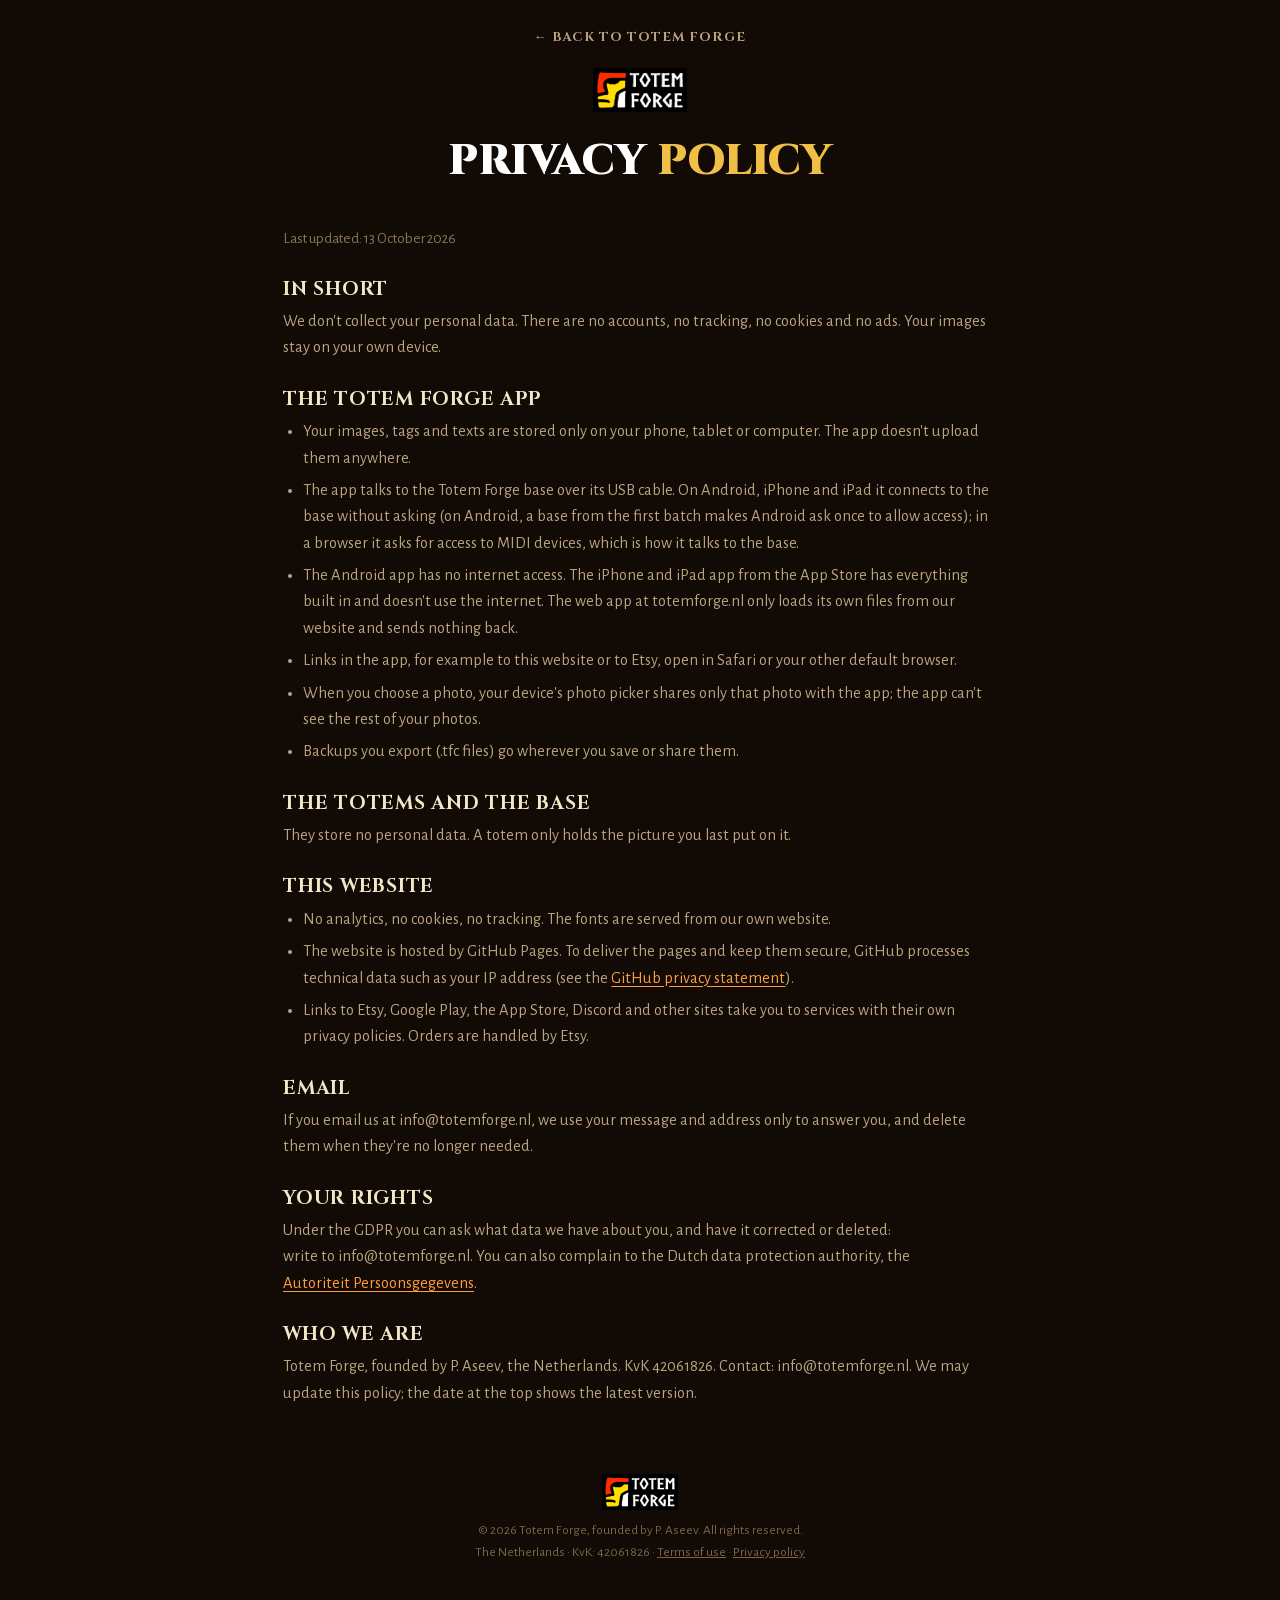
<file: privacy.html>
<!DOCTYPE html>
<html lang="en">
<head>
<meta charset="UTF-8">
<meta name="viewport" content="width=device-width, initial-scale=1.0, viewport-fit=cover">
<title>Privacy Policy · Totem Forge</title>
<link rel="canonical" href="https://totemforge.nl/privacy.html">
<meta name="description" content="How Totem Forge handles your data: no accounts, no tracking, your images stay on your device.">
<link rel="icon" type="image/png" href="assets/logo_icon_32.png">
<meta property="og:type" content="website">
<meta property="og:site_name" content="Totem Forge">
<meta property="og:title" content="Totem Forge: Privacy Policy">
<meta property="og:description" content="How Totem Forge handles your data: no accounts, no tracking, your images stay on your device.">
<meta property="og:url" content="https://totemforge.nl/privacy.html">
<link href="assets/fonts.css" rel="stylesheet">
<style>
  :root {
    --night: #120a05;
    --night-2: #1b0f08;
    --panel: #1e1107;
    --panel-2: #25160a;
    --ember: #ff9d3d;
    --gold: #f0c046;
    --cream: #f3e7c9;
    --cream-dim: #b9a482;
    --cream-dimmer: #8a7659;
    --red: #a32b14;
    --red-hot: #c84a1d;
    --red-deep: #6e1a0a;
    --line: #3d2814;
  }
  * { margin: 0; padding: 0; box-sizing: border-box; }
  html { scroll-behavior: smooth; }
  body {
    background: var(--night);
    color: var(--cream);
    font-family: "Alegreya Sans", sans-serif;
    font-size: 17px;
    line-height: 1.6;
    -webkit-font-smoothing: antialiased;
  }
  img { display: block; max-width: 100%; }
  h1, h2, h3 { font-family: "Cinzel", serif; line-height: 1.12; text-wrap: balance; }
  p { text-wrap: pretty; }
  .wrap { max-width: 660px; margin: 0 auto; padding: 0 22px; }

  .btn-forge {
    display: inline-block;
    font-family: "Cinzel", serif;
    font-size: 19px;
    font-weight: 900;
    letter-spacing: 0.06em;
    text-transform: uppercase;
    text-decoration: none;
    text-align: center;
    color: var(--gold);
    text-shadow: 0 2px 2px rgba(0,0,0,0.5);
    background: linear-gradient(180deg, var(--red-hot) 0%, var(--red) 48%, var(--red-deep) 100%);
    border: 2px solid #d8a437;
    border-radius: 8px;
    padding: 14px 36px;
    box-shadow: 0 5px 0 #471107, 0 10px 24px rgba(0,0,0,0.6);
    transition: transform 0.12s ease, box-shadow 0.12s ease;
  }
  .btn-forge:hover { transform: translateY(-2px); }
  .btn-forge:active { transform: translateY(3px); box-shadow: 0 2px 0 #471107, 0 6px 12px rgba(0,0,0,0.5); }

  .kicker {
    display: block;
    font-family: "Cinzel", serif;
    font-size: 12.5px;
    font-weight: 700;
    letter-spacing: 0.32em;
    text-transform: uppercase;
    color: var(--ember);
  }

  /* ============ Page header ============ */
  .pagehead {
    padding: 22px 0 6px;
    text-align: center;
  }
  .pagehead .back {
    display: inline-block;
    margin-bottom: 20px;
    font-family: "Cinzel", serif;
    font-size: 13px;
    font-weight: 700;
    letter-spacing: 0.08em;
    text-transform: uppercase;
    color: var(--cream-dim);
    text-decoration: none;
  }
  .pagehead .back:hover { color: var(--ember); }
  .pagehead img.logo { height: 44px; width: auto; margin: 0 auto 26px; }
  .pagehead h1 {
    font-size: clamp(28px, 8vw, 42px);
    font-weight: 900;
    text-transform: uppercase;
    color: #ffffff;
  }
  .pagehead h1 em { font-style: normal; color: var(--gold); }

  /* ============ Steps ============ */
  .guide { padding: 40px 0 20px; }
  .step { padding: 26px 0; display: flex; gap: 18px; align-items: flex-start; }
  .step + .step { border-top: 1px solid #251608; }
  .step .num {
    flex-shrink: 0;
    width: 44px; height: 44px;
    display: flex; align-items: center; justify-content: center;
    font-family: "Cinzel", serif;
    font-size: 19px;
    font-weight: 900;
    color: var(--night);
    background: linear-gradient(180deg, var(--gold), var(--ember));
    border-radius: 50%;
    box-shadow: 0 3px 0 #7a4a10, 0 6px 14px rgba(0,0,0,0.5);
  }
  .step .body { padding-top: 2px; }
  .step h2 {
    font-size: clamp(19px, 5vw, 23px);
    font-weight: 900;
    text-transform: uppercase;
    color: var(--cream);
  }
  .step .body p {
    margin-top: 8px;
    font-size: 16px;
    color: var(--cream-dim);
  }
  .step .body p b { color: var(--cream); font-weight: 700; }
  .step .body p a { color: var(--ember); text-decoration: underline; text-underline-offset: 3px; }
  .step .body ul {
    list-style: none;
    margin-top: 10px;
    display: grid;
    gap: 6px;
  }
  .step .body ul li {
    position: relative;
    padding-left: 20px;
    font-size: 15.5px;
    color: var(--cream-dim);
  }
  .step .body ul li b { color: var(--cream); font-weight: 700; }
  .step .body ul li a { color: var(--ember); text-decoration: underline; text-underline-offset: 3px; }
  .step .body ul li::before {
    content: "";
    position: absolute; left: 2px; top: 8px;
    width: 7px; height: 7px;
    transform: rotate(45deg);
    background: var(--ember);
    border-radius: 1px;
  }
  .step .body ol {
    list-style: none;
    counter-reset: substep;
    margin-top: 10px;
    display: grid;
    gap: 8px;
  }
  .step .body ol li {
    position: relative;
    padding-left: 26px;
    font-size: 15.5px;
    color: var(--cream-dim);
    counter-increment: substep;
  }
  .step .body ol li::before {
    content: counter(substep) ".";
    position: absolute;
    left: 0; top: 0;
    font-family: "Cinzel", serif;
    font-weight: 700;
    color: var(--ember);
  }
  .step .body .btn-forge {
    margin-top: 14px;
    font-size: 15px;
    padding: 11px 24px;
  }
  .step-video { margin-top: 16px; }
  .step-video video {
    display: block;
    width: 100%;
    height: auto;
    aspect-ratio: 16 / 9;
    object-fit: cover;
    border-radius: 14px;
    border: 1.5px solid #4d3014;
    background: var(--night-2);
    box-shadow: 0 14px 34px rgba(0,0,0,0.5);
  }
  .step-video.square video { aspect-ratio: 1 / 1; }

  /* ============ Closing ============ */
  .closing {
    margin-top: 20px;
    padding: 40px 0 56px;
    text-align: center;
    background:
      radial-gradient(120% 90% at 50% 110%, rgba(200, 74, 29, 0.22), transparent 60%),
      var(--night-2);
    border-top: 1px solid var(--line);
  }
  .closing h2 { font-size: clamp(22px, 6vw, 28px); font-weight: 900; text-transform: uppercase; }
  .closing p { margin: 12px auto 0; max-width: 26em; color: var(--cream-dim); font-size: 15.5px; }
  .closing p a { color: var(--ember); text-decoration: underline; text-underline-offset: 3px; }
  .closing .btn-forge { margin-top: 20px; font-size: 15px; padding: 11px 24px; }

  footer { padding: 28px 0 40px; text-align: center; background: var(--night); }
  footer img { height: 72px; width: auto; margin: 0 auto 10px; }
  footer p { font-size: 13.5px; color: #7a6448; }

  @media (min-width: 760px) {
    footer img { height: 36px; }
  }
  /* ============ Terms ============ */
  .terms { padding: 36px 0 40px; max-width: 42em; }
  .terms .updated { color: var(--cream-dimmer); font-size: 15px; margin: 0 0 20px; }
  .terms h2 { font-size: 19px; font-weight: 700; text-transform: uppercase; letter-spacing: .04em; color: var(--cream); margin: 28px 0 8px; }
  .terms p, .terms li { color: var(--cream-dim); font-size: 16.5px; }
  .terms p + p { margin-top: 10px; }
  .terms ul { margin: 8px 0 0 1.2em; display: grid; gap: 6px; }
  .terms a { color: var(--ember); text-decoration: underline; text-underline-offset: 3px; }
  footer .links a { color: var(--cream-dim); }
</style>
</head>
<body>

<main>
  <div class="wrap pagehead">
    <a class="back" href="index.html">&larr; Back to Totem Forge</a>
    <img class="logo" src="assets/logo-horizontal.png" alt="Totem Forge">
    <h1>PRIVACY <em>POLICY</em></h1>
  </div>

  <section class="terms wrap" aria-label="Privacy policy">
    <p class="updated">Last updated: 13 October 2026</p>

    <h2>In short</h2>
    <p>We don't collect your personal data. There are no accounts, no tracking, no cookies and no ads. Your images stay on your own device.</p>

    <h2>The Totem Forge app</h2>
    <ul>
      <li>Your images, tags and texts are stored only on your phone, tablet or computer. The app doesn't upload them anywhere.</li>
      <li>The app talks to the Totem Forge base over its USB cable. On Android, iPhone and iPad it connects to the base without asking (on Android, a base from the first batch makes Android ask once to allow access); in a browser it asks for access to MIDI devices, which is how it talks to the base.</li>
      <li>The Android app has no internet access. The iPhone and iPad app from the App Store has everything built in and doesn't use the internet. The web app at totemforge.nl only loads its own files from our website and sends nothing back.</li>
      <li>Links in the app, for example to this website or to Etsy, open in Safari or your other default browser.</li>
      <li>When you choose a photo, your device's photo picker shares only that photo with the app; the app can't see the rest of your photos.</li>
      <li>Backups you export (.tfc files) go wherever you save or share them.</li>
    </ul>

    <h2>The totems and the base</h2>
    <p>They store no personal data. A totem only holds the picture you last put on it.</p>

    <h2>This website</h2>
    <ul>
      <li>No analytics, no cookies, no tracking. The fonts are served from our own website.</li>
      <li>The website is hosted by GitHub Pages. To deliver the pages and keep them secure, GitHub processes technical data such as your IP address (see the <a href="https://docs.github.com/en/site-policy/privacy-policies/github-general-privacy-statement" target="_blank" rel="noopener">GitHub privacy statement</a>).</li>
      <li>Links to Etsy, Google Play, the App Store, Discord and other sites take you to services with their own privacy policies. Orders are handled by Etsy.</li>
    </ul>

    <h2>Email</h2>
    <p>If you email us at info@totemforge.nl, we use your message and address only to answer you, and delete them when they're no longer needed.</p>

    <h2>Your rights</h2>
    <p>Under the GDPR you can ask what data we have about you, and have it corrected or deleted: write to info@totemforge.nl. You can also complain to the Dutch data protection authority, the <a href="https://autoriteitpersoonsgegevens.nl/" target="_blank" rel="noopener">Autoriteit Persoonsgegevens</a>.</p>

    <h2>Who we are</h2>
    <p>Totem Forge, founded by P. Aseev, the Netherlands. KvK 42061826. Contact: info@totemforge.nl. We may update this policy; the date at the top shows the latest version.</p>
  </section>
</main>

<footer>
  <img src="assets/logo-horizontal.png" alt="Totem Forge">
  <p>© 2026 Totem Forge, founded by P. Aseev. All rights reserved.<br>
The Netherlands · KvK: 42061826 · <a href="terms.html" style="color:inherit">Terms of use</a> · <a href="privacy.html" style="color:inherit">Privacy policy</a></p>
</footer>
</body>
</html>
</file>
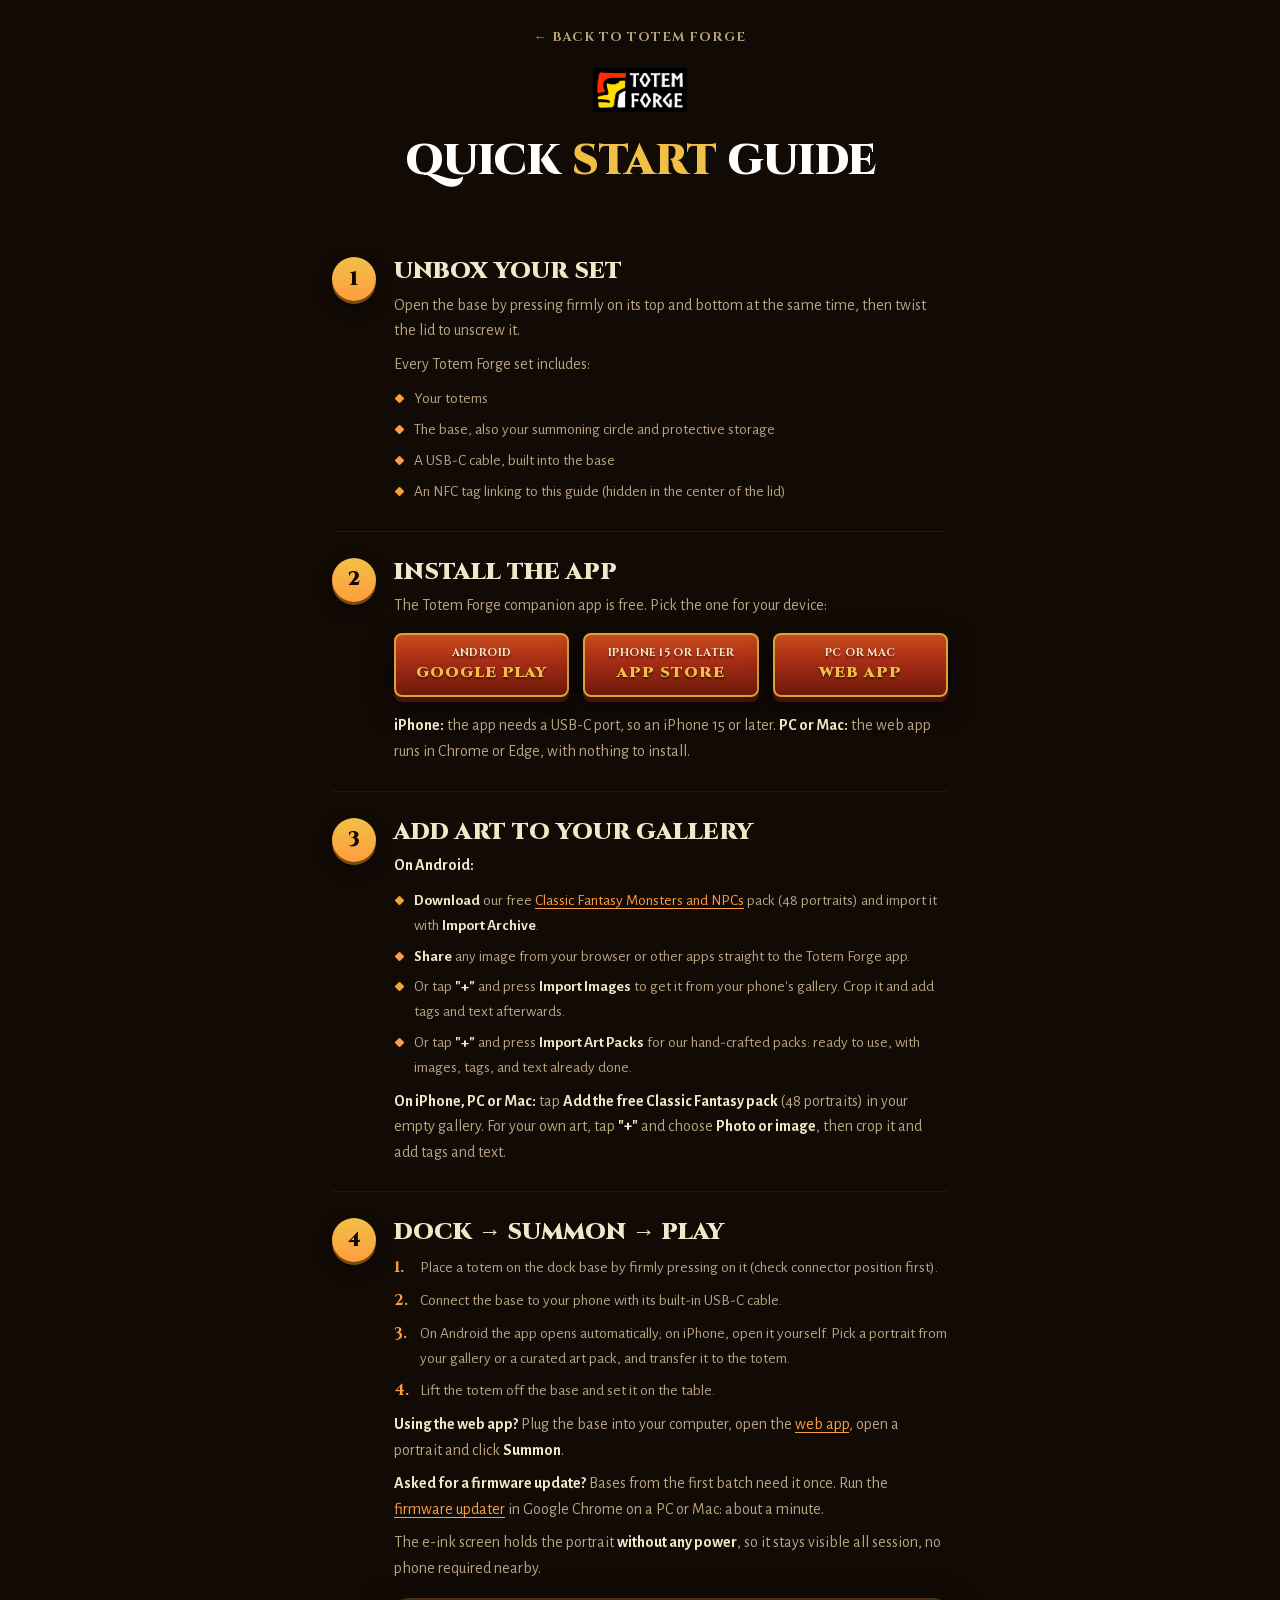
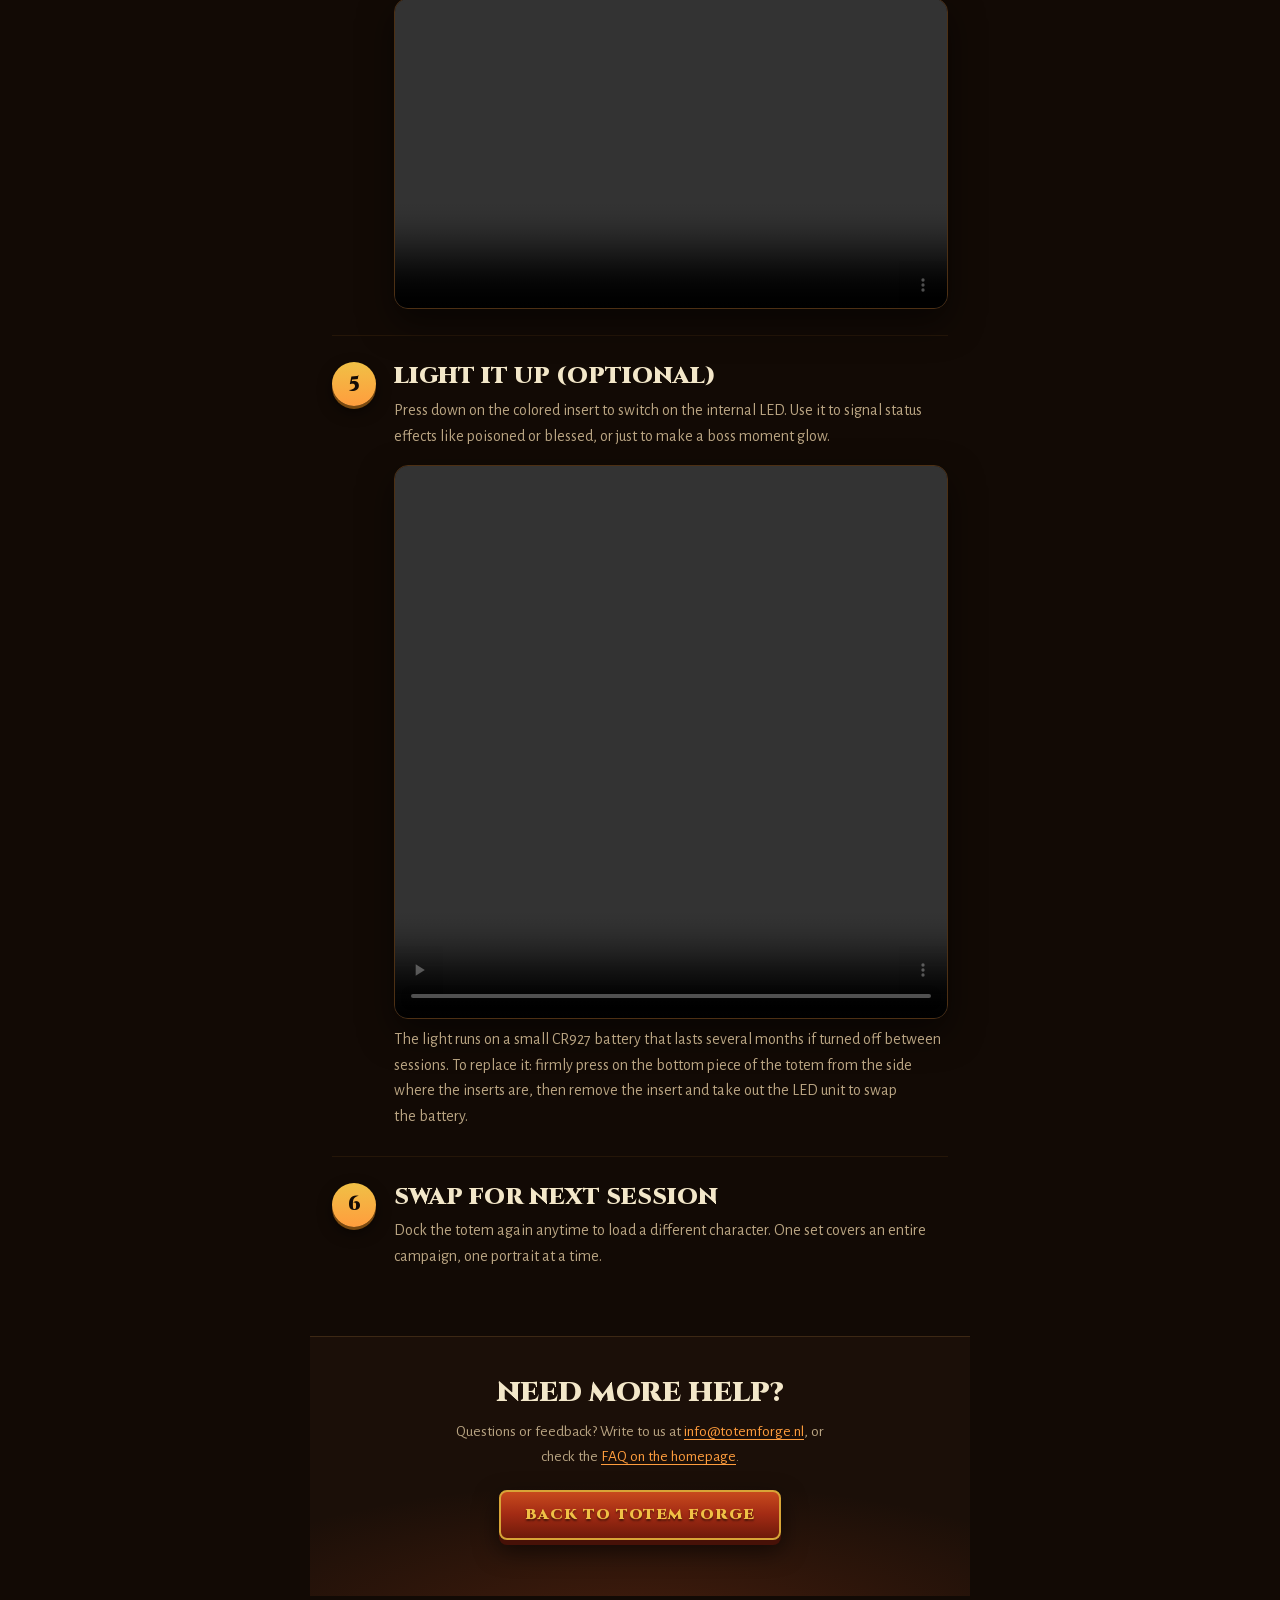
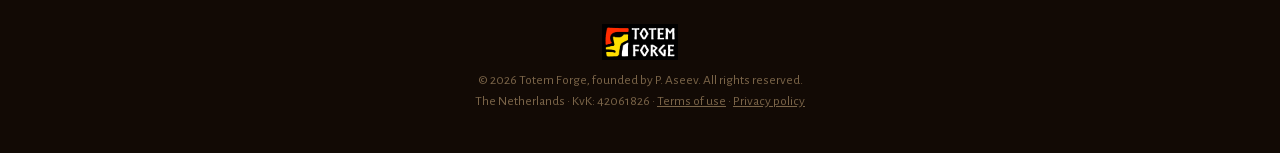
<file: start.html>
<!DOCTYPE html>
<html lang="en">
<head>
<meta charset="UTF-8">
<meta name="viewport" content="width=device-width, initial-scale=1.0, viewport-fit=cover">
<title>Quick Start Guide for Totem Forge</title>
<link rel="canonical" href="https://totemforge.nl/start.html">
<meta name="description" content="Get your Totem Forge set up and running in minutes: unbox, install the app, load art, and start playing.">
<link rel="icon" type="image/png" href="assets/logo_icon_32.png">
<meta property="og:type" content="website">
<meta property="og:site_name" content="Totem Forge">
<meta property="og:title" content="Totem Forge: Quick Start Guide">
<meta property="og:description" content="Get your Totem Forge set up and running in minutes: unbox, install the app, load art, and start playing.">
<meta property="og:url" content="https://totemforge.nl/start.html">
<link href="assets/fonts.css" rel="stylesheet">
<style>
  :root {
    --night: #120a05;
    --night-2: #1b0f08;
    --panel: #1e1107;
    --panel-2: #25160a;
    --ember: #ff9d3d;
    --gold: #f0c046;
    --cream: #f3e7c9;
    --cream-dim: #b9a482;
    --cream-dimmer: #8a7659;
    --red: #a32b14;
    --red-hot: #c84a1d;
    --red-deep: #6e1a0a;
    --line: #3d2814;
  }
  * { margin: 0; padding: 0; box-sizing: border-box; }
  html { scroll-behavior: smooth; }
  body {
    background: var(--night);
    color: var(--cream);
    font-family: "Alegreya Sans", sans-serif;
    font-size: 17px;
    line-height: 1.6;
    -webkit-font-smoothing: antialiased;
  }
  img { display: block; max-width: 100%; }
  h1, h2, h3 { font-family: "Cinzel", serif; line-height: 1.12; text-wrap: balance; }
  p { text-wrap: pretty; }
  .wrap { max-width: 660px; margin: 0 auto; padding: 0 22px; }

  .btn-forge {
    display: inline-block;
    font-family: "Cinzel", serif;
    font-size: 19px;
    font-weight: 900;
    letter-spacing: 0.06em;
    text-transform: uppercase;
    text-decoration: none;
    text-align: center;
    color: var(--gold);
    text-shadow: 0 2px 2px rgba(0,0,0,0.5);
    background: linear-gradient(180deg, var(--red-hot) 0%, var(--red) 48%, var(--red-deep) 100%);
    border: 2px solid #d8a437;
    border-radius: 8px;
    padding: 14px 36px;
    box-shadow: 0 5px 0 #471107, 0 10px 24px rgba(0,0,0,0.6);
    transition: transform 0.12s ease, box-shadow 0.12s ease;
  }
  .btn-forge:hover { transform: translateY(-2px); }
  .btn-forge:active { transform: translateY(3px); box-shadow: 0 2px 0 #471107, 0 6px 12px rgba(0,0,0,0.5); }

  .kicker {
    display: block;
    font-family: "Cinzel", serif;
    font-size: 12.5px;
    font-weight: 700;
    letter-spacing: 0.32em;
    text-transform: uppercase;
    color: var(--ember);
  }

  /* ============ Page header ============ */
  .pagehead {
    padding: 22px 0 6px;
    text-align: center;
  }
  .pagehead .back {
    display: inline-block;
    margin-bottom: 20px;
    font-family: "Cinzel", serif;
    font-size: 13px;
    font-weight: 700;
    letter-spacing: 0.08em;
    text-transform: uppercase;
    color: var(--cream-dim);
    text-decoration: none;
  }
  .pagehead .back:hover { color: var(--ember); }
  .pagehead img.logo { height: 44px; width: auto; margin: 0 auto 26px; }
  .pagehead h1 {
    font-size: clamp(28px, 8vw, 42px);
    font-weight: 900;
    text-transform: uppercase;
    color: #ffffff;
  }
  .pagehead h1 em { font-style: normal; color: var(--gold); }

  /* ============ Steps ============ */
  .guide { padding: 40px 22px 20px; }
  .step { padding: 26px 0; display: flex; gap: 18px; align-items: flex-start; }
  .step + .step { border-top: 1px solid #251608; }
  .step .num {
    flex-shrink: 0;
    width: 44px; height: 44px;
    display: flex; align-items: center; justify-content: center;
    font-family: "Cinzel", serif;
    font-size: 19px;
    font-weight: 900;
    color: var(--night);
    background: linear-gradient(180deg, var(--gold), var(--ember));
    border-radius: 50%;
    box-shadow: 0 3px 0 #7a4a10, 0 6px 14px rgba(0,0,0,0.5);
  }
  .step .body { padding-top: 2px; }
  .step h2 {
    font-size: clamp(19px, 5vw, 23px);
    font-weight: 900;
    text-transform: uppercase;
    color: var(--cream);
  }
  .step .body p {
    margin-top: 8px;
    font-size: 16px;
    color: var(--cream-dim);
  }
  .step .body p b { color: var(--cream); font-weight: 700; }
  .step .body p a { color: var(--ember); text-decoration: underline; text-underline-offset: 3px; }
  .step .body ul {
    list-style: none;
    margin-top: 10px;
    display: grid;
    gap: 6px;
  }
  .step .body ul li {
    position: relative;
    padding-left: 20px;
    font-size: 15.5px;
    color: var(--cream-dim);
  }
  .step .body ul li b { color: var(--cream); font-weight: 700; }
  .step .body ul li a { color: var(--ember); text-decoration: underline; text-underline-offset: 3px; }
  .step .body ul li::before {
    content: "";
    position: absolute; left: 2px; top: 8px;
    width: 7px; height: 7px;
    transform: rotate(45deg);
    background: var(--ember);
    border-radius: 1px;
  }
  .step .body ol {
    list-style: none;
    counter-reset: substep;
    margin-top: 10px;
    display: grid;
    gap: 8px;
  }
  .step .body ol li {
    position: relative;
    padding-left: 26px;
    font-size: 15.5px;
    color: var(--cream-dim);
    counter-increment: substep;
  }
  .step .body ol li::before {
    content: counter(substep) ".";
    position: absolute;
    left: 0; top: 0;
    font-family: "Cinzel", serif;
    font-weight: 700;
    color: var(--ember);
  }
  .step .body .btn-forge {
    margin-top: 14px;
    font-size: 15px;
    padding: 11px 24px;
  }
  .step .body .app-links { display: flex; flex-wrap: wrap; gap: 14px; margin: 14px 0 16px; }
  .step .body .app-links .btn-forge { flex: 1 1 170px; margin-top: 0; padding: 9px 12px 10px; }
  .app-links small { display: block; font-size: 11px; font-weight: 700; letter-spacing: 0.04em; color: var(--cream); }
  .step-video { margin-top: 16px; }
  .step-video video {
    display: block;
    width: 100%;
    height: auto;
    aspect-ratio: 16 / 9;
    object-fit: cover;
    border-radius: 14px;
    border: 1.5px solid #4d3014;
    background: var(--night-2);
    box-shadow: 0 14px 34px rgba(0,0,0,0.5);
  }
  .step-video.square video { aspect-ratio: 1 / 1; }

  /* ============ Closing ============ */
  .closing {
    margin-top: 20px;
    padding: 40px 0 56px;
    text-align: center;
    background:
      radial-gradient(120% 90% at 50% 110%, rgba(200, 74, 29, 0.22), transparent 60%),
      var(--night-2);
    border-top: 1px solid var(--line);
  }
  .closing h2 { font-size: clamp(22px, 6vw, 28px); font-weight: 900; text-transform: uppercase; }
  .closing p { margin: 12px auto 0; max-width: 26em; color: var(--cream-dim); font-size: 15.5px; }
  .closing p a { color: var(--ember); text-decoration: underline; text-underline-offset: 3px; }
  .closing .btn-forge { margin-top: 20px; font-size: 15px; padding: 11px 24px; }

  footer { padding: 28px 0 40px; text-align: center; background: var(--night); }
  footer img { height: 72px; width: auto; margin: 0 auto 10px; }
  footer p { font-size: 13.5px; color: #7a6448; }

  @media (min-width: 760px) {
    footer img { height: 36px; }
  }
</style>
</head>
<body>

<main>
  <div class="wrap pagehead">
    <a class="back" href="index.html">&larr; Back to Totem Forge</a>
    <img class="logo" src="assets/logo-horizontal.png" alt="Totem Forge">
    <h1>QUICK <em>START</em> GUIDE</h1>
  </div>

  <section class="guide wrap" aria-label="Setup steps">

    <article class="step">
      <div class="num">1</div>
      <div class="body">
        <h2>Unbox your set</h2>
        <p>Open the base by pressing firmly on its top and bottom at the same time, then twist the lid to unscrew it.</p>
        <p>Every Totem Forge set includes:</p>
        <ul>
          <li>Your totems</li>
          <li>The base, also your summoning circle and protective storage</li>
          <li>A USB-C cable, built into the base</li>
          <li>An NFC tag linking to this guide (hidden in the center of the lid)</li>
        </ul>
      </div>
    </article>

    <article class="step">
      <div class="num">2</div>
      <div class="body">
        <h2>Install the app</h2>
        <p>The Totem Forge companion app is free. Pick the one for your device:</p>
        <div class="app-links">
          <a class="btn-forge" href="https://play.google.com/store/apps/details?id=com.minitoo.android&amp;utm_source=emea_Med" target="_blank" rel="noopener"><small>Android</small>Google Play</a>
          <a class="btn-forge" href="https://apps.apple.com/app/totem-forge-companion/id6825669366" target="_blank" rel="noopener"><small>iPhone 15 or later</small>App Store</a>
          <a class="btn-forge" href="app/"><small>PC or Mac</small>Web app</a>
        </div>
        <p><b>iPhone:</b> the app needs a USB-C port, so an iPhone 15 or later. <b>PC or Mac:</b> the web app runs in Chrome or Edge, with nothing to install.</p>
      </div>
    </article>

    <article class="step">
      <div class="num">3</div>
      <div class="body">
        <h2>Add art to your gallery</h2>
        <p><b>On Android:</b></p>
        <ul>
          <li><b>Download</b> our free <a href="packs/totem_Classic-Fantasy-48.tfc.zip">Classic Fantasy Monsters and NPCs</a> pack (48 portraits) and import it with <b>Import Archive</b>.</li>
          <li><b>Share</b> any image from your browser or other apps straight to the Totem Forge app.</li>
          <li>Or tap <b>"+"</b> and press <b>Import Images</b> to get it from your phone's gallery. Crop it and add tags and text afterwards.</li>
          <li>Or tap <b>"+"</b> and press <b>Import Art Packs</b> for our hand-crafted packs: ready to use, with images, tags, and text already done.</li>
        </ul>
        <p><b>On iPhone, PC or Mac:</b> tap <b>Add the free Classic Fantasy pack</b> (48 portraits) in your empty gallery. For your own art, tap <b>"+"</b> and choose <b>Photo or image</b>, then crop it and add tags and text.</p>
      </div>
    </article>

    <article class="step">
      <div class="num">4</div>
      <div class="body">
        <h2>Dock &rarr; Summon &rarr; Play</h2>
        <ol>
          <li>Place a totem on the dock base by firmly pressing on it (check connector position first).</li>
          <li>Connect the base to your phone with its built-in USB-C cable.</li>
          <li>On Android the app opens automatically; on iPhone, open it yourself. Pick a portrait from your gallery or a curated art pack, and transfer it to the totem.</li>
          <li>Lift the totem off the base and set it on the table.</li>
        </ol>
        <p><b>Using the web app?</b> Plug the base into your computer, open the <a href="app/">web app</a>, open a portrait and click <b>Summon</b>.</p>
        <p><b>Asked for a firmware update?</b> Bases from the first batch need it once. Run the <a href="updater/">firmware updater</a> in Google Chrome on a PC or Mac: about a minute.</p>
        <p>The e-ink screen holds the portrait <b>without any power</b>, so it stays visible all session, no phone required nearby.</p>
        <div class="step-video">
          <video src="assets/totem-demo.mp4" muted loop playsinline preload="metadata" aria-label="Demo: docking a totem, summoning character art onto it, and playing with it on the table"></video>
        </div>
      </div>
    </article>

    <article class="step">
      <div class="num">5</div>
      <div class="body">
        <h2>Light it up (optional)</h2>
        <p>Press down on the colored insert to switch on the internal LED. Use it to signal status effects like poisoned or blessed, or just to make a boss moment glow.</p>
        <div class="step-video square">
          <video src="assets/totem-use_LED_light.mp4" muted loop playsinline preload="metadata" aria-label="Demo: pressing the colored insert to switch on the totem's LED light"></video>
        </div>
        <p>The light runs on a small CR927 battery that lasts several months if turned off between sessions. To replace it: firmly press on the bottom piece of the totem from the side where the inserts are, then remove the insert and take out the LED unit to swap the battery.</p>
      </div>
    </article>

    <article class="step">
      <div class="num">6</div>
      <div class="body">
        <h2>Swap for next session</h2>
        <p>Dock the totem again anytime to load a different character. One set covers an entire campaign, one portrait at a time.</p>
      </div>
    </article>

  </section>

  <section class="closing wrap" aria-label="Need more help">
    <h2>NEED MORE HELP?</h2>
    <p>Questions or feedback? Write to us at <a href="mailto:info@totemforge.nl">info@totemforge.nl</a>, or check the <a href="index.html#faq">FAQ on the homepage</a>.</p>
    <a class="btn-forge" href="index.html">BACK TO TOTEM FORGE</a>
  </section>
</main>

<footer>
  <img src="assets/logo-horizontal.png" alt="Totem Forge">
  <p>© 2026 Totem Forge, founded by P. Aseev. All rights reserved.<br>
The Netherlands · KvK: 42061826 · <a href="terms.html" style="color:inherit">Terms of use</a> · <a href="privacy.html" style="color:inherit">Privacy policy</a></p>
</footer>

<script>
  (function () {
    var vids = document.querySelectorAll(".step-video video");
    if (!vids.length) return;
    if (window.matchMedia("(prefers-reduced-motion: reduce)").matches || !("IntersectionObserver" in window)) {
      vids.forEach(function (vid) { vid.controls = true; });
      return;
    }
    var io = new IntersectionObserver(function (entries) {
      entries.forEach(function (e) {
        if (e.isIntersecting) {
          e.target.play().catch(function () { e.target.controls = true; });
        } else {
          e.target.pause();
        }
      });
    }, { threshold: 0.4 });
    vids.forEach(function (vid) { io.observe(vid); });
  })();
</script>
</body>
</html>
</file>
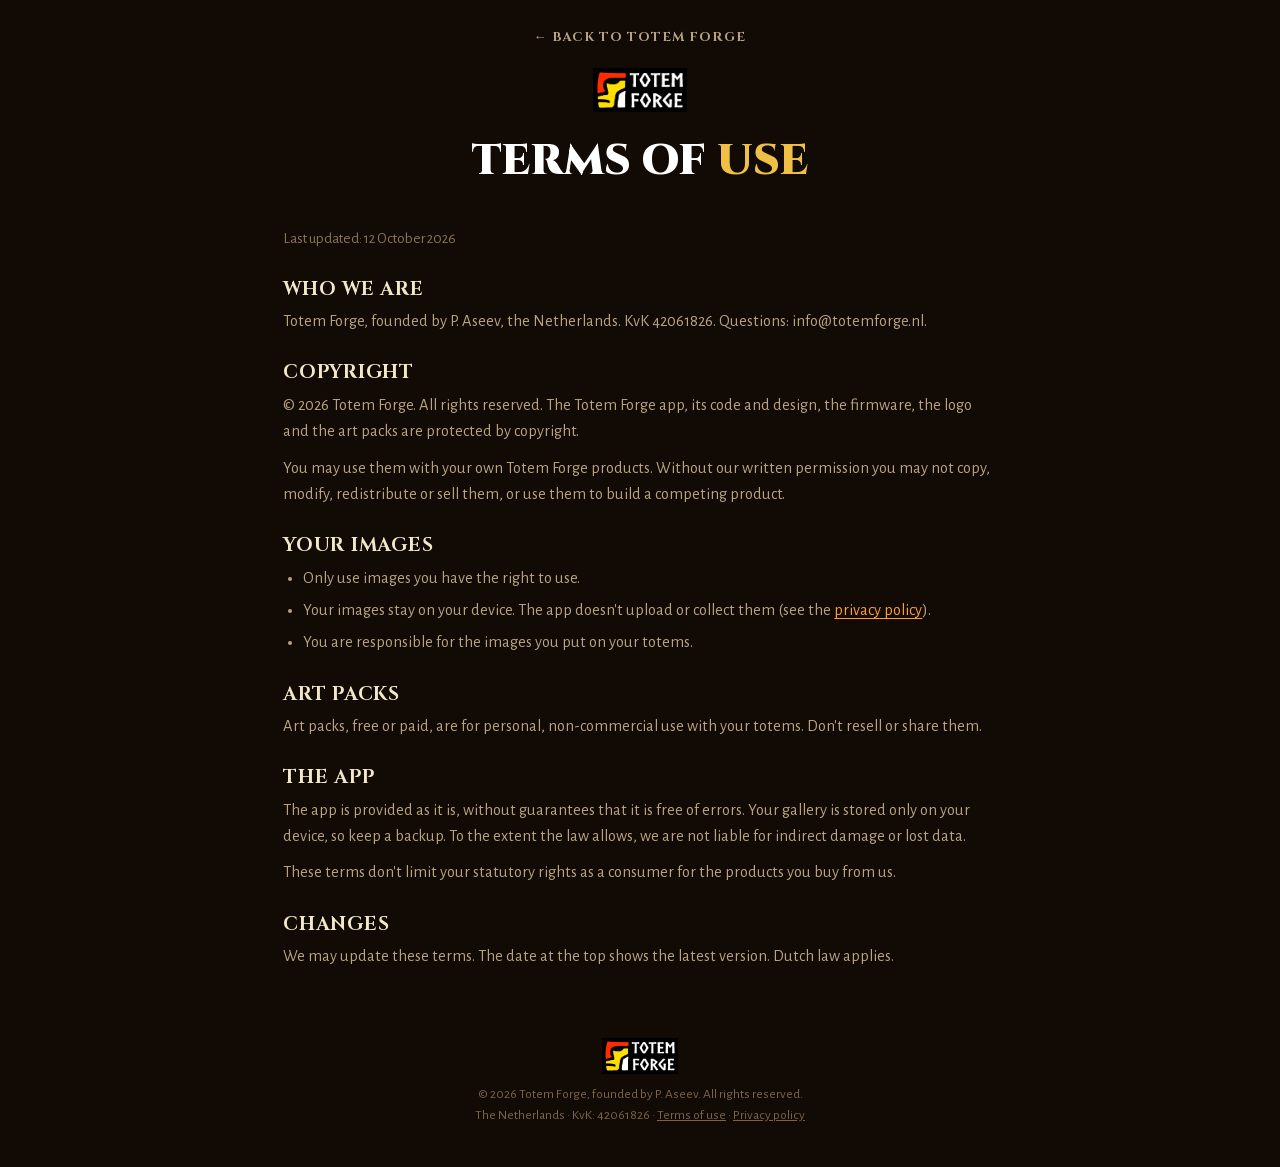
<file: terms.html>
<!DOCTYPE html>
<html lang="en">
<head>
<meta charset="UTF-8">
<meta name="viewport" content="width=device-width, initial-scale=1.0, viewport-fit=cover">
<title>Terms of Use · Totem Forge</title>
<link rel="canonical" href="https://totemforge.nl/terms.html">
<meta name="description" content="The terms for using the Totem Forge app, website and art packs.">
<link rel="icon" type="image/png" href="assets/logo_icon_32.png">
<meta property="og:type" content="website">
<meta property="og:site_name" content="Totem Forge">
<meta property="og:title" content="Totem Forge: Terms of Use">
<meta property="og:description" content="The terms for using the Totem Forge app, website and art packs.">
<meta property="og:url" content="https://totemforge.nl/terms.html">
<link href="assets/fonts.css" rel="stylesheet">
<style>
  :root {
    --night: #120a05;
    --night-2: #1b0f08;
    --panel: #1e1107;
    --panel-2: #25160a;
    --ember: #ff9d3d;
    --gold: #f0c046;
    --cream: #f3e7c9;
    --cream-dim: #b9a482;
    --cream-dimmer: #8a7659;
    --red: #a32b14;
    --red-hot: #c84a1d;
    --red-deep: #6e1a0a;
    --line: #3d2814;
  }
  * { margin: 0; padding: 0; box-sizing: border-box; }
  html { scroll-behavior: smooth; }
  body {
    background: var(--night);
    color: var(--cream);
    font-family: "Alegreya Sans", sans-serif;
    font-size: 17px;
    line-height: 1.6;
    -webkit-font-smoothing: antialiased;
  }
  img { display: block; max-width: 100%; }
  h1, h2, h3 { font-family: "Cinzel", serif; line-height: 1.12; text-wrap: balance; }
  p { text-wrap: pretty; }
  .wrap { max-width: 660px; margin: 0 auto; padding: 0 22px; }

  .btn-forge {
    display: inline-block;
    font-family: "Cinzel", serif;
    font-size: 19px;
    font-weight: 900;
    letter-spacing: 0.06em;
    text-transform: uppercase;
    text-decoration: none;
    text-align: center;
    color: var(--gold);
    text-shadow: 0 2px 2px rgba(0,0,0,0.5);
    background: linear-gradient(180deg, var(--red-hot) 0%, var(--red) 48%, var(--red-deep) 100%);
    border: 2px solid #d8a437;
    border-radius: 8px;
    padding: 14px 36px;
    box-shadow: 0 5px 0 #471107, 0 10px 24px rgba(0,0,0,0.6);
    transition: transform 0.12s ease, box-shadow 0.12s ease;
  }
  .btn-forge:hover { transform: translateY(-2px); }
  .btn-forge:active { transform: translateY(3px); box-shadow: 0 2px 0 #471107, 0 6px 12px rgba(0,0,0,0.5); }

  .kicker {
    display: block;
    font-family: "Cinzel", serif;
    font-size: 12.5px;
    font-weight: 700;
    letter-spacing: 0.32em;
    text-transform: uppercase;
    color: var(--ember);
  }

  /* ============ Page header ============ */
  .pagehead {
    padding: 22px 0 6px;
    text-align: center;
  }
  .pagehead .back {
    display: inline-block;
    margin-bottom: 20px;
    font-family: "Cinzel", serif;
    font-size: 13px;
    font-weight: 700;
    letter-spacing: 0.08em;
    text-transform: uppercase;
    color: var(--cream-dim);
    text-decoration: none;
  }
  .pagehead .back:hover { color: var(--ember); }
  .pagehead img.logo { height: 44px; width: auto; margin: 0 auto 26px; }
  .pagehead h1 {
    font-size: clamp(28px, 8vw, 42px);
    font-weight: 900;
    text-transform: uppercase;
    color: #ffffff;
  }
  .pagehead h1 em { font-style: normal; color: var(--gold); }

  /* ============ Steps ============ */
  .guide { padding: 40px 0 20px; }
  .step { padding: 26px 0; display: flex; gap: 18px; align-items: flex-start; }
  .step + .step { border-top: 1px solid #251608; }
  .step .num {
    flex-shrink: 0;
    width: 44px; height: 44px;
    display: flex; align-items: center; justify-content: center;
    font-family: "Cinzel", serif;
    font-size: 19px;
    font-weight: 900;
    color: var(--night);
    background: linear-gradient(180deg, var(--gold), var(--ember));
    border-radius: 50%;
    box-shadow: 0 3px 0 #7a4a10, 0 6px 14px rgba(0,0,0,0.5);
  }
  .step .body { padding-top: 2px; }
  .step h2 {
    font-size: clamp(19px, 5vw, 23px);
    font-weight: 900;
    text-transform: uppercase;
    color: var(--cream);
  }
  .step .body p {
    margin-top: 8px;
    font-size: 16px;
    color: var(--cream-dim);
  }
  .step .body p b { color: var(--cream); font-weight: 700; }
  .step .body p a { color: var(--ember); text-decoration: underline; text-underline-offset: 3px; }
  .step .body ul {
    list-style: none;
    margin-top: 10px;
    display: grid;
    gap: 6px;
  }
  .step .body ul li {
    position: relative;
    padding-left: 20px;
    font-size: 15.5px;
    color: var(--cream-dim);
  }
  .step .body ul li b { color: var(--cream); font-weight: 700; }
  .step .body ul li a { color: var(--ember); text-decoration: underline; text-underline-offset: 3px; }
  .step .body ul li::before {
    content: "";
    position: absolute; left: 2px; top: 8px;
    width: 7px; height: 7px;
    transform: rotate(45deg);
    background: var(--ember);
    border-radius: 1px;
  }
  .step .body ol {
    list-style: none;
    counter-reset: substep;
    margin-top: 10px;
    display: grid;
    gap: 8px;
  }
  .step .body ol li {
    position: relative;
    padding-left: 26px;
    font-size: 15.5px;
    color: var(--cream-dim);
    counter-increment: substep;
  }
  .step .body ol li::before {
    content: counter(substep) ".";
    position: absolute;
    left: 0; top: 0;
    font-family: "Cinzel", serif;
    font-weight: 700;
    color: var(--ember);
  }
  .step .body .btn-forge {
    margin-top: 14px;
    font-size: 15px;
    padding: 11px 24px;
  }
  .step-video { margin-top: 16px; }
  .step-video video {
    display: block;
    width: 100%;
    height: auto;
    aspect-ratio: 16 / 9;
    object-fit: cover;
    border-radius: 14px;
    border: 1.5px solid #4d3014;
    background: var(--night-2);
    box-shadow: 0 14px 34px rgba(0,0,0,0.5);
  }
  .step-video.square video { aspect-ratio: 1 / 1; }

  /* ============ Closing ============ */
  .closing {
    margin-top: 20px;
    padding: 40px 0 56px;
    text-align: center;
    background:
      radial-gradient(120% 90% at 50% 110%, rgba(200, 74, 29, 0.22), transparent 60%),
      var(--night-2);
    border-top: 1px solid var(--line);
  }
  .closing h2 { font-size: clamp(22px, 6vw, 28px); font-weight: 900; text-transform: uppercase; }
  .closing p { margin: 12px auto 0; max-width: 26em; color: var(--cream-dim); font-size: 15.5px; }
  .closing p a { color: var(--ember); text-decoration: underline; text-underline-offset: 3px; }
  .closing .btn-forge { margin-top: 20px; font-size: 15px; padding: 11px 24px; }

  footer { padding: 28px 0 40px; text-align: center; background: var(--night); }
  footer img { height: 72px; width: auto; margin: 0 auto 10px; }
  footer p { font-size: 13.5px; color: #7a6448; }

  @media (min-width: 760px) {
    footer img { height: 36px; }
  }
  /* ============ Terms ============ */
  .terms { padding: 36px 0 40px; max-width: 42em; }
  .terms .updated { color: var(--cream-dimmer); font-size: 15px; margin: 0 0 20px; }
  .terms h2 { font-size: 19px; font-weight: 700; text-transform: uppercase; letter-spacing: .04em; color: var(--cream); margin: 28px 0 8px; }
  .terms p, .terms li { color: var(--cream-dim); font-size: 16.5px; }
  .terms p + p { margin-top: 10px; }
  .terms ul { margin: 8px 0 0 1.2em; display: grid; gap: 6px; }
  .terms a { color: var(--ember); text-decoration: underline; text-underline-offset: 3px; }
  footer .links a { color: var(--cream-dim); }
</style>
</head>
<body>

<main>
  <div class="wrap pagehead">
    <a class="back" href="index.html">&larr; Back to Totem Forge</a>
    <img class="logo" src="assets/logo-horizontal.png" alt="Totem Forge">
    <h1>TERMS OF <em>USE</em></h1>
  </div>

  <section class="terms wrap" aria-label="Terms of use">
    <p class="updated">Last updated: 12 October 2026</p>

    <h2>Who we are</h2>
    <p>Totem Forge, founded by P. Aseev, the Netherlands. KvK 42061826. Questions: <span id="termsMail">info@totemforge.nl</span>.</p>

    <h2>Copyright</h2>
    <p>© 2026 Totem Forge. All rights reserved. The Totem Forge app, its code and design, the firmware, the logo and the art packs are protected by copyright.</p>
    <p>You may use them with your own Totem Forge products. Without our written permission you may not copy, modify, redistribute or sell them, or use them to build a competing product.</p>

    <h2>Your images</h2>
    <ul>
      <li>Only use images you have the right to use.</li>
      <li>Your images stay on your device. The app doesn't upload or collect them (see the <a href="privacy.html">privacy policy</a>).</li>
      <li>You are responsible for the images you put on your totems.</li>
    </ul>

    <h2>Art packs</h2>
    <p>Art packs, free or paid, are for personal, non-commercial use with your totems. Don't resell or share them.</p>

    <h2>The app</h2>
    <p>The app is provided as it is, without guarantees that it is free of errors. Your gallery is stored only on your device, so keep a backup. To the extent the law allows, we are not liable for indirect damage or lost data.</p>
    <p>These terms don't limit your statutory rights as a consumer for the products you buy from us.</p>

    <h2>Changes</h2>
    <p>We may update these terms. The date at the top shows the latest version. Dutch law applies.</p>
  </section>
</main>

<footer>
  <img src="assets/logo-horizontal.png" alt="Totem Forge">
  <p>© 2026 Totem Forge, founded by P. Aseev. All rights reserved.<br>
The Netherlands · KvK: 42061826 · <a href="terms.html" style="color:inherit">Terms of use</a> · <a href="privacy.html" style="color:inherit">Privacy policy</a></p>
</footer>
</body>
</html>
</file>
<file: assets/fonts.css>
/* Cinzel and Alegreya Sans (SIL Open Font License), served from this site instead of Google Fonts */
@font-face { font-family: 'Alegreya Sans'; font-style: italic; font-weight: 400; font-display: swap;
  src: url(fonts/AlegreyaSans-400i-latin-ext.woff2) format('woff2'); unicode-range: U+0100-02BA, U+02BD-02C5, U+02C7-02CC, U+02CE-02D7, U+02DD-02FF, U+0304, U+0308, U+0329, U+1D00-1DBF, U+1E00-1E9F, U+1EF2-1EFF, U+2020, U+20A0-20AB, U+20AD-20C4, U+2113, U+2C60-2C7F, U+A720-A7FF; }
@font-face { font-family: 'Alegreya Sans'; font-style: italic; font-weight: 400; font-display: swap;
  src: url(fonts/AlegreyaSans-400i-latin.woff2) format('woff2'); unicode-range: U+0000-00FF, U+0131, U+0152-0153, U+02BB-02BC, U+02C6, U+02DA, U+02DC, U+0304, U+0308, U+0329, U+2000-206F, U+20AC, U+2122, U+2191, U+2193, U+2212, U+2215, U+FEFF, U+FFFD; }
@font-face { font-family: 'Alegreya Sans'; font-style: normal; font-weight: 400; font-display: swap;
  src: url(fonts/AlegreyaSans-400-latin-ext.woff2) format('woff2'); unicode-range: U+0100-02BA, U+02BD-02C5, U+02C7-02CC, U+02CE-02D7, U+02DD-02FF, U+0304, U+0308, U+0329, U+1D00-1DBF, U+1E00-1E9F, U+1EF2-1EFF, U+2020, U+20A0-20AB, U+20AD-20C4, U+2113, U+2C60-2C7F, U+A720-A7FF; }
@font-face { font-family: 'Alegreya Sans'; font-style: normal; font-weight: 400; font-display: swap;
  src: url(fonts/AlegreyaSans-400-latin.woff2) format('woff2'); unicode-range: U+0000-00FF, U+0131, U+0152-0153, U+02BB-02BC, U+02C6, U+02DA, U+02DC, U+0304, U+0308, U+0329, U+2000-206F, U+20AC, U+2122, U+2191, U+2193, U+2212, U+2215, U+FEFF, U+FFFD; }
@font-face { font-family: 'Alegreya Sans'; font-style: normal; font-weight: 500; font-display: swap;
  src: url(fonts/AlegreyaSans-500-latin-ext.woff2) format('woff2'); unicode-range: U+0100-02BA, U+02BD-02C5, U+02C7-02CC, U+02CE-02D7, U+02DD-02FF, U+0304, U+0308, U+0329, U+1D00-1DBF, U+1E00-1E9F, U+1EF2-1EFF, U+2020, U+20A0-20AB, U+20AD-20C4, U+2113, U+2C60-2C7F, U+A720-A7FF; }
@font-face { font-family: 'Alegreya Sans'; font-style: normal; font-weight: 500; font-display: swap;
  src: url(fonts/AlegreyaSans-500-latin.woff2) format('woff2'); unicode-range: U+0000-00FF, U+0131, U+0152-0153, U+02BB-02BC, U+02C6, U+02DA, U+02DC, U+0304, U+0308, U+0329, U+2000-206F, U+20AC, U+2122, U+2191, U+2193, U+2212, U+2215, U+FEFF, U+FFFD; }
@font-face { font-family: 'Alegreya Sans'; font-style: normal; font-weight: 700; font-display: swap;
  src: url(fonts/AlegreyaSans-700-latin-ext.woff2) format('woff2'); unicode-range: U+0100-02BA, U+02BD-02C5, U+02C7-02CC, U+02CE-02D7, U+02DD-02FF, U+0304, U+0308, U+0329, U+1D00-1DBF, U+1E00-1E9F, U+1EF2-1EFF, U+2020, U+20A0-20AB, U+20AD-20C4, U+2113, U+2C60-2C7F, U+A720-A7FF; }
@font-face { font-family: 'Alegreya Sans'; font-style: normal; font-weight: 700; font-display: swap;
  src: url(fonts/AlegreyaSans-700-latin.woff2) format('woff2'); unicode-range: U+0000-00FF, U+0131, U+0152-0153, U+02BB-02BC, U+02C6, U+02DA, U+02DC, U+0304, U+0308, U+0329, U+2000-206F, U+20AC, U+2122, U+2191, U+2193, U+2212, U+2215, U+FEFF, U+FFFD; }
@font-face { font-family: 'Cinzel'; font-style: normal; font-weight: 600; font-display: swap;
  src: url(fonts/Cinzel-600-latin-ext.woff2) format('woff2'); unicode-range: U+0100-02BA, U+02BD-02C5, U+02C7-02CC, U+02CE-02D7, U+02DD-02FF, U+0304, U+0308, U+0329, U+1D00-1DBF, U+1E00-1E9F, U+1EF2-1EFF, U+2020, U+20A0-20AB, U+20AD-20C4, U+2113, U+2C60-2C7F, U+A720-A7FF; }
@font-face { font-family: 'Cinzel'; font-style: normal; font-weight: 600; font-display: swap;
  src: url(fonts/Cinzel-600-latin.woff2) format('woff2'); unicode-range: U+0000-00FF, U+0131, U+0152-0153, U+02BB-02BC, U+02C6, U+02DA, U+02DC, U+0304, U+0308, U+0329, U+2000-206F, U+20AC, U+2122, U+2191, U+2193, U+2212, U+2215, U+FEFF, U+FFFD; }
@font-face { font-family: 'Cinzel'; font-style: normal; font-weight: 700; font-display: swap;
  src: url(fonts/Cinzel-700-latin-ext.woff2) format('woff2'); unicode-range: U+0100-02BA, U+02BD-02C5, U+02C7-02CC, U+02CE-02D7, U+02DD-02FF, U+0304, U+0308, U+0329, U+1D00-1DBF, U+1E00-1E9F, U+1EF2-1EFF, U+2020, U+20A0-20AB, U+20AD-20C4, U+2113, U+2C60-2C7F, U+A720-A7FF; }
@font-face { font-family: 'Cinzel'; font-style: normal; font-weight: 700; font-display: swap;
  src: url(fonts/Cinzel-700-latin.woff2) format('woff2'); unicode-range: U+0000-00FF, U+0131, U+0152-0153, U+02BB-02BC, U+02C6, U+02DA, U+02DC, U+0304, U+0308, U+0329, U+2000-206F, U+20AC, U+2122, U+2191, U+2193, U+2212, U+2215, U+FEFF, U+FFFD; }
@font-face { font-family: 'Cinzel'; font-style: normal; font-weight: 900; font-display: swap;
  src: url(fonts/Cinzel-900-latin-ext.woff2) format('woff2'); unicode-range: U+0100-02BA, U+02BD-02C5, U+02C7-02CC, U+02CE-02D7, U+02DD-02FF, U+0304, U+0308, U+0329, U+1D00-1DBF, U+1E00-1E9F, U+1EF2-1EFF, U+2020, U+20A0-20AB, U+20AD-20C4, U+2113, U+2C60-2C7F, U+A720-A7FF; }
@font-face { font-family: 'Cinzel'; font-style: normal; font-weight: 900; font-display: swap;
  src: url(fonts/Cinzel-900-latin.woff2) format('woff2'); unicode-range: U+0000-00FF, U+0131, U+0152-0153, U+02BB-02BC, U+02C6, U+02DA, U+02DC, U+0304, U+0308, U+0329, U+2000-206F, U+20AC, U+2122, U+2191, U+2193, U+2212, U+2215, U+FEFF, U+FFFD; }
/* Chakra Petch and IBM Plex Sans (SIL Open Font License), used by the app demo */
@font-face { font-family: 'Chakra Petch'; font-style: normal; font-weight: 500; font-display: swap;
  src: url(fonts/ChakraPetch-500-latin-ext.woff2) format('woff2'); unicode-range: U+0100-02BA, U+02BD-02C5, U+02C7-02CC, U+02CE-02D7, U+02DD-02FF, U+0304, U+0308, U+0329, U+1D00-1DBF, U+1E00-1E9F, U+1EF2-1EFF, U+2020, U+20A0-20AB, U+20AD-20C4, U+2113, U+2C60-2C7F, U+A720-A7FF; }
@font-face { font-family: 'Chakra Petch'; font-style: normal; font-weight: 500; font-display: swap;
  src: url(fonts/ChakraPetch-500-latin.woff2) format('woff2'); unicode-range: U+0000-00FF, U+0131, U+0152-0153, U+02BB-02BC, U+02C6, U+02DA, U+02DC, U+0304, U+0308, U+0329, U+2000-206F, U+20AC, U+2122, U+2191, U+2193, U+2212, U+2215, U+FEFF, U+FFFD; }
@font-face { font-family: 'Chakra Petch'; font-style: normal; font-weight: 700; font-display: swap;
  src: url(fonts/ChakraPetch-700-latin-ext.woff2) format('woff2'); unicode-range: U+0100-02BA, U+02BD-02C5, U+02C7-02CC, U+02CE-02D7, U+02DD-02FF, U+0304, U+0308, U+0329, U+1D00-1DBF, U+1E00-1E9F, U+1EF2-1EFF, U+2020, U+20A0-20AB, U+20AD-20C4, U+2113, U+2C60-2C7F, U+A720-A7FF; }
@font-face { font-family: 'Chakra Petch'; font-style: normal; font-weight: 700; font-display: swap;
  src: url(fonts/ChakraPetch-700-latin.woff2) format('woff2'); unicode-range: U+0000-00FF, U+0131, U+0152-0153, U+02BB-02BC, U+02C6, U+02DA, U+02DC, U+0304, U+0308, U+0329, U+2000-206F, U+20AC, U+2122, U+2191, U+2193, U+2212, U+2215, U+FEFF, U+FFFD; }
@font-face { font-family: 'IBM Plex Sans'; font-style: normal; font-weight: 400; font-display: swap;
  src: url(fonts/IBMPlexSans-400-latin-ext.woff2) format('woff2'); unicode-range: U+0100-02BA, U+02BD-02C5, U+02C7-02CC, U+02CE-02D7, U+02DD-02FF, U+0304, U+0308, U+0329, U+1D00-1DBF, U+1E00-1E9F, U+1EF2-1EFF, U+2020, U+20A0-20AB, U+20AD-20C4, U+2113, U+2C60-2C7F, U+A720-A7FF; }
@font-face { font-family: 'IBM Plex Sans'; font-style: normal; font-weight: 400; font-display: swap;
  src: url(fonts/IBMPlexSans-400-latin.woff2) format('woff2'); unicode-range: U+0000-00FF, U+0131, U+0152-0153, U+02BB-02BC, U+02C6, U+02DA, U+02DC, U+0304, U+0308, U+0329, U+2000-206F, U+20AC, U+2122, U+2191, U+2193, U+2212, U+2215, U+FEFF, U+FFFD; }
@font-face { font-family: 'IBM Plex Sans'; font-style: normal; font-weight: 500; font-display: swap;
  src: url(fonts/IBMPlexSans-500-latin-ext.woff2) format('woff2'); unicode-range: U+0100-02BA, U+02BD-02C5, U+02C7-02CC, U+02CE-02D7, U+02DD-02FF, U+0304, U+0308, U+0329, U+1D00-1DBF, U+1E00-1E9F, U+1EF2-1EFF, U+2020, U+20A0-20AB, U+20AD-20C4, U+2113, U+2C60-2C7F, U+A720-A7FF; }
@font-face { font-family: 'IBM Plex Sans'; font-style: normal; font-weight: 500; font-display: swap;
  src: url(fonts/IBMPlexSans-500-latin.woff2) format('woff2'); unicode-range: U+0000-00FF, U+0131, U+0152-0153, U+02BB-02BC, U+02C6, U+02DA, U+02DC, U+0304, U+0308, U+0329, U+2000-206F, U+20AC, U+2122, U+2191, U+2193, U+2212, U+2215, U+FEFF, U+FFFD; }
</file>
<file: app/css/fonts.css>
/* Cinzel and Alegreya Sans (SIL Open Font License), bundled so the app works offline */
@font-face { font-family: 'Alegreya Sans'; font-style: normal; font-weight: 400; font-display: swap;
  src: url(../fonts/AlegreyaSans-400-latin-ext.woff2) format('woff2'); unicode-range: U+0100-02BA, U+02BD-02C5, U+02C7-02CC, U+02CE-02D7, U+02DD-02FF, U+0304, U+0308, U+0329, U+1D00-1DBF, U+1E00-1E9F, U+1EF2-1EFF, U+2020, U+20A0-20AB, U+20AD-20C4, U+2113, U+2C60-2C7F, U+A720-A7FF; }
@font-face { font-family: 'Alegreya Sans'; font-style: normal; font-weight: 400; font-display: swap;
  src: url(../fonts/AlegreyaSans-400-latin.woff2) format('woff2'); unicode-range: U+0000-00FF, U+0131, U+0152-0153, U+02BB-02BC, U+02C6, U+02DA, U+02DC, U+0304, U+0308, U+0329, U+2000-206F, U+20AC, U+2122, U+2191, U+2193, U+2212, U+2215, U+FEFF, U+FFFD; }
@font-face { font-family: 'Alegreya Sans'; font-style: normal; font-weight: 700; font-display: swap;
  src: url(../fonts/AlegreyaSans-700-latin-ext.woff2) format('woff2'); unicode-range: U+0100-02BA, U+02BD-02C5, U+02C7-02CC, U+02CE-02D7, U+02DD-02FF, U+0304, U+0308, U+0329, U+1D00-1DBF, U+1E00-1E9F, U+1EF2-1EFF, U+2020, U+20A0-20AB, U+20AD-20C4, U+2113, U+2C60-2C7F, U+A720-A7FF; }
@font-face { font-family: 'Alegreya Sans'; font-style: normal; font-weight: 700; font-display: swap;
  src: url(../fonts/AlegreyaSans-700-latin.woff2) format('woff2'); unicode-range: U+0000-00FF, U+0131, U+0152-0153, U+02BB-02BC, U+02C6, U+02DA, U+02DC, U+0304, U+0308, U+0329, U+2000-206F, U+20AC, U+2122, U+2191, U+2193, U+2212, U+2215, U+FEFF, U+FFFD; }
@font-face { font-family: 'Cinzel'; font-style: normal; font-weight: 700; font-display: swap;
  src: url(../fonts/Cinzel-700-latin-ext.woff2) format('woff2'); unicode-range: U+0100-02BA, U+02BD-02C5, U+02C7-02CC, U+02CE-02D7, U+02DD-02FF, U+0304, U+0308, U+0329, U+1D00-1DBF, U+1E00-1E9F, U+1EF2-1EFF, U+2020, U+20A0-20AB, U+20AD-20C4, U+2113, U+2C60-2C7F, U+A720-A7FF; }
@font-face { font-family: 'Cinzel'; font-style: normal; font-weight: 700; font-display: swap;
  src: url(../fonts/Cinzel-700-latin.woff2) format('woff2'); unicode-range: U+0000-00FF, U+0131, U+0152-0153, U+02BB-02BC, U+02C6, U+02DA, U+02DC, U+0304, U+0308, U+0329, U+2000-206F, U+20AC, U+2122, U+2191, U+2193, U+2212, U+2215, U+FEFF, U+FFFD; }
@font-face { font-family: 'Cinzel'; font-style: normal; font-weight: 900; font-display: swap;
  src: url(../fonts/Cinzel-900-latin-ext.woff2) format('woff2'); unicode-range: U+0100-02BA, U+02BD-02C5, U+02C7-02CC, U+02CE-02D7, U+02DD-02FF, U+0304, U+0308, U+0329, U+1D00-1DBF, U+1E00-1E9F, U+1EF2-1EFF, U+2020, U+20A0-20AB, U+20AD-20C4, U+2113, U+2C60-2C7F, U+A720-A7FF; }
@font-face { font-family: 'Cinzel'; font-style: normal; font-weight: 900; font-display: swap;
  src: url(../fonts/Cinzel-900-latin.woff2) format('woff2'); unicode-range: U+0000-00FF, U+0131, U+0152-0153, U+02BB-02BC, U+02C6, U+02DA, U+02DC, U+0304, U+0308, U+0329, U+2000-206F, U+20AC, U+2122, U+2191, U+2193, U+2212, U+2215, U+FEFF, U+FFFD; }
</file>
<file: app/css/app.css>
/* Layout: phone-width app column; on wide screens the gallery stays on the left and the
     portrait, editor or settings open on the right. Sheets slide up from the bottom. */
  :root {
    --bg: #120a05; --surface: #1e1107; --surface-2: #2a190b; --line: #3d2814;
    --fg: #f3e7c9; --fg-dim: #b9a482; --fg-faint: #8a7659;
    --gold: #f0c046; --ember: #ff9d3d; --red: #a32b14; --red-hot: #c84a1d; --red-deep: #6e1a0a;
    --ok: #7fbf7a; --warn: #f0c046; --danger: #e0806d;
    --screen: #0b0603; --frame-edge: #a07f30; --pane: 440px; --logo-ink: #ffffff;
    --display: "Cinzel", Georgia, serif;
    --body: "Alegreya Sans", system-ui, sans-serif;
    color-scheme: dark;            /* always dark, on every device */
  }
  [hidden] { display: none !important; }
  html, body { height: 100%; margin: 0; }
  html { -webkit-text-size-adjust: 100%; touch-action: pan-x pan-y; }   /* scrolling only: no pinch or double-tap zoom (the crop view has its own) */
  /* the top inset keeps clear of the iPhone status bar; bottom insets are handled per element */
  body { background: var(--bg); color: var(--fg); font: 400 16px/1.45 var(--body);
         padding-top: env(safe-area-inset-top, 0px); box-sizing: border-box; -webkit-tap-highlight-color: transparent; }
  * { box-sizing: border-box; }
  button, input, textarea, select { font: inherit; color: inherit; }
  button { cursor: pointer; }
  :focus-visible { outline: 2px solid var(--ember); outline-offset: 2px; }

  .app { position: relative; height: 100%; max-width: 440px; margin: 0 auto; overflow: hidden;
         background: var(--bg); border-inline: 1px solid var(--line); }
  .screen { position: absolute; inset: 0; display: flex; flex-direction: column; background: var(--bg); }

  /* top bars */
  .bar { display: flex; align-items: center; gap: 8px; padding: 12px 16px 8px; min-height: 56px; }
  .bar h1 { font: 900 1.25rem/1.1 var(--display); letter-spacing: .04em; margin: 0; flex: 1; min-width: 0; }
  .bar h1.brand { line-height: 0; display: flex; justify-content: center; }   /* centred: a spacer on the left balances the menu button */
  .logo { height: 44px; width: auto; color: var(--logo-ink); display: block; }
  .bar h2 { font: 700 1.05rem/1.2 var(--display); margin: 0; flex: 1; min-width: 0; text-align: center;
            overflow: hidden; text-overflow: ellipsis; white-space: nowrap; }
  .icon-btn { width: 40px; height: 40px; border-radius: 50%; border: 0; background: transparent; display: grid;
              place-items: center; color: var(--fg); font-size: 1.3rem; flex: none; }
  .icon-btn:hover { background: var(--surface-2); }
  .spacer { width: 40px; flex: none; }
  .text-btn { border: 0; background: transparent; color: var(--ember); font-weight: 700; padding: 8px 6px; }

  /* gallery */
  .tools { display: flex; flex-direction: column; gap: 10px; padding: 0 16px 10px; }
  .search { width: 100%; padding: 10px 14px; border-radius: 10px; border: 1px solid var(--line); background: var(--surface); }
  .search::placeholder { color: var(--fg-faint); }
  .searchbox { position: relative; }
  .searchbox .search { padding-right: 40px; }
  .clear { position: absolute; right: 6px; top: 50%; transform: translateY(-50%); width: 30px; height: 30px; border: 0;
           border-radius: 50%; background: var(--surface-2); color: var(--fg-dim); font-size: .85rem; }
  .sugs { display: flex; flex-wrap: wrap; gap: 6px; }
  .chip { flex: none; border: 1px solid var(--line); background: var(--surface); color: var(--fg-dim);
          border-radius: 999px; padding: 4px 12px; font-size: .9rem; white-space: nowrap; }
  .sug-none { border-style: dashed; font-style: italic; }
  .sug .n { color: var(--fg-faint); margin-left: 4px; font-variant-numeric: tabular-nums; }
  .qline { display: flex; flex-wrap: wrap; align-items: center; gap: 6px 10px; font-size: .9rem; color: var(--fg-dim); }
  .qline .count { color: var(--fg); font-weight: 700; font-variant-numeric: tabular-nums; }
  .linkish { border: 0; background: none; padding: 0; color: var(--ember); text-decoration: underline; }
  .qline .pill { display: inline-flex; align-items: center; gap: 4px; border: 1px dashed var(--line); border-radius: 999px;
                 padding: 2px 4px 2px 10px; color: var(--fg); }
  .qline .pill button { border: 0; background: none; color: var(--fg-faint); padding: 0 4px; }
  .banner { margin: 0 16px 10px; padding: 12px 14px; border-radius: 10px; border: 1px solid var(--gold);
            background: var(--surface); display: grid; gap: 8px; }
  .banner p { margin: 0; color: var(--fg-dim); }
  .banner strong { color: var(--fg); }
  .banner .actions { display: flex; gap: 8px; }
  .banner .actions > * { flex: 1; white-space: nowrap; }
  .banner .actions { flex-wrap: wrap; }
  .banner .actions .wide { flex-basis: 100%; }
  .banner a.primary { text-align: center; text-decoration: none; }
  .scroll > .banner { margin: 0 0 14px; }
  .scroll { flex: 1; overflow-y: auto; padding: 4px 16px 96px; min-height: 0; }
  .grid { display: grid; grid-template-columns: repeat(auto-fill, minmax(92px, 1fr)); gap: 14px 10px; }
  .card { border: 0; background: none; padding: 0; display: block; position: relative;
          user-select: none; -webkit-user-select: none; -webkit-touch-callout: none; }
  /* Previews show what the totem's frame leaves visible (82 x 172 of the 88 x 184 pixels), set into it:
     rounded corners and a soft inner shadow, with the app's thin outline */
  .card::after, .window::after { content: ''; position: absolute; inset: 0; border-radius: inherit; pointer-events: none;
    box-shadow: inset 0 0 0 1px rgba(0,0,0,.55), inset 0 3px 5px rgba(0,0,0,.55), inset 0 0 9px 1px rgba(0,0,0,.35); }
  .card { border-radius: 7px; }
  .window { position: relative; display: block; border-radius: 7px; overflow: hidden; }
  .window.pv { box-shadow: 0 0 0 1px var(--frame-edge), 0 10px 30px rgba(0,0,0,.35); }
  .window.ed { border-radius: 6px; box-shadow: 0 0 0 1px var(--frame-edge); }
  .window.ed::after { display: none; }   /* the editor shows the whole picture, with the dashed guide */
  .card .thumb { width: 100%; aspect-ratio: 82 / 172; border-radius: 7px; background: var(--screen);
                 box-shadow: 0 0 0 1px var(--frame-edge); image-rendering: auto; display: block; }   /* the outline; the inner shadow is .card::after */
  .card.open .thumb { box-shadow: 0 0 0 3px var(--gold); }
  .card .tick { z-index: 1; position: absolute; top: 6px; right: 6px; width: 22px; height: 22px; border-radius: 50%;
                border: 2px solid #fff; background: rgba(0,0,0,.35); display: none; }
  .selecting .card .tick { display: block; }
  .card[aria-checked="true"] .tick { background: var(--ember); border-color: var(--ember); }
  .card[aria-checked="true"] .thumb { box-shadow: 0 0 0 3px var(--ember); }
  .nores { display: grid; gap: 10px; justify-items: start; padding: 24px 4px; color: var(--fg-dim); }
  .nores strong { color: var(--fg); }
  .fab { position: absolute; right: 18px; bottom: calc(22px + env(safe-area-inset-bottom, 0px)); width: 58px; height: 58px;
         border-radius: 50%; border: 2px solid #d8a437; font-size: 1.8rem; line-height: 1; color: var(--gold);
         background: linear-gradient(180deg, var(--red-hot), var(--red) 50%, var(--red-deep)); box-shadow: 0 6px 18px rgba(0,0,0,.35); }
  .empty { display: flex; flex-direction: column; gap: 14px; padding: 24px 4px; color: var(--fg-dim); }
  .empty h3 { font: 700 1.2rem var(--display); color: var(--fg); margin: 0; }
  .empty ol { margin: 0; padding-left: 1.2rem; display: grid; gap: 6px; }
  .selbar { position: absolute; left: 0; right: 0; bottom: 0; display: flex; gap: 8px; padding: 12px 16px
            calc(12px + env(safe-area-inset-bottom, 0px)); background: var(--surface); border-top: 1px solid var(--line); }
  .selbar button { flex: 1; padding: 10px; border-radius: 10px; border: 1px solid var(--line); background: var(--surface-2); }
  .selbar .danger { color: var(--danger); }

  /* portrait */
  .detail { flex: 1; overflow-y: auto; padding: 4px 16px calc(24px + env(safe-area-inset-bottom, 0px));
            display: flex; flex-direction: column; align-items: center; gap: 16px; min-height: 0; }
  .detail > * { max-width: 420px; }
  .big { width: 82px; aspect-ratio: 82 / 172; image-rendering: auto; background: var(--screen); display: block; }   /* one point per screen pixel, chosen next to a totem: the dithering reads as shading */
  .meta { color: var(--fg-faint); font-size: .85rem; text-align: center; }
  /* Daylight or Indoors: the portrait as the totem looks in that light; e-ink only reflects the room's
     light, so indoors it's a little darker (80 %). The choice sits left of the preview, which stays centred */
  .pv-row { display: grid; grid-template-columns: 1fr auto 1fr; align-items: center; gap: 14px; width: 100%; }
  .light-choice { justify-self: end; display: grid; min-width: 7.6em; border: 1px solid var(--line); border-radius: 10px; overflow: hidden; }   /* fixed: bold text doesn't shift it */
  .light-choice button { border: 0; background: var(--surface); color: var(--fg-dim); padding: 7px 12px; font-size: .85rem;
                         text-align: left; white-space: nowrap; }
  .light-choice button + button { border-top: 1px solid var(--line); }
  .light-choice button[aria-checked="true"] { background: var(--gold); color: #1b0f08; font-weight: 700; }
  .window.pv.dimmed .big { filter: brightness(.8); }
  .summon { width: 100%; font: 900 1.15rem var(--display); letter-spacing: .08em; text-transform: uppercase; color: var(--gold);
            padding: 14px; border-radius: 10px; border: 2px solid #d8a437; text-shadow: 0 2px 2px rgba(0,0,0,.4);
            background: linear-gradient(180deg, var(--red-hot), var(--red) 50%, var(--red-deep)); }
  .summon:disabled { filter: saturate(.4) brightness(.8); cursor: default; }
  .progress { width: 100%; display: grid; gap: 6px; }
  .track { height: 8px; border-radius: 99px; background: var(--surface-2); overflow: hidden; }
  .fill { height: 100%; width: 0; background: var(--gold); border-radius: 99px; }
  .progress .label { display: flex; justify-content: space-between; font-size: .9rem; color: var(--fg-dim); font-variant-numeric: tabular-nums; }
  .notice { width: 100%; padding: 12px 14px; border-radius: 10px; border: 1px solid var(--line); background: var(--surface);
            color: var(--fg-dim); font-size: .95rem; display: grid; gap: 10px; }
  .notice.error { border-color: var(--danger); }
  .notice strong { color: var(--fg); }
  .section { width: 100%; display: grid; gap: 8px; }
  .section h3 { margin: 0; font: 700 .8rem var(--body); letter-spacing: .08em; text-transform: uppercase; color: var(--fg-faint); }
  .tagrow { display: flex; flex-wrap: wrap; gap: 6px; }
  .tag { display: inline-flex; align-items: center; gap: 4px; border-radius: 999px; padding: 4px 6px 4px 12px;
         background: var(--surface-2); font-size: .9rem; }
  .tag button { border: 0; background: none; color: var(--fg-faint); padding: 0 4px; }
  .tag-add { border: 1px dashed var(--line); background: none; color: var(--fg-dim); border-radius: 999px; padding: 4px 12px; }
  .secondary { width: 100%; padding: 11px; border-radius: 10px; border: 1px solid var(--line); background: var(--surface); font-weight: 700; }
  .primary { padding: 11px 14px; border-radius: 10px; border: 0; background: var(--ember); color: #1b0f08; font-weight: 700; }
  a.secondary { color: var(--fg); }

  /* editor */
  .stage { position: relative; display: grid; place-items: center; padding: 6px 16px 10px; }
  .crop { width: min(50vw, 176px); aspect-ratio: 88 / 184; image-rendering: pixelated; touch-action: none;
          cursor: grab; background: var(--screen); display: block; }
  .crop:active { cursor: grabbing; }
  .bezel { position: absolute; pointer-events: none; border: 1px dashed rgba(240,192,70,.6); border-radius: 4px; }
  .fillmode { display: flex; align-items: center; justify-content: center; gap: 8px; padding: 0 16px 8px; font-size: .9rem; color: var(--fg-dim); }
  .seg { display: inline-flex; border: 1px solid var(--line); border-radius: 9px; overflow: hidden; flex-wrap: wrap; }
  .seg button { border: 0; background: var(--surface); padding: 6px 12px; color: var(--fg-dim); }
  .seg button[aria-pressed="true"] { background: var(--gold); color: #1b0f08; font-weight: 700; }
  .field > .seg { display: flex; } .field > .seg button { flex: 1; }   /* a full-width choice, like Dither */
  .tabs { display: flex; margin: 0 16px; border-bottom: 1px solid var(--line); }
  .tabs button { flex: 1; border: 0; background: none; padding: 10px; color: var(--fg-dim); font-weight: 700; border-bottom: 2px solid transparent; }
  .tabs button[aria-selected="true"] { color: var(--fg); border-color: var(--ember); }
  .panel { flex: 1; overflow-y: auto; padding: 16px 16px calc(24px + env(safe-area-inset-bottom, 0px)); display: grid;
           gap: 16px; align-content: start; min-height: 0; }
  .field { display: grid; gap: 6px; }
  .field > span { font-size: .9rem; color: var(--fg-dim); display: flex; justify-content: space-between; }
  .field output { font-variant-numeric: tabular-nums; color: var(--fg); }
  .btnrow { display: flex; gap: 8px; }
  .btnrow > * { flex: 1; }
  input[type="range"] { width: 100%; accent-color: var(--ember); }
  textarea { width: 100%; resize: none; border-radius: 10px; border: 1px solid var(--line); background: var(--surface); padding: 10px 12px; }
  .switch { display: flex; align-items: center; justify-content: space-between; gap: 12px; }
  .switch input { width: 44px; height: 24px; accent-color: var(--ember); }
  .swatches { display: flex; gap: 10px; }
  .swatch { width: 34px; height: 34px; border-radius: 50%; border: 2px solid var(--line); }
  .swatch[aria-pressed="true"] { outline: 3px solid var(--ember); outline-offset: 2px; }
  .hint { font-size: .85rem; color: var(--fg-faint); margin: 0; }

  /* settings */
  .settings { flex: 1; overflow-y: auto; padding: 4px 16px calc(24px + env(safe-area-inset-bottom, 0px)); display: grid;
              gap: 22px; align-content: start; min-height: 0; }
  .group { display: grid; gap: 10px; }
  .group h3 { margin: 0; font: 700 .8rem var(--body); letter-spacing: .08em; text-transform: uppercase; color: var(--fg-faint); }
  .rows { border: 1px solid var(--line); border-radius: 12px; background: var(--surface); }
  .rows > * + * { border-top: 1px solid var(--line); }
  .srow { display: flex; justify-content: space-between; align-items: center; gap: 12px; padding: 12px 14px; flex-wrap: wrap; }
  button.srow { width: 100%; border: 0; background: none; font: inherit; color: inherit; text-align: left; cursor: pointer; }
  .srow .k { color: var(--fg); }
  .srow .v { color: var(--fg-dim); font-variant-numeric: tabular-nums; user-select: text; }
  .srow a { color: var(--ember); }
  .placeholder { display: grid; place-items: center; text-align: center; color: var(--fg-faint); padding: 24px; }
  .placeholder p { max-width: 26ch; margin: 0; }

  /* sheets, toast */
  .dropzone { position: fixed; inset: 12px; z-index: 40; display: grid; place-items: center; pointer-events: none;
              border: 3px dashed var(--gold); border-radius: 18px; background: rgba(18, 10, 5, .82); }
  .dropzone p { font: 700 1.3rem var(--display); color: var(--gold); margin: 0; }
  .scrim { position: absolute; inset: 0; background: rgba(0,0,0,.45); z-index: 20; }
  .sheet { position: absolute; left: 0; right: 0; bottom: 0; z-index: 21; background: var(--surface); border-radius: 16px 16px 0 0;
           padding: 8px 16px calc(18px + env(safe-area-inset-bottom, 0px)); display: grid; gap: 4px;
           box-shadow: 0 -10px 30px rgba(0,0,0,.35); max-height: 85%; overflow-y: auto; }
  .sheet::before { content: ""; width: 40px; height: 4px; border-radius: 4px; background: var(--line); justify-self: center; margin-bottom: 8px; }
  .sheet h3 { font: 700 1.1rem var(--display); margin: 4px 0 6px; }
  .sheet p { margin: 0 0 8px; color: var(--fg-dim); }
  .sheet p strong { color: var(--fg); }
  .sheet .item { display: flex; gap: 12px; align-items: center; width: 100%; text-align: left; border: 0; background: none;
                 padding: 12px 6px; border-radius: 10px; font-size: 1rem; text-decoration: none; color: var(--fg); }
  .sheet .item:hover { background: var(--surface-2); }
  .sheet .item small { display: block; color: var(--fg-faint); font-size: .85rem; }
  .sheet .item .ico { width: 28px; text-align: center; font-size: 1.2rem; }
  .sheet .row { display: flex; justify-content: space-between; align-items: center; gap: 12px; padding: 8px 6px; }
  .sheet .actions { display: flex; gap: 8px; margin-top: 8px; }
  .sheet .actions button { flex: 1; }
  .sheet ol.steps { margin: 4px 0 8px; padding-left: 1.2rem; display: grid; gap: 12px; color: var(--fg-dim); }
  .sheet ol.steps li.done { color: var(--fg-faint); text-decoration: line-through; }
  .radio { display: flex; gap: 10px; align-items: flex-start; padding: 8px 6px; }
  .radio input { margin-top: 4px; accent-color: var(--ember); }
  .radio small { display: block; color: var(--fg-faint); }
  .toast { position: absolute; left: 16px; right: 16px; bottom: calc(96px + env(safe-area-inset-bottom, 0px)); z-index: 30;
           display: flex; align-items: center; justify-content: space-between; gap: 12px; padding: 12px 14px; border-radius: 10px;
           background: var(--fg); color: var(--bg); box-shadow: 0 8px 24px rgba(0,0,0,.3); }
  .toast span { min-width: 0; overflow-wrap: anywhere; }
  .toast button { border: 0; background: none; color: var(--bg); font-weight: 700; text-decoration: underline; flex: none; }
  .proto-btn { position: absolute; left: 16px; bottom: calc(26px + env(safe-area-inset-bottom, 0px)); border: 1px dashed var(--line);
               background: var(--surface); color: var(--fg-faint); border-radius: 999px; padding: 6px 12px; font-size: .8rem; z-index: 5; }

  /* wide screens: gallery left, the rest right; sheets become centred dialogs */
  @media (min-width: 900px) {
    .app { max-width: 1200px; }
    #gallery { right: auto; width: var(--pane); border-right: 1px solid var(--line); }
    #portrait, #editor, #settings, #placeholder { left: var(--pane); }
    .back { visibility: hidden; }
    .sheet { left: 50%; right: auto; bottom: 24px; width: 480px; transform: translateX(-50%); border-radius: 16px; }
    .sheet::before { display: none; }
    .toast { left: auto; right: 24px; width: 420px; bottom: 24px; }
  }
  @media (prefers-reduced-motion: reduce) { .fill { transition: none !important; } }
</file>
